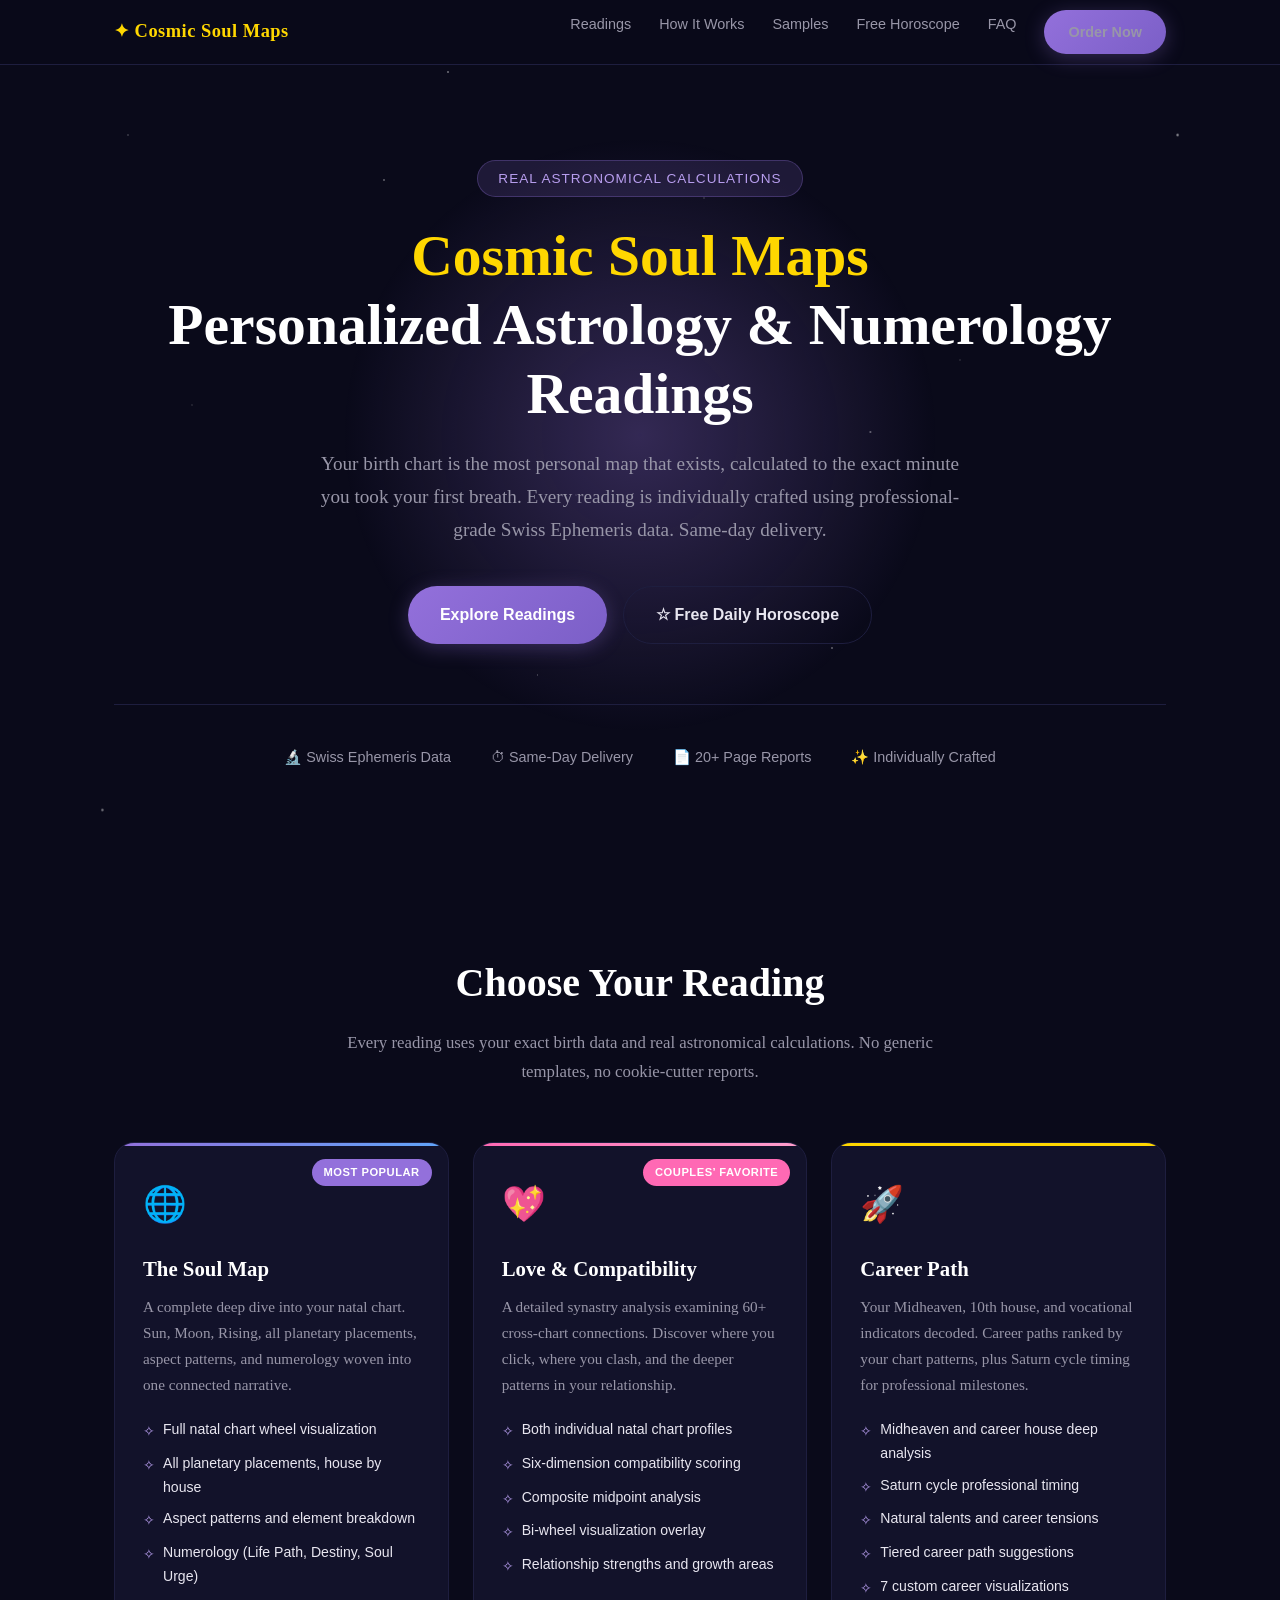
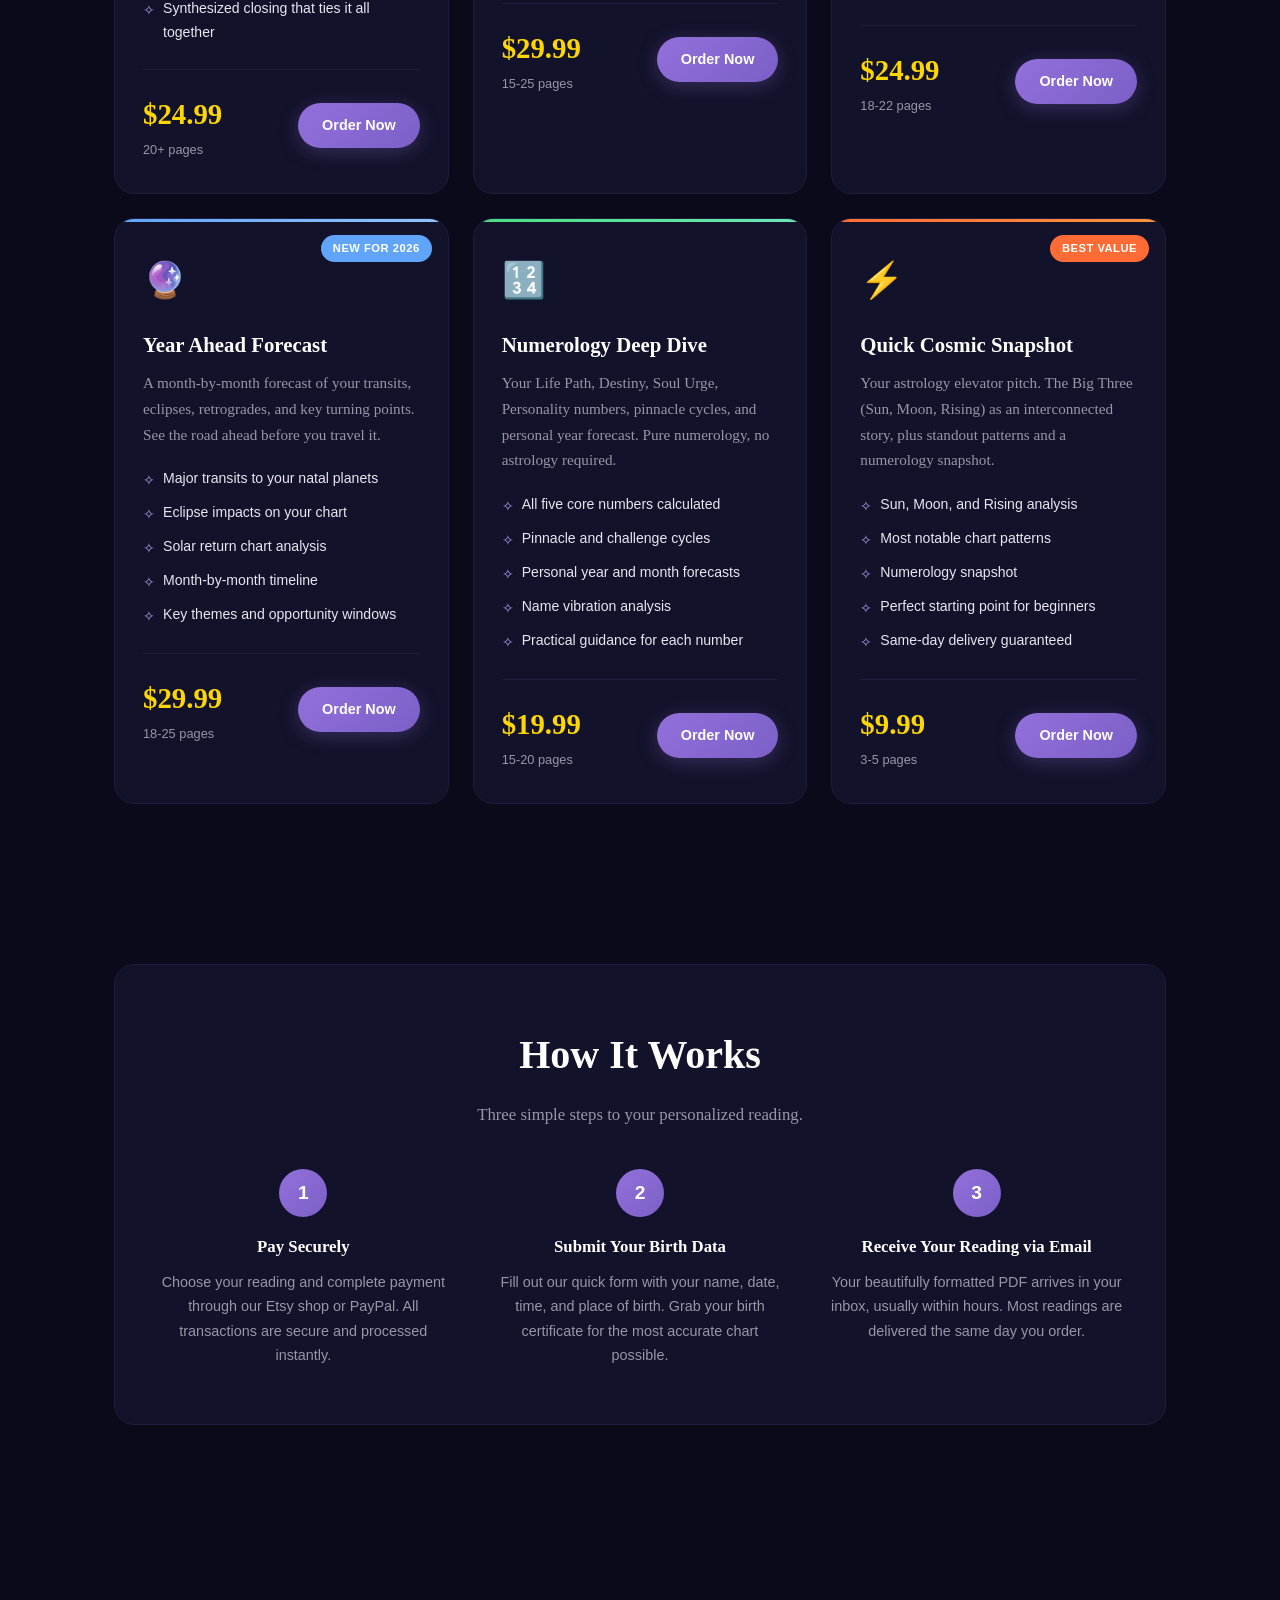
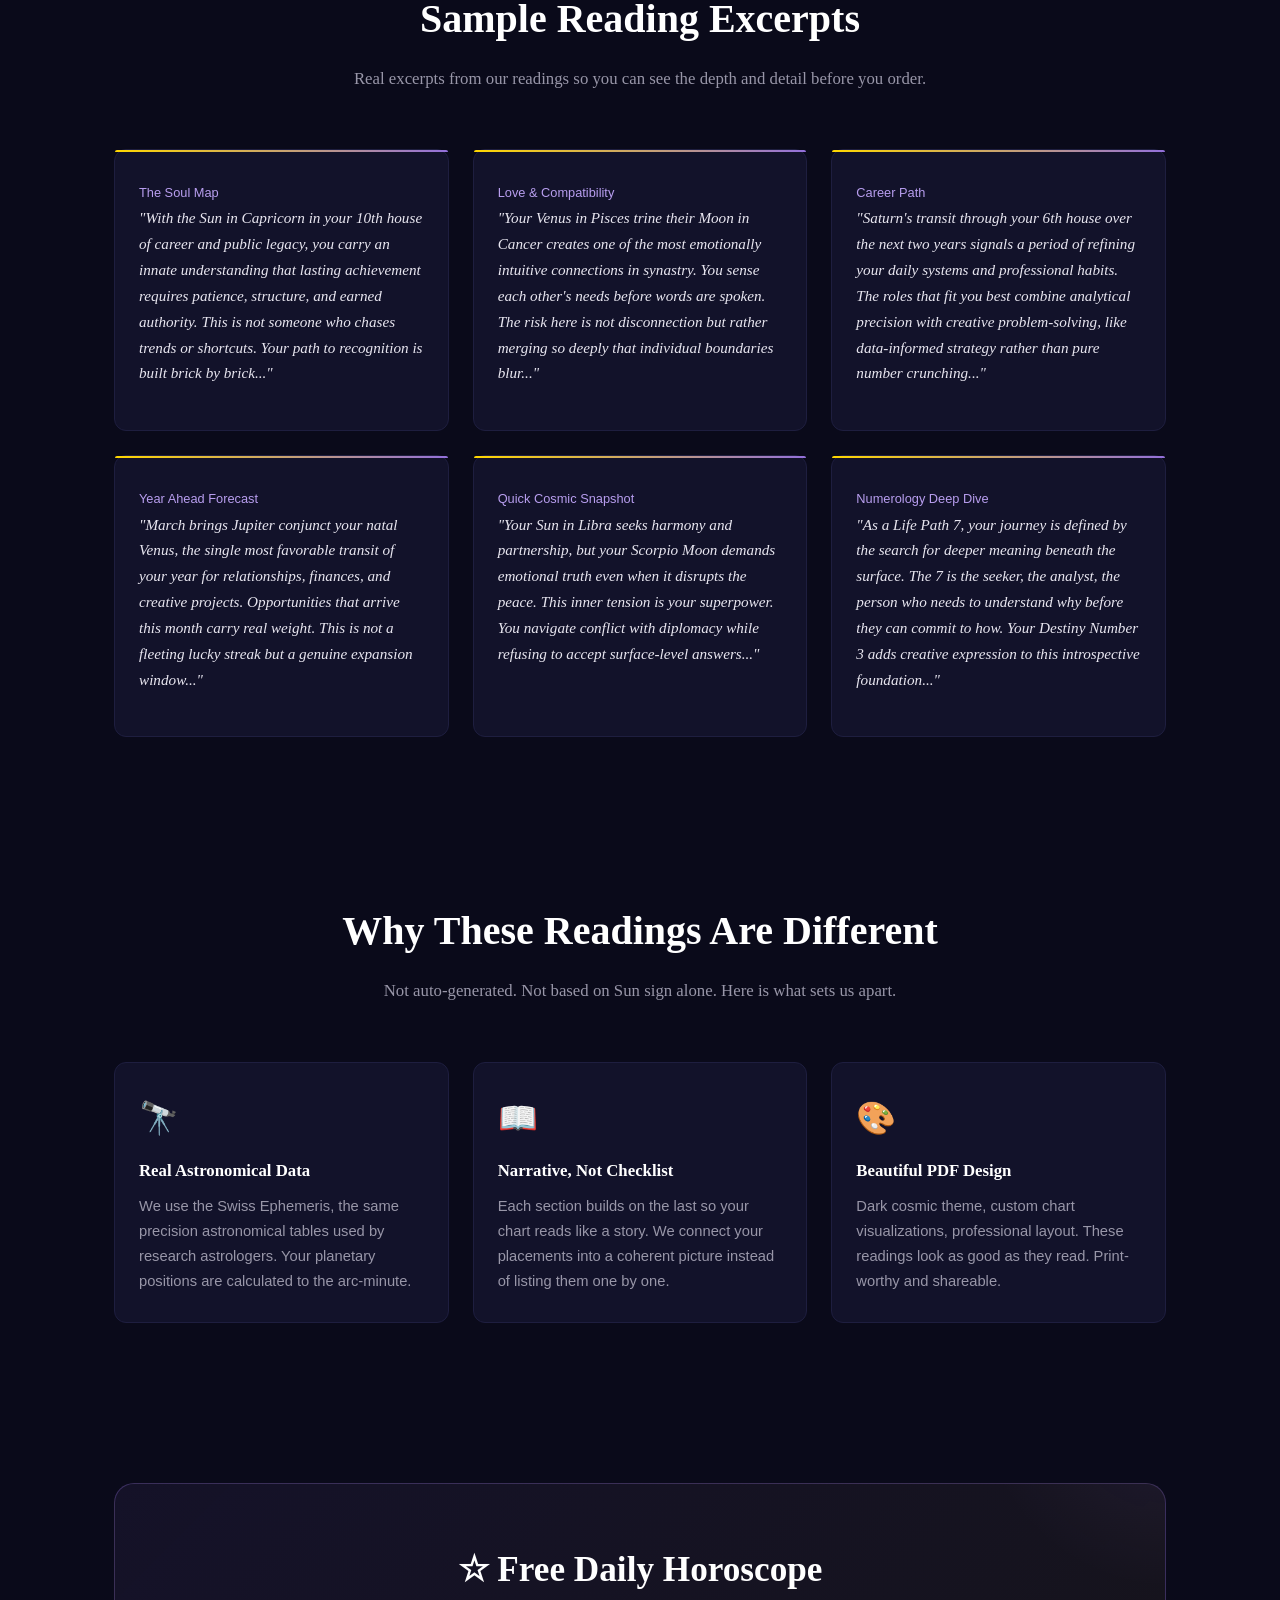
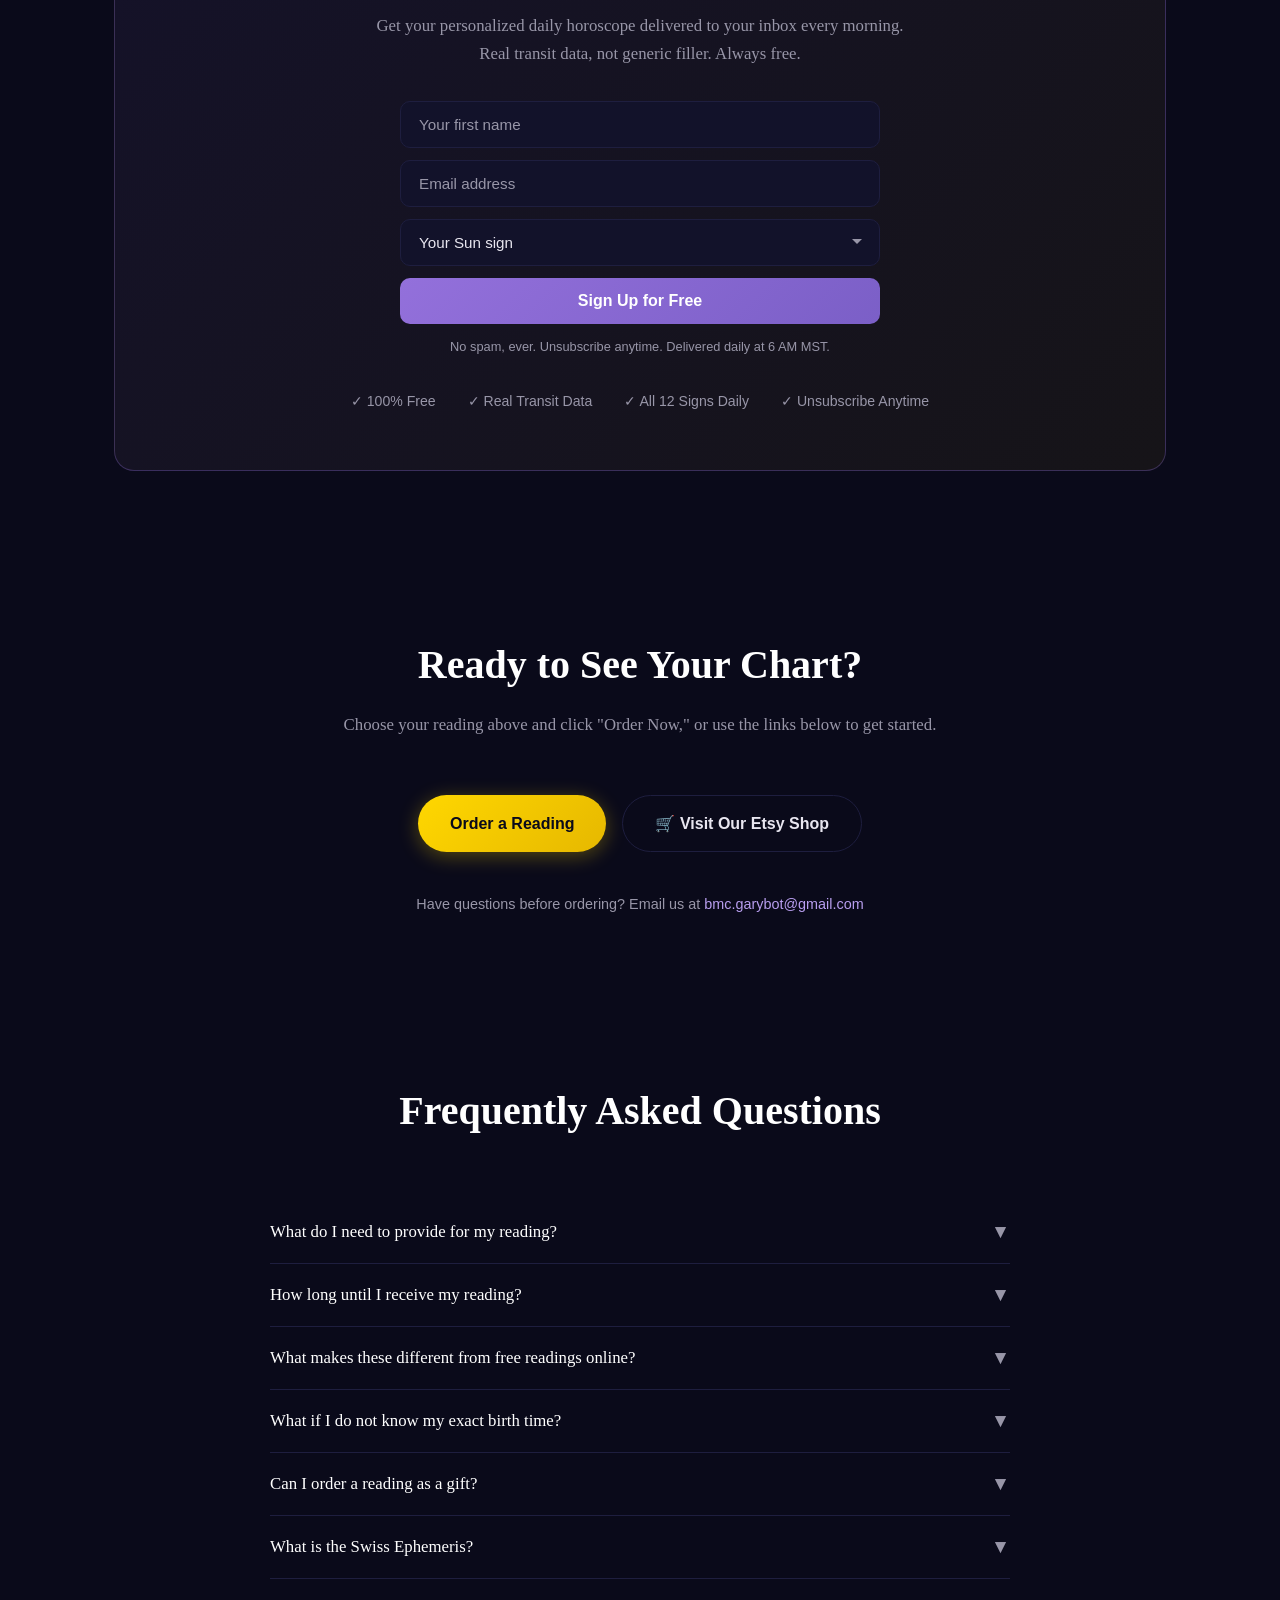
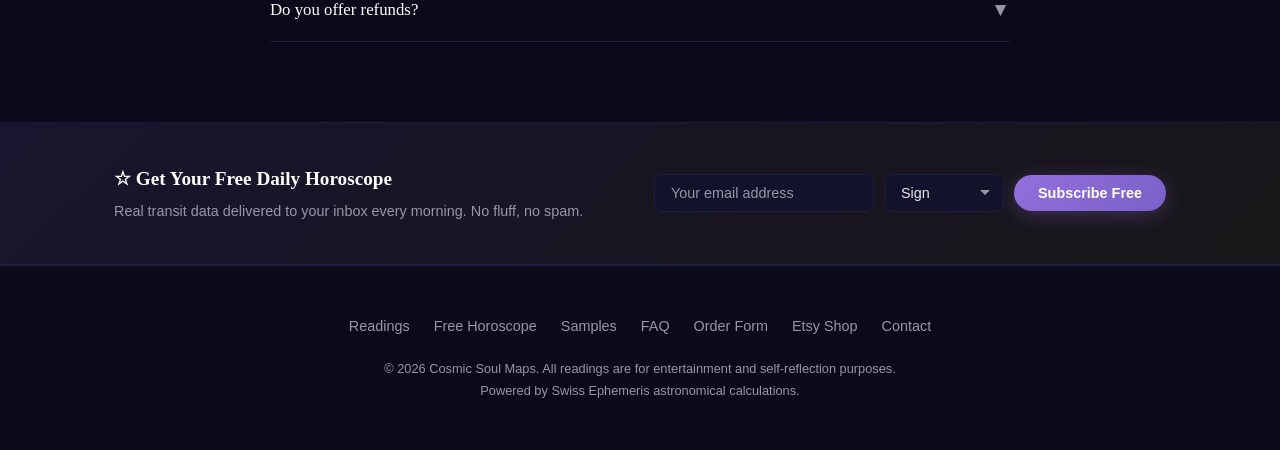
<file: index.html>
<!DOCTYPE html>
<html lang="en">
<head>
    <meta charset="UTF-8">
    <meta name="viewport" content="width=device-width, initial-scale=1.0">
    <title>Cosmic Soul Maps | Personalized Astrology &amp; Numerology Readings</title>
    <meta name="description" content="Professional personalized astrology and numerology readings crafted with real Swiss Ephemeris calculations. Birth chart, career, love compatibility, year ahead forecasts, and numerology deep dives. Same-day PDF delivery.">
    <meta name="keywords" content="birth chart reading, natal chart reading, astrology reading, personalized birth chart, synastry reading, love compatibility astrology, career astrology reading, numerology reading, life path number, year ahead forecast, 2026 astrology, same day astrology reading">
    <meta name="author" content="Cosmic Soul Maps">
    <meta name="robots" content="index, follow">

    <!-- Open Graph -->
    <meta property="og:title" content="Cosmic Soul Maps | Personalized Astrology &amp; Numerology Readings">
    <meta property="og:description" content="Professionally crafted, same-day personalized readings using real astronomical calculations. Birth charts, love compatibility, career guidance, and more.">
    <meta property="og:type" content="website">
    <meta property="og:url" content="https://mycosmicsoulmap.com/">
    <meta property="og:site_name" content="Cosmic Soul Maps">
    <meta property="og:locale" content="en_US">

    <!-- Twitter Card -->
    <meta name="twitter:card" content="summary_large_image">
    <meta name="twitter:title" content="Cosmic Soul Maps | Personalized Astrology &amp; Numerology Readings">
    <meta name="twitter:description" content="Same-day personalized astrology and numerology readings using real Swiss Ephemeris calculations.">

    <link rel="canonical" href="https://mycosmicsoulmap.com/">
    <link rel="icon" type="image/svg+xml" href="favicon.svg">
    <link rel="sitemap" type="application/xml" href="sitemap.xml">

    <!-- Structured Data: Organization -->
    <script type="application/ld+json">
    {
        "@context": "https://schema.org",
        "@type": "ProfessionalService",
        "name": "Cosmic Soul Maps",
        "url": "https://mycosmicsoulmap.com/",
        "description": "Professional personalized astrology and numerology readings crafted with real Swiss Ephemeris calculations. Same-day PDF delivery.",
        "priceRange": "$9.99 - $29.99",
        "email": "bmc.garybot@gmail.com",
        "sameAs": [
            "https://www.etsy.com/shop/CosmicSoulMaps"
        ]
    }
    </script>

    <!-- Structured Data: Products (all 6 reading types) -->
    <script type="application/ld+json">
    [{
        "@context": "https://schema.org",
        "@type": "Product",
        "name": "The Soul Map - Birth Chart Reading",
        "description": "A complete deep dive into your natal chart. Sun, Moon, Rising, all planetary placements, aspect patterns, and numerology woven into one connected narrative. 20+ page personalized PDF.",
        "brand": {"@type": "Brand", "name": "Cosmic Soul Maps"},
        "offers": {
            "@type": "Offer",
            "url": "https://mycosmicsoulmap.com/order.html?reading=natal",
            "priceCurrency": "USD",
            "price": "24.99",
            "availability": "https://schema.org/InStock",
            "deliveryLeadTime": {"@type": "QuantitativeValue", "minValue": 0, "maxValue": 1, "unitCode": "DAY"}
        }
    },
    {
        "@context": "https://schema.org",
        "@type": "Product",
        "name": "Love and Compatibility Reading",
        "description": "A detailed synastry analysis examining 60+ cross-chart connections. Discover where you click, where you clash, and the deeper patterns in your relationship. 15-25 page personalized PDF.",
        "brand": {"@type": "Brand", "name": "Cosmic Soul Maps"},
        "offers": {
            "@type": "Offer",
            "url": "https://mycosmicsoulmap.com/order.html?reading=love",
            "priceCurrency": "USD",
            "price": "29.99",
            "availability": "https://schema.org/InStock",
            "deliveryLeadTime": {"@type": "QuantitativeValue", "minValue": 0, "maxValue": 1, "unitCode": "DAY"}
        }
    },
    {
        "@context": "https://schema.org",
        "@type": "Product",
        "name": "Career Path Astrology Reading",
        "description": "Your Midheaven, 10th house, and vocational indicators decoded. Career paths ranked by your chart patterns, plus Saturn cycle timing for professional milestones. 18-22 page personalized PDF.",
        "brand": {"@type": "Brand", "name": "Cosmic Soul Maps"},
        "offers": {
            "@type": "Offer",
            "url": "https://mycosmicsoulmap.com/order.html?reading=career",
            "priceCurrency": "USD",
            "price": "24.99",
            "availability": "https://schema.org/InStock",
            "deliveryLeadTime": {"@type": "QuantitativeValue", "minValue": 0, "maxValue": 1, "unitCode": "DAY"}
        }
    },
    {
        "@context": "https://schema.org",
        "@type": "Product",
        "name": "Year Ahead Forecast Reading",
        "description": "A month-by-month forecast of your transits, eclipses, retrogrades, and key turning points for the year ahead. 18-25 page personalized PDF.",
        "brand": {"@type": "Brand", "name": "Cosmic Soul Maps"},
        "offers": {
            "@type": "Offer",
            "url": "https://mycosmicsoulmap.com/order.html?reading=forecast",
            "priceCurrency": "USD",
            "price": "29.99",
            "availability": "https://schema.org/InStock",
            "deliveryLeadTime": {"@type": "QuantitativeValue", "minValue": 0, "maxValue": 1, "unitCode": "DAY"}
        }
    },
    {
        "@context": "https://schema.org",
        "@type": "Product",
        "name": "Numerology Deep Dive Reading",
        "description": "Your Life Path, Destiny, Soul Urge, Personality numbers, pinnacle cycles, and personal year forecast. Pure numerology, no astrology required. 15-20 page personalized PDF.",
        "brand": {"@type": "Brand", "name": "Cosmic Soul Maps"},
        "offers": {
            "@type": "Offer",
            "url": "https://mycosmicsoulmap.com/order.html?reading=numerology",
            "priceCurrency": "USD",
            "price": "19.99",
            "availability": "https://schema.org/InStock",
            "deliveryLeadTime": {"@type": "QuantitativeValue", "minValue": 0, "maxValue": 1, "unitCode": "DAY"}
        }
    },
    {
        "@context": "https://schema.org",
        "@type": "Product",
        "name": "Quick Cosmic Snapshot",
        "description": "Your astrology elevator pitch. The Big Three (Sun, Moon, Rising) as an interconnected story, plus standout patterns and a numerology snapshot. 3-5 page personalized PDF.",
        "brand": {"@type": "Brand", "name": "Cosmic Soul Maps"},
        "offers": {
            "@type": "Offer",
            "url": "https://mycosmicsoulmap.com/order.html?reading=quick",
            "priceCurrency": "USD",
            "price": "9.99",
            "availability": "https://schema.org/InStock",
            "deliveryLeadTime": {"@type": "QuantitativeValue", "minValue": 0, "maxValue": 1, "unitCode": "DAY"}
        }
    }]
    </script>

    <!-- Structured Data: FAQPage (enables FAQ rich snippets in Google) -->
    <script type="application/ld+json">
    {
        "@context": "https://schema.org",
        "@type": "FAQPage",
        "mainEntity": [
            {
                "@type": "Question",
                "name": "What do I need to provide for my reading?",
                "acceptedAnswer": {
                    "@type": "Answer",
                    "text": "Your full birth name (first, middle, last), date of birth, exact time of birth (check your birth certificate!), and city/country of birth. For Love readings, we need the same details for both people. If you do not know your exact birth time, let us know and we will work with a noon chart."
                }
            },
            {
                "@type": "Question",
                "name": "How long until I receive my reading?",
                "acceptedAnswer": {
                    "@type": "Answer",
                    "text": "Most readings are delivered same-day, typically within a few hours. We guarantee delivery within 24 hours of receiving your complete birth details and payment confirmation."
                }
            },
            {
                "@type": "Question",
                "name": "What makes these different from free readings online?",
                "acceptedAnswer": {
                    "@type": "Answer",
                    "text": "Free online readings are auto-generated from your Sun sign alone. Our readings use your complete birth chart, calculated with the Swiss Ephemeris (professional-grade astronomical tables). Every placement, aspect, and house is analyzed and woven into a connected narrative. You get 20+ pages of personalized insight, not a paragraph of generic advice."
                }
            },
            {
                "@type": "Question",
                "name": "What if I do not know my exact birth time?",
                "acceptedAnswer": {
                    "@type": "Answer",
                    "text": "We can still create your reading using a noon chart (12:00 PM). Your Sun sign, planetary positions, and numerology will be accurate. The Moon sign and house placements may shift slightly, and we will note that in your reading. For the most accurate results, check your birth certificate or contact the hospital where you were born."
                }
            },
            {
                "@type": "Question",
                "name": "Can I order a reading as a gift?",
                "acceptedAnswer": {
                    "@type": "Answer",
                    "text": "Absolutely! Just provide the recipient's birth details instead of your own. Love and Compatibility readings make especially popular anniversary, engagement, and Valentine's gifts. We can deliver the PDF to your email so you can forward it yourself."
                }
            },
            {
                "@type": "Question",
                "name": "What is the Swiss Ephemeris?",
                "acceptedAnswer": {
                    "@type": "Answer",
                    "text": "The Swiss Ephemeris is a high-precision astronomical calculation library developed by Astrodienst (astro.com). It computes planetary positions with arc-second accuracy going back thousands of years. It is the gold standard for professional astrological software and research."
                }
            },
            {
                "@type": "Question",
                "name": "Do you offer refunds?",
                "acceptedAnswer": {
                    "@type": "Answer",
                    "text": "Because readings are personalized digital products created specifically for you, all sales are final. However, if you have questions about your reading or notice an error in your birth details, we are happy to clarify or correct the chart at no extra charge."
                }
            }
        ]
    }
    </script>

    <!-- Structured Data: WebSite -->
    <script type="application/ld+json">
    {
        "@context": "https://schema.org",
        "@type": "WebSite",
        "name": "Cosmic Soul Maps",
        "url": "https://mycosmicsoulmap.com/",
        "description": "Personalized astrology and numerology readings using real Swiss Ephemeris calculations."
    }
    </script>

    <link rel="stylesheet" href="style.css">
</head>
<body>
<div class="stars"></div>
<nav class="nav" id="nav">
    <div class="nav-inner">
        <a href="/" class="nav-logo">&#10022; Cosmic Soul Maps</a>
        <button class="nav-toggle" onclick="document.querySelector('.nav-links').classList.toggle('active')" aria-label="Menu">&#9776;</button>
        <ul class="nav-links">
            <li><a href="#readings">Readings</a></li>
            <li><a href="#how-it-works">How It Works</a></li>
            <li><a href="#samples">Samples</a></li>
            <li><a href="#horoscope">Free Horoscope</a></li>
            <li><a href="#faq">FAQ</a></li>
            <li><a href="order.html" class="btn btn-primary btn-sm">Order Now</a></li>
        </ul>
    </div>
</nav>

<section class="hero">
    <div class="container">
        <div class="hero-badge">Real Astronomical Calculations</div>
        <h1><span class="gold">Cosmic Soul Maps</span><br>Personalized Astrology &amp; Numerology Readings</h1>
        <p class="hero-desc">Your birth chart is the most personal map that exists, calculated to the exact minute you took your first breath. Every reading is individually crafted using professional-grade Swiss Ephemeris data. Same-day delivery.</p>
        <div class="hero-cta">
            <a href="#readings" class="btn btn-primary">Explore Readings</a>
            <a href="#horoscope" class="btn btn-secondary">&#9734; Free Daily Horoscope</a>
        </div>
        <div class="trust-bar">
            <div class="trust-item">&#128300; Swiss Ephemeris Data</div>
            <div class="trust-item">&#9201; Same-Day Delivery</div>
            <div class="trust-item">&#128196; 20+ Page Reports</div>
            <div class="trust-item">&#10024; Individually Crafted</div>
        </div>
    </div>
</section>

<section id="readings">
<div class="container">
    <div class="section-header">
        <h2>Choose Your Reading</h2>
        <p>Every reading uses your exact birth data and real astronomical calculations. No generic templates, no cookie-cutter reports.</p>
    </div>
    <div class="products-grid">
        <div class="pc natal">
            <span class="badge badge-popular">Most Popular</span>
            <div class="pc-icon">&#127760;</div>
            <h3>The Soul Map</h3>
            <p class="pc-desc">A complete deep dive into your natal chart. Sun, Moon, Rising, all planetary placements, aspect patterns, and numerology woven into one connected narrative.</p>
            <ul class="pc-features">
                <li>Full natal chart wheel visualization</li>
                <li>All planetary placements, house by house</li>
                <li>Aspect patterns and element breakdown</li>
                <li>Numerology (Life Path, Destiny, Soul Urge)</li>
                <li>Synthesized closing that ties it all together</li>
            </ul>
            <div class="pc-footer">
                <div><span class="price">$24.99</span><div class="pages">20+ pages</div></div>
                <a href="order.html?reading=natal" class="btn btn-primary btn-sm">Order Now</a>
            </div>
        </div>

        <div class="pc love">
            <span class="badge badge-couple">Couples&rsquo; Favorite</span>
            <div class="pc-icon">&#128150;</div>
            <h3>Love &amp; Compatibility</h3>
            <p class="pc-desc">A detailed synastry analysis examining 60+ cross-chart connections. Discover where you click, where you clash, and the deeper patterns in your relationship.</p>
            <ul class="pc-features">
                <li>Both individual natal chart profiles</li>
                <li>Six-dimension compatibility scoring</li>
                <li>Composite midpoint analysis</li>
                <li>Bi-wheel visualization overlay</li>
                <li>Relationship strengths and growth areas</li>
            </ul>
            <div class="pc-footer">
                <div><span class="price">$29.99</span><div class="pages">15-25 pages</div></div>
                <a href="order.html?reading=love" class="btn btn-primary btn-sm">Order Now</a>
            </div>
        </div>

        <div class="pc career">
            <div class="pc-icon">&#128640;</div>
            <h3>Career Path</h3>
            <p class="pc-desc">Your Midheaven, 10th house, and vocational indicators decoded. Career paths ranked by your chart patterns, plus Saturn cycle timing for professional milestones.</p>
            <ul class="pc-features">
                <li>Midheaven and career house deep analysis</li>
                <li>Saturn cycle professional timing</li>
                <li>Natural talents and career tensions</li>
                <li>Tiered career path suggestions</li>
                <li>7 custom career visualizations</li>
            </ul>
            <div class="pc-footer">
                <div><span class="price">$24.99</span><div class="pages">18-22 pages</div></div>
                <a href="order.html?reading=career" class="btn btn-primary btn-sm">Order Now</a>
            </div>
        </div>

        <div class="pc forecast">
            <span class="badge badge-new">New for 2026</span>
            <div class="pc-icon">&#128302;</div>
            <h3>Year Ahead Forecast</h3>
            <p class="pc-desc">A month-by-month forecast of your transits, eclipses, retrogrades, and key turning points. See the road ahead before you travel it.</p>
            <ul class="pc-features">
                <li>Major transits to your natal planets</li>
                <li>Eclipse impacts on your chart</li>
                <li>Solar return chart analysis</li>
                <li>Month-by-month timeline</li>
                <li>Key themes and opportunity windows</li>
            </ul>
            <div class="pc-footer">
                <div><span class="price">$29.99</span><div class="pages">18-25 pages</div></div>
                <a href="order.html?reading=forecast" class="btn btn-primary btn-sm">Order Now</a>
            </div>
        </div>

        <div class="pc numerology">
            <div class="pc-icon">&#128290;</div>
            <h3>Numerology Deep Dive</h3>
            <p class="pc-desc">Your Life Path, Destiny, Soul Urge, Personality numbers, pinnacle cycles, and personal year forecast. Pure numerology, no astrology required.</p>
            <ul class="pc-features">
                <li>All five core numbers calculated</li>
                <li>Pinnacle and challenge cycles</li>
                <li>Personal year and month forecasts</li>
                <li>Name vibration analysis</li>
                <li>Practical guidance for each number</li>
            </ul>
            <div class="pc-footer">
                <div><span class="price">$19.99</span><div class="pages">15-20 pages</div></div>
                <a href="order.html?reading=numerology" class="btn btn-primary btn-sm">Order Now</a>
            </div>
        </div>

        <div class="pc quick">
            <span class="badge badge-value">Best Value</span>
            <div class="pc-icon">&#9889;</div>
            <h3>Quick Cosmic Snapshot</h3>
            <p class="pc-desc">Your astrology elevator pitch. The Big Three (Sun, Moon, Rising) as an interconnected story, plus standout patterns and a numerology snapshot.</p>
            <ul class="pc-features">
                <li>Sun, Moon, and Rising analysis</li>
                <li>Most notable chart patterns</li>
                <li>Numerology snapshot</li>
                <li>Perfect starting point for beginners</li>
                <li>Same-day delivery guaranteed</li>
            </ul>
            <div class="pc-footer">
                <div><span class="price">$9.99</span><div class="pages">3-5 pages</div></div>
                <a href="order.html?reading=quick" class="btn btn-primary btn-sm">Order Now</a>
            </div>
        </div>
    </div>
</div>
</section>

<section id="how-it-works">
<div class="container">
    <div class="hiw">
        <div class="section-header" style="margin-bottom:0">
            <h2>How It Works</h2>
            <p>Three simple steps to your personalized reading.</p>
        </div>
        <div class="steps">
            <div class="step">
                <div class="step-num">1</div>
                <h4>Pay Securely</h4>
                <p>Choose your reading and complete payment through our Etsy shop or PayPal. All transactions are secure and processed instantly.</p>
            </div>
            <div class="step">
                <div class="step-num">2</div>
                <h4>Submit Your Birth Data</h4>
                <p>Fill out our quick form with your name, date, time, and place of birth. Grab your birth certificate for the most accurate chart possible.</p>
            </div>
            <div class="step">
                <div class="step-num">3</div>
                <h4>Receive Your Reading via Email</h4>
                <p>Your beautifully formatted PDF arrives in your inbox, usually within hours. Most readings are delivered the same day you order.</p>
            </div>
        </div>
    </div>
</div>
</section>

<section id="samples">
<div class="container">
    <div class="section-header">
        <h2>Sample Reading Excerpts</h2>
        <p>Real excerpts from our readings so you can see the depth and detail before you order.</p>
    </div>
    <div class="testimonials-grid">
        <div class="testimonial-card">
            <span class="testimonial-product">The Soul Map</span>
            <p class="testimonial-text">"With the Sun in Capricorn in your 10th house of career and public legacy, you carry an innate understanding that lasting achievement requires patience, structure, and earned authority. This is not someone who chases trends or shortcuts. Your path to recognition is built brick by brick..."</p>
        </div>
        <div class="testimonial-card">
            <span class="testimonial-product">Love &amp; Compatibility</span>
            <p class="testimonial-text">"Your Venus in Pisces trine their Moon in Cancer creates one of the most emotionally intuitive connections in synastry. You sense each other's needs before words are spoken. The risk here is not disconnection but rather merging so deeply that individual boundaries blur..."</p>
        </div>
        <div class="testimonial-card">
            <span class="testimonial-product">Career Path</span>
            <p class="testimonial-text">"Saturn's transit through your 6th house over the next two years signals a period of refining your daily systems and professional habits. The roles that fit you best combine analytical precision with creative problem-solving, like data-informed strategy rather than pure number crunching..."</p>
        </div>
        <div class="testimonial-card">
            <span class="testimonial-product">Year Ahead Forecast</span>
            <p class="testimonial-text">"March brings Jupiter conjunct your natal Venus, the single most favorable transit of your year for relationships, finances, and creative projects. Opportunities that arrive this month carry real weight. This is not a fleeting lucky streak but a genuine expansion window..."</p>
        </div>
        <div class="testimonial-card">
            <span class="testimonial-product">Quick Cosmic Snapshot</span>
            <p class="testimonial-text">"Your Sun in Libra seeks harmony and partnership, but your Scorpio Moon demands emotional truth even when it disrupts the peace. This inner tension is your superpower. You navigate conflict with diplomacy while refusing to accept surface-level answers..."</p>
        </div>
        <div class="testimonial-card">
            <span class="testimonial-product">Numerology Deep Dive</span>
            <p class="testimonial-text">"As a Life Path 7, your journey is defined by the search for deeper meaning beneath the surface. The 7 is the seeker, the analyst, the person who needs to understand why before they can commit to how. Your Destiny Number 3 adds creative expression to this introspective foundation..."</p>
        </div>
    </div>
</div>
</section>

<section>
<div class="container">
    <div class="section-header">
        <h2>Why These Readings Are Different</h2>
        <p>Not auto-generated. Not based on Sun sign alone. Here is what sets us apart.</p>
    </div>
    <div class="why-grid">
        <div class="why-card">
            <div class="icon">&#128301;</div>
            <h4>Real Astronomical Data</h4>
            <p>We use the Swiss Ephemeris, the same precision astronomical tables used by research astrologers. Your planetary positions are calculated to the arc-minute.</p>
        </div>
        <div class="why-card">
            <div class="icon">&#128214;</div>
            <h4>Narrative, Not Checklist</h4>
            <p>Each section builds on the last so your chart reads like a story. We connect your placements into a coherent picture instead of listing them one by one.</p>
        </div>
        <div class="why-card">
            <div class="icon">&#127912;</div>
            <h4>Beautiful PDF Design</h4>
            <p>Dark cosmic theme, custom chart visualizations, professional layout. These readings look as good as they read. Print-worthy and shareable.</p>
        </div>
    </div>
</div>
</section>

<section id="horoscope">
<div class="container">
    <div class="hs">
        <h2>&#9734; Free Daily Horoscope</h2>
        <p class="subtitle">Get your personalized daily horoscope delivered to your inbox every morning. Real transit data, not generic filler. Always free.</p>
        <form class="hf" id="horoscopeForm" onsubmit="return submitHoroscope(event)">
            <div class="fr">
                <input type="text" name="name" placeholder="Your first name" required>
            </div>
            <div class="fr">
                <input type="email" name="email" placeholder="Email address" required>
            </div>
            <div class="fr">
                <select name="sign" required>
                    <option value="" disabled selected>Your Sun sign</option>
                    <option>Aries</option><option>Taurus</option><option>Gemini</option>
                    <option>Cancer</option><option>Leo</option><option>Virgo</option>
                    <option>Libra</option><option>Scorpio</option><option>Sagittarius</option>
                    <option>Capricorn</option><option>Aquarius</option><option>Pisces</option>
                </select>
            </div>
            <button type="submit" class="fsub" id="horoscopeBtn">Sign Up for Free</button>
            <p class="fnote">No spam, ever. Unsubscribe anytime. Delivered daily at 6 AM MST.</p>
        </form>
        <div class="fsucc" id="horoscopeSuccess">
            &#10024; You are in! Check your inbox tomorrow morning for your first personalized horoscope.
        </div>
        <div class="hperks">
            <span>&#10003; 100% Free</span>
            <span>&#10003; Real Transit Data</span>
            <span>&#10003; All 12 Signs Daily</span>
            <span>&#10003; Unsubscribe Anytime</span>
        </div>
    </div>
</div>
</section>

<section id="order">
<div class="container">
    <div class="section-header">
        <h2>Ready to See Your Chart?</h2>
        <p>Choose your reading above and click "Order Now," or use the links below to get started.</p>
    </div>
    <div style="display:flex;gap:16px;justify-content:center;flex-wrap:wrap;margin-bottom:40px">
        <a href="order.html" class="btn btn-gold">Order a Reading</a>
        <a href="https://www.etsy.com/shop/CosmicSoulMaps" target="_blank" rel="noopener" class="btn btn-secondary">&#128722; Visit Our Etsy Shop</a>
    </div>
    <p style="text-align:center;color:var(--text-dim);font-size:.9rem;font-family:-apple-system,BlinkMacSystemFont,'Segoe UI',sans-serif;">Have questions before ordering? Email us at <a href="mailto:bmc.garybot@gmail.com" style="color:var(--accent-light);text-decoration:none">bmc.garybot@gmail.com</a></p>
</div>
</section>

<section id="faq">
<div class="container">
    <div class="section-header">
        <h2>Frequently Asked Questions</h2>
    </div>
    <div class="faq-list">
        <div class="faq-item">
            <button class="faq-q" onclick="toggleFaq(this)">What do I need to provide for my reading? <span class="faq-arrow">&#9660;</span></button>
            <div class="faq-a"><div class="faq-ai">Your full birth name (first, middle, last), date of birth, exact time of birth (check your birth certificate!), and city/country of birth. For Love readings, we need the same details for both people. If you do not know your exact birth time, let us know and we will work with a noon chart.</div></div>
        </div>
        <div class="faq-item">
            <button class="faq-q" onclick="toggleFaq(this)">How long until I receive my reading? <span class="faq-arrow">&#9660;</span></button>
            <div class="faq-a"><div class="faq-ai">Most readings are delivered same-day, typically within a few hours. We guarantee delivery within 24 hours of receiving your complete birth details and payment confirmation.</div></div>
        </div>
        <div class="faq-item">
            <button class="faq-q" onclick="toggleFaq(this)">What makes these different from free readings online? <span class="faq-arrow">&#9660;</span></button>
            <div class="faq-a"><div class="faq-ai">Free online readings are auto-generated from your Sun sign alone. Our readings use your complete birth chart, calculated with the Swiss Ephemeris (professional-grade astronomical tables). Every placement, aspect, and house is analyzed and woven into a connected narrative. You get 20+ pages of personalized insight, not a paragraph of generic advice.</div></div>
        </div>
        <div class="faq-item">
            <button class="faq-q" onclick="toggleFaq(this)">What if I do not know my exact birth time? <span class="faq-arrow">&#9660;</span></button>
            <div class="faq-a"><div class="faq-ai">We can still create your reading using a noon chart (12:00 PM). Your Sun sign, planetary positions, and numerology will be accurate. The Moon sign and house placements may shift slightly, and we will note that in your reading. For the most accurate results, check your birth certificate or contact the hospital where you were born.</div></div>
        </div>
        <div class="faq-item">
            <button class="faq-q" onclick="toggleFaq(this)">Can I order a reading as a gift? <span class="faq-arrow">&#9660;</span></button>
            <div class="faq-a"><div class="faq-ai">Absolutely! Just provide the recipient's birth details instead of your own. Love &amp; Compatibility readings make especially popular anniversary, engagement, and Valentine's gifts. We can deliver the PDF to your email so you can forward it yourself.</div></div>
        </div>
        <div class="faq-item">
            <button class="faq-q" onclick="toggleFaq(this)">What is the Swiss Ephemeris? <span class="faq-arrow">&#9660;</span></button>
            <div class="faq-a"><div class="faq-ai">The Swiss Ephemeris is a high-precision astronomical calculation library developed by Astrodienst (astro.com). It computes planetary positions with arc-second accuracy going back thousands of years. It is the gold standard for professional astrological software and research. When we say your chart is calculated precisely, we mean it.</div></div>
        </div>
        <div class="faq-item">
            <button class="faq-q" onclick="toggleFaq(this)">Do you offer refunds? <span class="faq-arrow">&#9660;</span></button>
            <div class="faq-a"><div class="faq-ai">Because readings are personalized digital products created specifically for you, all sales are final. However, if you have questions about your reading or notice an error in your birth details, we are happy to clarify or correct the chart at no extra charge.</div></div>
        </div>
    </div>
</div>
</section>

<!-- Email Capture Footer Banner -->
<section class="email-capture-banner">
    <div class="container">
        <div class="email-capture-inner">
            <div class="email-capture-text">
                <h3>&#9734; Get Your Free Daily Horoscope</h3>
                <p>Real transit data delivered to your inbox every morning. No fluff, no spam.</p>
            </div>
            <form class="email-capture-form" id="footerHoroscopeForm" onsubmit="return submitFooterHoroscope(event)">
                <input type="email" name="email" placeholder="Your email address" required>
                <select name="sign" required>
                    <option value="" disabled selected>Sign</option>
                    <option>Aries</option><option>Taurus</option><option>Gemini</option>
                    <option>Cancer</option><option>Leo</option><option>Virgo</option>
                    <option>Libra</option><option>Scorpio</option><option>Sagittarius</option>
                    <option>Capricorn</option><option>Aquarius</option><option>Pisces</option>
                </select>
                <button type="submit" class="btn btn-primary btn-sm" id="footerHoroscopeBtn">Subscribe Free</button>
            </form>
            <div class="fsucc" id="footerHoroscopeSuccess" style="display:none;margin-top:12px">
                &#10024; You are signed up! Look for your first horoscope tomorrow morning.
            </div>
        </div>
    </div>
</section>

<footer class="footer">
    <div class="container">
        <div class="footer-links">
            <a href="#readings">Readings</a>
            <a href="#horoscope">Free Horoscope</a>
            <a href="#samples">Samples</a>
            <a href="#faq">FAQ</a>
            <a href="order.html">Order Form</a>
            <a href="https://www.etsy.com/shop/CosmicSoulMaps" target="_blank" rel="noopener">Etsy Shop</a>
            <a href="mailto:bmc.garybot@gmail.com">Contact</a>
        </div>
        <p class="footer-copy">&copy; 2026 Cosmic Soul Maps. All readings are for entertainment and self-reflection purposes.<br>Powered by Swiss Ephemeris astronomical calculations.</p>
    </div>
</footer>

<script>
// FAQ toggle
function toggleFaq(btn) {
    const item = btn.parentElement;
    const answer = item.querySelector('.faq-a');
    const wasActive = item.classList.contains('active');
    document.querySelectorAll('.faq-item.active').forEach(i => {
        i.classList.remove('active');
        i.querySelector('.faq-a').style.maxHeight = '0';
    });
    if (!wasActive) {
        item.classList.add('active');
        answer.style.maxHeight = answer.scrollHeight + 'px';
    }
}

// Horoscope form submission (main section)
function submitHoroscope(e) {
    e.preventDefault();
    const form = document.getElementById('horoscopeForm');
    const btn = document.getElementById('horoscopeBtn');
    const formData = new FormData(form);
    const data = Object.fromEntries(formData);
    btn.disabled = true;
    btn.textContent = 'Signing up...';

    const signups = JSON.parse(localStorage.getItem('csm_horoscope_signups') || '[]');
    signups.push({...data, timestamp: new Date().toISOString(), source: 'main'});
    localStorage.setItem('csm_horoscope_signups', JSON.stringify(signups));

    formData.append('_subject', 'New Horoscope Signup: ' + (data.email || data.horoscope_email || 'unknown'));
    formData.append('_template', 'table');
    formData.append('_captcha', 'false');
    formData.append('source', 'main');

    fetch('https://formsubmit.co/ajax/bmc.garybot@gmail.com', {
        method: 'POST',
        headers: {'Accept': 'application/json'},
        body: formData
    }).then(r => r.json()).then(result => {
        form.style.display = 'none';
        document.getElementById('horoscopeSuccess').style.display = 'block';
    }).catch(err => {
        console.warn('Signup network error, saved locally:', err);
        form.style.display = 'none';
        document.getElementById('horoscopeSuccess').style.display = 'block';
    });
    return false;
}

// Footer email capture
function submitFooterHoroscope(e) {
    e.preventDefault();
    const form = document.getElementById('footerHoroscopeForm');
    const btn = document.getElementById('footerHoroscopeBtn');
    const formData = new FormData(form);
    const data = Object.fromEntries(formData);
    btn.disabled = true;
    btn.textContent = 'Signing up...';

    const signups = JSON.parse(localStorage.getItem('csm_horoscope_signups') || '[]');
    signups.push({...data, timestamp: new Date().toISOString(), source: 'footer'});
    localStorage.setItem('csm_horoscope_signups', JSON.stringify(signups));

    formData.append('_subject', 'New Horoscope Signup: ' + (data.email || data.horoscope_email || 'unknown'));
    formData.append('_template', 'table');
    formData.append('_captcha', 'false');
    formData.append('source', 'footer');

    fetch('https://formsubmit.co/ajax/bmc.garybot@gmail.com', {
        method: 'POST',
        headers: {'Accept': 'application/json'},
        body: formData
    }).then(r => r.json()).then(result => {
        form.style.display = 'none';
        document.getElementById('footerHoroscopeSuccess').style.display = 'block';
    }).catch(err => {
        console.warn('Signup network error, saved locally:', err);
        form.style.display = 'none';
        document.getElementById('footerHoroscopeSuccess').style.display = 'block';
    });
    return false;
}

// Nav scroll shadow
window.addEventListener('scroll', () => {
    document.getElementById('nav').classList.toggle('scrolled', window.scrollY > 10);
});

// Close mobile nav on link click
document.querySelectorAll('.nav-links a').forEach(a => {
    a.addEventListener('click', () => {
        document.querySelector('.nav-links').classList.remove('active');
    });
});
</script>
</body>
</html>
</file>
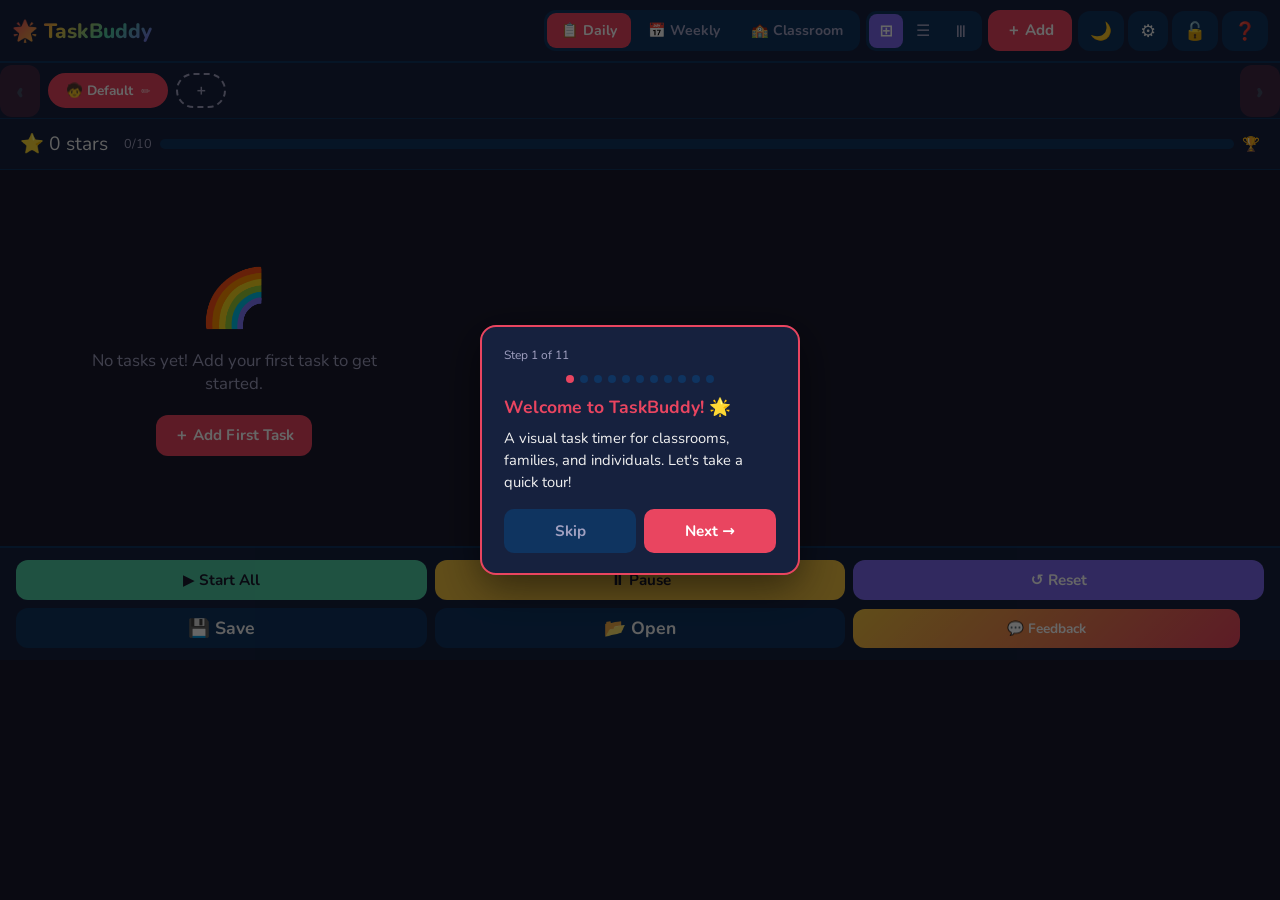
<file: visual-timer/index.html>
<!DOCTYPE html>
<html lang="en">
<head>
<meta charset="UTF-8">
<meta name="viewport" content="width=device-width, initial-scale=1.0, user-scalable=no">
<title>TaskBuddy — Visual Task Timer</title>
<meta name="description" content="Visual task timer designed for autism & special needs. Colorful timers, photo reveals, rewards, and accessibility features.">
<meta name="theme-color" content="#1a1a2e">
<link rel="preconnect" href="https://fonts.googleapis.com">
<link href="https://fonts.googleapis.com/css2?family=OpenDyslexic:wght@400;700&family=Nunito:wght@400;600;700;800&display=swap" rel="stylesheet">
<style>
  :root {
    --bg: #1a1a2e;
    --surface: #16213e;
    --surface2: #0f3460;
    --text: #f0f0f0;
    --text-dim: #a0a0c0;
    --accent: #e94560;
    --success: #4ecca3;
    --warning: #f0c040;
    --info: #7b68ee;
    --font-main: 'Nunito', system-ui, sans-serif;
    --radius: 18px;
  }
  :root.light {
    --bg: #f0f2f5;
    --surface: #ffffff;
    --surface2: #e0e0e8;
    --text: #000000;
    --text-dim: #444444;
  }
  :root.dyslexic { --font-main: 'OpenDyslexic', sans-serif; }

  /* Theme presets */
  :root.theme-ocean { --bg: #0a1628; --surface: #0d2137; --surface2: #163a5c; --accent: #00b4d8; --success: #06d6a0; --info: #48cae4; }
  :root.theme-jungle { --bg: #0b1a0b; --surface: #142814; --surface2: #1e3d1e; --accent: #ff6b35; --success: #8ac926; --info: #06d6a0; }
  :root.theme-space { --bg: #0b0025; --surface: #150040; --surface2: #250066; --accent: #ff006e; --success: #8338ec; --info: #3a86ff; }
  :root.theme-candy { --bg: #2d1b33; --surface: #3d2645; --surface2: #5c3d6e; --accent: #ff6b9d; --success: #c0eb75; --info: #ffd166; --warning: #ff9a76; }
  :root.theme-ocean.light { --bg: #e8f4f8; --surface: #fff; --surface2: #c5e4ed; }
  :root.theme-jungle.light { --bg: #edf5ed; --surface: #fff; --surface2: #c5dcc5; }
  :root.theme-space.light { --bg: #f0ecf5; --surface: #fff; --surface2: #d5c8e8; }
  :root.theme-candy.light { --bg: #fce8ef; --surface: #fff; --surface2: #f0c5d4; }

  * { margin: 0; padding: 0; box-sizing: border-box; }
  body {
    font-family: var(--font-main);
    background: var(--bg);
    color: var(--text);
    min-height: 100vh;
    overflow-x: hidden;
    transition: background 0.3s, color 0.3s;
  }

  /* ===== TOP BAR ===== */
  .top-bar {
    display: flex; align-items: center; flex-wrap: wrap;
    padding: 10px 12px; background: var(--surface);
    border-bottom: 2px solid var(--surface2); gap: 8px;
  }
  .top-bar h1 {
    font-size: 1.3rem; font-weight: 800;
    background: linear-gradient(135deg, #e94560, #f0c040, #4ecca3, #7b68ee);
    -webkit-background-clip: text; -webkit-text-fill-color: transparent; background-clip: text;
    white-space: nowrap; flex-shrink: 0;
  }
  .top-bar-controls { display: flex; gap: 6px; align-items: center; flex-wrap: wrap; flex: 1; justify-content: flex-end; }
  .top-bar-right { display: flex; gap: 4px; align-items: center; flex-shrink: 0; }

  /* ===== BUTTONS ===== */
  button {
    border: none; border-radius: 12px; padding: 10px 18px;
    font-size: 0.95rem; font-weight: 700; cursor: pointer;
    font-family: var(--font-main);
    transition: transform 0.12s, box-shadow 0.2s, opacity 0.2s;
    -webkit-tap-highlight-color: transparent;
  }
  button:hover { transform: scale(1.03); }
  button:active { transform: scale(0.96); }
  .btn-primary { background: var(--accent); color: #fff; }
  .btn-success { background: var(--success); color: #1a1a2e; }
  .btn-warning { background: var(--warning); color: #1a1a2e; }
  .btn-info { background: var(--info); color: #fff; }
  .btn-small { padding: 8px 14px; font-size: 0.85rem; border-radius: 10px; }
  .btn-icon { padding: 8px 12px; font-size: 1.1rem; border-radius: 12px; background: var(--surface2); color: var(--text); }

  /* ===== VIEW / LAYOUT TABS ===== */
  .view-tabs { display: flex; gap: 3px; background: var(--surface2); border-radius: 12px; padding: 3px; }
  .view-tab { padding: 8px 14px; border-radius: 9px; background: transparent; color: var(--text-dim); font-size: 0.88rem; }
  .view-tab.active { background: var(--accent); color: #fff; }
  .layout-toggles { display: flex; gap: 3px; background: var(--surface2); border-radius: 10px; padding: 3px; }
  .layout-btn { padding: 6px 10px; border-radius: 8px; background: transparent; color: var(--text-dim); font-size: 1rem; }
  .layout-btn.active { background: var(--info); color: #fff; }

  /* ===== CLASSROOM VIEW ===== */
  .classroom-container { display: flex; gap: 16px; padding: 16px; overflow-x: auto; min-height: 60vh; }
  .classroom-column {
    flex: 0 0 280px; background: var(--surface); border-radius: var(--radius);
    border: 2px solid var(--surface2); overflow: hidden; display: flex; flex-direction: column;
  }
  .classroom-header {
    padding: 14px 16px; background: var(--surface2); text-align: center;
    font-weight: 800; font-size: 1.1rem; border-bottom: 2px solid var(--surface2);
    display: flex; align-items: center; justify-content: center; gap: 8px;
  }
  .classroom-header .student-emoji { font-size: 1.6rem; }
  .classroom-tasks { padding: 10px; display: flex; flex-direction: column; gap: 10px; flex: 1; overflow-y: auto; }
  .classroom-task {
    background: var(--bg); border-radius: 12px; padding: 12px;
    border: 2px solid var(--surface2); transition: border-color 0.3s;
  }
  .classroom-task.active { border-color: var(--accent); }
  .classroom-task.completed { border-color: var(--success); opacity: 0.7; }
  .classroom-task .ct-name { font-weight: 700; font-size: 0.9rem; margin-bottom: 4px; }
  .classroom-task .ct-time { font-size: 1.8rem; font-weight: 800; text-align: center; font-variant-numeric: tabular-nums; padding: 6px 0; }
  .classroom-task .ct-progress { height: 8px; background: var(--surface2); border-radius: 4px; overflow: hidden; margin-bottom: 6px; }
  .classroom-task .ct-progress-fill { height: 100%; border-radius: 4px; transition: width 0.5s linear; }
  .classroom-task .ct-controls { display: flex; gap: 6px; justify-content: center; }
  .classroom-task .ct-controls button { font-size: 0.8rem; padding: 6px 10px; min-height: 36px; }
  .classroom-view-tab { display: none; }
  @media (min-width: 768px) { .classroom-view-tab { display: block; } }

  /* ===== PROFILE BAR (SLIDER) ===== */
  .profile-bar {
    display: flex; align-items: center; background: var(--surface); border-bottom: 1px solid var(--surface2);
    padding: 0; position: relative;
  }
  .profile-slider-wrap {
    flex: 1; overflow: hidden; position: relative;
  }
  .profile-slider-track {
    display: flex; gap: 8px; padding: 10px 8px; align-items: center;
    overflow-x: auto; scroll-behavior: smooth; -webkit-overflow-scrolling: touch;
    scrollbar-width: none; -ms-overflow-style: none;
  }
  .profile-slider-track::-webkit-scrollbar { display: none; }
  .profile-slider-arrow {
    display: flex; align-items: center; justify-content: center;
    width: 40px; min-width: 40px; height: 100%; 
    background: var(--accent); color: #fff; font-size: 1.5rem; font-weight: 900;
    cursor: pointer; border: none; font-family: var(--font-main); z-index: 2;
    transition: opacity 0.2s, background 0.2s;
    opacity: 1;
  }
  .profile-slider-arrow:hover { background: var(--info); }
  .profile-slider-arrow:active { background: var(--info); transform: scale(0.95); }
  .profile-slider-arrow.disabled { opacity: 0.2; cursor: default; pointer-events: none; }
  .profile-chip {
    padding: 6px 16px; border-radius: 20px; font-size: 0.85rem; font-weight: 700;
    background: var(--surface2); color: var(--text-dim); white-space: nowrap; cursor: pointer;
    font-family: var(--font-main); border: 2px solid transparent; flex-shrink: 0;
    transition: transform 0.15s, background 0.15s;
  }
  .profile-chip:active { transform: scale(0.95); }
  .profile-chip.active { background: var(--accent); color: #fff; border-color: var(--accent); }
  .profile-chip.add { background: transparent; border: 2px dashed var(--text-dim); color: var(--text-dim); }

  /* Classroom profile slider — horizontal scroll carousel */
  .classroom-profile-slider {
    display: flex; align-items: center; gap: 0; padding: 0 0 10px 0;
  }
  .classroom-profile-slider .cps-track {
    display: flex; gap: 10px; overflow-x: auto; padding: 4px 8px;
    scroll-snap-type: x mandatory; -webkit-overflow-scrolling: touch;
    scrollbar-width: none; flex: 1;
  }
  .classroom-profile-slider .cps-track::-webkit-scrollbar { display: none; }
  .classroom-profile-slider .cps-arrow {
    display: flex; align-items: center; justify-content: center;
    width: 40px; min-width: 40px; height: 70px;
    background: var(--accent); color: #fff; font-size: 1.5rem; font-weight: 900;
    cursor: pointer; border: none; border-radius: 10px; margin: 0 2px;
    transition: opacity 0.2s, background 0.2s;
  }
  .classroom-profile-slider .cps-arrow:hover { background: var(--info); }
  .classroom-profile-slider .cps-arrow:active { transform: scale(0.95); }
  .classroom-profile-card {
    flex: 0 0 auto; scroll-snap-align: start;
    min-width: 100px; padding: 10px 14px; border-radius: 14px;
    background: var(--surface2); text-align: center; cursor: pointer;
    border: 2px solid transparent; transition: border-color 0.15s, transform 0.15s;
  }
  .classroom-profile-card.active { border-color: var(--accent); }
  .classroom-profile-card:active { transform: scale(0.96); }
  .classroom-profile-card .cp-emoji { font-size: 2rem; }
  .classroom-profile-card .cp-name { font-size: 0.85rem; font-weight: 700; margin-top: 4px; }
  .classroom-profile-card .cp-meta { font-size: 0.7rem; color: var(--text-dim); margin-top: 2px; }
  .classroom-profile-card img.cp-photo { width: 42px; height: 42px; border-radius: 50%; object-fit: cover; }

  /* Classroom columns slider */
  .classroom-columns-slider {
    display: flex; align-items: stretch; gap: 0; position: relative;
  }
  .classroom-columns-slider .cols-track {
    display: flex; gap: 16px; overflow-x: auto; padding: 0 4px 8px 4px;
    scroll-behavior: smooth; -webkit-overflow-scrolling: touch;
    scrollbar-width: none; flex: 1;
  }
  .classroom-columns-slider .cols-track::-webkit-scrollbar { display: none; }
  .classroom-columns-slider .cols-arrow {
    display: flex; align-items: center; justify-content: center;
    width: 44px; min-width: 44px;
    background: var(--accent); color: #fff; font-size: 1.8rem; font-weight: 900;
    cursor: pointer; border: none; border-radius: 12px; margin: 0 4px;
    transition: background 0.2s; align-self: stretch;
  }
  .classroom-columns-slider .cols-arrow:hover { background: var(--info); }
  .classroom-columns-slider .cols-arrow:active { transform: scale(0.96); }

  /* ===== REWARD/STREAK BAR ===== */
  .reward-bar {
    display: flex; gap: 16px; padding: 12px 20px; align-items: center;
    background: var(--surface); border-bottom: 1px solid var(--surface2);
    font-size: 0.9rem; flex-wrap: wrap;
  }
  .reward-stars { font-size: 1.2rem; }
  .streak-badge {
    background: linear-gradient(135deg, var(--warning), var(--accent));
    color: #fff; padding: 4px 12px; border-radius: 20px; font-weight: 800; font-size: 0.85rem;
  }
  .reward-progress {
    flex: 1; min-width: 120px; display: flex; align-items: center; gap: 8px;
  }
  .reward-progress-bar {
    flex: 1; height: 10px; background: var(--surface2); border-radius: 5px; overflow: hidden;
  }
  .reward-progress-fill {
    height: 100%; background: linear-gradient(90deg, var(--warning), var(--accent));
    border-radius: 5px; transition: width 0.5s;
  }

  /* ===== TASK GRID ===== */
  .task-container { padding: 20px; }
  .task-grid { display: grid; gap: 18px; }
  .task-grid.layout-grid { grid-template-columns: repeat(auto-fill, minmax(280px, 1fr)); }
  .task-grid.layout-vertical { grid-template-columns: 1fr; max-width: 600px; margin: 0 auto; }
  .task-grid.layout-horizontal { grid-auto-flow: column; grid-auto-columns: 300px; overflow-x: auto; padding-bottom: 12px; scroll-snap-type: x mandatory; }
  .task-grid.layout-horizontal .task-card { scroll-snap-align: center; }

  /* ===== TASK CARD ===== */
  .task-card {
    position: relative; border-radius: var(--radius); overflow: hidden;
    background: var(--surface); border: 2px solid var(--surface2);
    transition: border-color 0.3s, box-shadow 0.3s, transform 0.2s;
    min-height: 200px;
  }
  .task-card.active { border-color: var(--accent); box-shadow: 0 0 24px rgba(233,69,96,0.3); transform: scale(1.01); }
  .task-card.completed { border-color: var(--success); }
  .task-card.completed .task-content { opacity: 0.7; }

  .task-fill {
    position: absolute; bottom: 0; left: 0; right: 0; height: 0%;
    transition: height 0.5s linear; opacity: 0.18; z-index: 0;
  }

  /* Photo reveal overlay */
  .task-photo-reveal {
    position: absolute; inset: 0; z-index: 0; overflow: hidden;
    background-size: cover; background-position: center;
  }
  .task-photo-mask {
    position: absolute; inset: 0;
    background: var(--surface);
    transition: clip-path 0.5s linear;
    clip-path: inset(0 0 0 0);
  }

  .task-content {
    position: relative; z-index: 1; padding: 18px;
    display: flex; flex-direction: column; gap: 10px;
  }

  .task-header { display: flex; justify-content: space-between; align-items: flex-start; gap: 8px; }
  .task-emoji { font-size: 2rem; line-height: 1; }
  .task-photo-icon { width: 42px; height: 42px; border-radius: 10px; object-fit: cover; border: 2px solid var(--surface2); }
  .task-title { font-size: 1.2rem; font-weight: 800; flex: 1; line-height: 1.3; }
  .task-order { font-size: 0.72rem; color: var(--text-dim); background: var(--surface2); border-radius: 6px; padding: 2px 8px; }

  .task-time-display {
    font-size: 3rem; font-weight: 800; text-align: center;
    font-variant-numeric: tabular-nums; letter-spacing: 2px; padding: 8px 0;
  }

  .task-progress-bar { height: 12px; background: var(--surface2); border-radius: 6px; overflow: hidden; }
  .task-progress-fill { height: 100%; border-radius: 6px; transition: width 0.5s linear; width: 0%; }

  .task-controls { display: flex; gap: 8px; justify-content: center; flex-wrap: wrap; }
  .task-status { text-align: center; font-size: 0.85rem; color: var(--text-dim); font-weight: 600; }

  .task-card.active .task-title { color: var(--accent); }
  :root.light .task-time-display { color: #000 !important; }
  :root.light .task-title { color: #000 !important; }
  :root.light .task-card.active .task-title { color: var(--accent) !important; }

  /* Transition warning */
  .transition-warning {
    position: fixed; top: 0; left: 0; right: 0;
    background: linear-gradient(135deg, var(--warning), var(--accent));
    color: #fff; text-align: center; padding: 14px;
    font-size: 1.1rem; font-weight: 800; z-index: 50;
    transform: translateY(-100%); transition: transform 0.3s;
  }
  .transition-warning.show { transform: translateY(0); }

  @keyframes pulse-warning {
    0%,100% { box-shadow: 0 0 20px rgba(240,192,64,0.3); }
    50% { box-shadow: 0 0 40px rgba(240,192,64,0.6); }
  }
  .task-card.warning { animation: pulse-warning 1s infinite; border-color: var(--warning); }

  @keyframes celebrate {
    0% { transform: scale(1); }
    50% { transform: scale(1.05); }
    100% { transform: scale(1); }
  }
  .task-card.just-completed { animation: celebrate 0.5s ease; }

  /* ===== MODAL ===== */
  .modal-overlay {
    display: none; position: fixed; inset: 0;
    background: rgba(0,0,0,0.7); z-index: 100;
    align-items: center; justify-content: center; padding: 20px;
  }
  .modal-overlay.open { display: flex; }
  body.modal-active { overflow: hidden; position: fixed; width: 100%; }
  .modal {
    background: var(--surface); border-radius: 20px;
    max-width: 500px; width: 100%; max-height: 90vh;
    border: 2px solid var(--surface2);
    display: flex; flex-direction: column;
  }
  .modal-body { padding: 28px; padding-bottom: 0; overflow-y: auto; flex: 1; }
  .modal h2 { font-size: 1.3rem; margin-bottom: 18px; color: var(--accent); }
  .form-group { margin-bottom: 14px; }
  .form-group label { display: block; font-size: 0.85rem; font-weight: 700; color: var(--text-dim); margin-bottom: 5px; }
  .form-group input, .form-group select, .form-group textarea {
    width: 100%; padding: 10px 14px; border-radius: 10px;
    border: 2px solid var(--surface2); background: var(--bg);
    color: var(--text); font-size: 1rem; font-family: var(--font-main);
  }
  .form-group input:focus, .form-group select:focus { outline: none; border-color: var(--info); }
  .form-row { display: grid; grid-template-columns: 1fr 1fr; gap: 12px; }
  .color-picker-row { display: flex; gap: 8px; flex-wrap: wrap; }
  .color-swatch {
    width: 38px; height: 38px; border-radius: 10px; cursor: pointer;
    border: 3px solid transparent; transition: border-color 0.2s, transform 0.12s;
    display: flex; align-items: center; justify-content: center;
  }
  .color-swatch:hover { transform: scale(1.1); }
  .color-swatch.selected { border-color: var(--accent); transform: scale(1.15); box-shadow: 0 0 0 3px var(--accent); }
  .modal-actions { display: flex; gap: 10px; padding: 14px 28px; justify-content: flex-end; border-top: 1px solid var(--surface2); flex-shrink: 0; }
  .photo-upload-area {
    border: 2px dashed var(--text-dim); border-radius: 12px; padding: 20px;
    text-align: center; cursor: pointer; color: var(--text-dim);
    transition: border-color 0.2s;
  }
  .photo-upload-area:hover { border-color: var(--accent); }
  .photo-upload-area img { max-width: 100%; max-height: 120px; border-radius: 8px; margin-top: 8px; }

  /* ===== WEEK BAR ===== */
  .week-bar {
    display: flex; gap: 4px; padding: 10px 20px; overflow-x: auto;
    background: var(--surface); border-bottom: 1px solid var(--surface2);
  }
  .day-btn {
    padding: 8px 14px; border-radius: 10px; background: var(--surface2);
    color: var(--text-dim); font-weight: 700; font-size: 0.85rem;
  }
  .day-btn.active { background: var(--info); color: #fff; }
  .day-btn.today { border: 2px solid var(--warning); }

  /* ===== GLOBAL CONTROLS ===== */
  .global-controls {
    display: flex; flex-direction: column; gap: 8px; padding: 12px 16px;
    background: var(--surface); border-top: 2px solid var(--surface2);
    position: sticky; bottom: 0;
  }

  /* ===== SETTINGS PANEL ===== */
  .settings-panel {
    display: none; position: fixed; right: 0; top: 0; bottom: 0;
    width: 320px; max-width: 90vw; background: var(--surface);
    border-left: 2px solid var(--surface2); z-index: 90;
    padding: 24px; overflow-y: auto; box-shadow: -4px 0 20px rgba(0,0,0,0.3);
    transition: transform 0.3s;
  }
  .settings-panel.open { display: block; }
  .settings-panel h3 { color: var(--accent); margin-bottom: 16px; font-size: 1.2rem; }
  .setting-row { margin-bottom: 16px; }
  .setting-row label { font-size: 0.85rem; font-weight: 700; color: var(--text-dim); display: block; margin-bottom: 6px; }
  .theme-grid { display: grid; grid-template-columns: repeat(3, 1fr); gap: 8px; }
  .theme-card {
    padding: 12px 8px; border-radius: 12px; text-align: center; cursor: pointer;
    border: 2px solid var(--surface2); font-size: 0.8rem; font-weight: 700;
    color: var(--text-dim); transition: border-color 0.2s;
    font-family: var(--font-main);
    background: var(--surface2);
  }
  .theme-card.active { border-color: var(--accent); color: var(--accent); }
  .theme-card .theme-preview {
    width: 100%; height: 24px; border-radius: 6px; margin-bottom: 6px;
  }
  .toggle-switch {
    position: relative; width: 52px; height: 28px; display: inline-block;
  }
  .toggle-switch input { opacity: 0; width: 0; height: 0; }
  .toggle-slider {
    position: absolute; inset: 0; background: var(--surface2); border-radius: 14px;
    cursor: pointer; transition: background 0.3s;
  }
  .toggle-slider::before {
    content: ''; position: absolute; width: 22px; height: 22px;
    left: 3px; top: 3px; background: #fff; border-radius: 50%;
    transition: transform 0.3s;
  }
  .toggle-switch input:checked + .toggle-slider { background: var(--success); }
  .toggle-switch input:checked + .toggle-slider::before { transform: translateX(24px); }

  /* ===== KID LOCK ===== */
  .lock-overlay {
    display: none; position: fixed; inset: 0; background: rgba(0,0,0,0.85);
    z-index: 200; align-items: center; justify-content: center;
  }
  .lock-overlay.open { display: flex; }
  .lock-box {
    background: var(--surface); border-radius: 20px; padding: 30px;
    text-align: center; max-width: 300px; width: 90%;
  }
  .lock-box h3 { margin-bottom: 16px; }
  .pin-dots { display: flex; gap: 12px; justify-content: center; margin-bottom: 20px; }
  .pin-dot {
    width: 18px; height: 18px; border-radius: 50%;
    background: var(--surface2); transition: background 0.2s;
  }
  .pin-dot.filled { background: var(--accent); }
  .pin-pad { display: grid; grid-template-columns: repeat(3, 1fr); gap: 10px; }
  .pin-key {
    padding: 16px; font-size: 1.4rem; font-weight: 800;
    border-radius: 14px; background: var(--surface2); color: var(--text);
    border: none; cursor: pointer; font-family: var(--font-main);
    min-height: 56px;
  }
  .pin-key:active { background: var(--accent); color: #fff; }

  /* ===== EMPTY STATE ===== */
  .empty-state { text-align: center; padding: 60px 24px; color: var(--text-dim); }
  .empty-state .emoji { font-size: 3.5rem; margin-bottom: 12px; }
  .empty-state p { font-size: 1.05rem; margin-bottom: 20px; }

  .save-indicator { font-size: 0.8rem; color: var(--success); opacity: 0; transition: opacity 0.3s; }
  .save-indicator.show { opacity: 1; }

  /* ===== RESPONSIVE — MOBILE ===== */
  @media (max-width: 600px) {
    .top-bar { padding: 6px 8px; gap: 4px; flex-wrap: wrap; }
    .top-bar h1 { font-size: 1rem; width: 100%; text-align: center; margin: 0; }
    .top-bar-controls { width: 100%; justify-content: center; gap: 3px; flex-wrap: wrap; }
    .top-bar-right { justify-content: center; }
    .btn-primary.add-btn { padding: 6px 10px; font-size: 0.8rem; }
    .btn-icon { padding: 4px 6px; font-size: 0.9rem; min-height: 36px; min-width: 36px; }
    .top-bar-right .btn-icon { padding: 3px 6px; min-height: 32px; min-width: 32px; font-size: 0.85rem; }
    .view-tab { padding: 5px 8px; font-size: 0.75rem; }
    .layout-toggles { display: none; }
    .task-container { padding: 8px; }
    .task-grid.layout-grid { grid-template-columns: 1fr; }
    .task-grid.layout-horizontal { grid-auto-columns: 85vw; }
    .task-card { min-height: 140px; }
    .task-time-display { font-size: 2.2rem; }
    button { min-height: 38px; }
    .btn-small { min-height: 38px; padding: 8px 10px; font-size: 0.78rem; }
    /* Compact profile bar */
    .profile-bar { padding: 0; }
    .profile-slider-track { padding: 4px 4px; gap: 4px; }
    .profile-slider-arrow { width: 22px; min-width: 22px; font-size: 0.85rem; }
    .profile-chip { padding: 4px 10px; font-size: 0.75rem; border-radius: 14px; }
    /* Compact classroom profiles */
    .classroom-profile-card { flex: 0 0 auto; min-width: 64px; padding: 5px 8px; border-radius: 10px; }
    .classroom-profile-card .cp-emoji { font-size: 1.1rem; }
    .classroom-profile-card .cp-name { font-size: 0.65rem; margin-top: 2px; }
    .classroom-profile-card .cp-meta { font-size: 0.55rem; }
    .classroom-profile-card img.cp-photo { width: 32px; height: 32px; }
    .classroom-profile-slider .cps-arrow { width: 22px; min-width: 22px; font-size: 0.85rem; height: 40px; }
    /* Classroom column header — compact */
    .classroom-header { padding: 8px 10px; font-size: 0.9rem; }
    .classroom-header .student-emoji { font-size: 1.2rem; }
    .classroom-task .ct-time { font-size: 1.5rem; padding: 4px 0; }
    .classroom-task .ct-controls button { font-size: 0.7rem; padding: 4px 8px; min-height: 30px; }
    .classroom-task { padding: 8px; }
    .classroom-columns-slider .cols-arrow { display: none; }
    .classroom-columns-slider .cols-track { scroll-snap-type: x mandatory; gap: 10px; }
    .classroom-column { flex: 0 0 82vw; min-width: 82vw; scroll-snap-align: start; }
    /* Compact global controls */
    .global-controls { padding: 6px 8px; gap: 4px; flex-wrap: wrap; justify-content: center; }
    .global-controls > div { gap: 4px !important; }
    .global-controls button { font-size: 0.72rem; padding: 7px 8px; min-width: 0; min-height: 34px; white-space: nowrap; }
    .modal { border-radius: 16px 16px 0 0; max-height: 85vh; }
    .modal-overlay { align-items: flex-end; padding: 0; }
    .modal-actions button { flex: 1; min-height: 40px; }
    .reward-bar { padding: 6px 10px; font-size: 0.75rem; }
    .settings-panel { width: 100%; max-width: 100%; }
  }
  @media (max-width: 380px) {
    .top-bar h1 { font-size: 1.1rem; }
    .task-time-display { font-size: 2.1rem; }
  }
  /* Landscape on phones — compact everything */
  @media (max-height: 500px) and (orientation: landscape) {
    .top-bar { padding: 4px 10px; gap: 4px; }
    .top-bar h1 { font-size: 1rem; width: auto; }
    .top-bar-controls { width: auto; }
    button { min-height: 32px !important; padding: 4px 10px !important; font-size: 0.8rem !important; }
    .btn-icon { min-height: 32px !important; min-width: 32px !important; padding: 3px 6px !important; font-size: 0.9rem !important; }
    .view-tab { padding: 4px 8px !important; font-size: 0.75rem !important; }
    .profile-bar { padding: 0; }
    .profile-slider-track { padding: 4px 4px; gap: 4px; }
    .profile-slider-arrow { width: 24px; min-width: 24px; font-size: 1rem; }
    .profile-chip { font-size: 0.75rem; padding: 4px 10px; }
    .classroom-profile-card { flex: 0 0 auto; min-width: 70px; padding: 6px 8px; }
    .classroom-profile-card .cp-emoji { font-size: 1.2rem; }
    .classroom-profile-slider .cps-arrow { width: 24px; min-width: 24px; font-size: 0.9rem; height: 40px; }
    .classroom-columns-slider .cols-arrow { display: none; }
    .classroom-column { flex: 0 0 90vw; min-width: 90vw; }
    .profile-chip { padding: 3px 10px; font-size: 0.78rem; }
    .reward-bar { padding: 4px 10px; font-size: 0.75rem; }
    .global-controls { padding: 4px 8px; gap: 4px; }
    .global-controls > div { gap: 4px !important; }
    .task-container { padding: 6px; }
    .task-card { min-height: 120px; }
    .task-time-display { font-size: 1.8rem; }
    .task-content { padding: 10px; gap: 6px; }
  }
  @media (min-width: 601px) and (max-width: 1024px) {
    .task-grid.layout-grid { grid-template-columns: repeat(2, 1fr); }
    button { min-height: 48px; }
  }
  @media (min-width: 1025px) {
    .task-grid.layout-grid { grid-template-columns: repeat(auto-fill, minmax(300px, 1fr)); }
    .task-container { padding: 30px 40px; }
  }

  /* ===== GUIDED TOUR / WHAT'S NEW ===== */
  .tour-overlay {
    position: fixed; inset: 0; z-index: 9998;
    background: transparent;
    pointer-events: auto;
    transition: opacity 0.3s;
  }
  .tour-spotlight {
    position: fixed; z-index: 9999;
    border-radius: 12px;
    box-shadow: 0 0 0 9999px rgba(0,0,0,0.6), 0 0 30px 8px rgba(233,69,96,0.6);
    border: 2px solid rgba(233,69,96,0.8);
    transition: all 0.4s ease;
    pointer-events: none;
  }
  .tour-tooltip {
    position: fixed; z-index: 10000;
    background: var(--surface); border: 2px solid var(--accent);
    border-radius: 16px; padding: 20px 22px;
    max-width: 320px; width: calc(100vw - 40px);
    box-shadow: 0 12px 40px rgba(0,0,0,0.5);
    animation: tourPop 0.3s ease;
    /* Always center on mobile for reliability */
    left: 50% !important; transform: translateX(-50%);
  }
  @keyframes tourPop { from { opacity: 0; transform: scale(0.9); } to { opacity: 1; transform: scale(1); } }
  .tour-tooltip h3 { font-size: 1.1rem; color: var(--accent); margin-bottom: 8px; }
  .tour-tooltip p { font-size: 0.92rem; color: var(--text); line-height: 1.5; margin-bottom: 16px; }
  .tour-tooltip .tour-step-info { font-size: 0.75rem; color: var(--text-dim); margin-bottom: 12px; }
  .tour-actions { display: flex; gap: 8px; }
  .tour-actions button { flex: 1; padding: 12px; border: none; border-radius: 10px; font-size: 0.95rem; font-weight: 700; cursor: pointer; font-family: var(--font-main); }
  .tour-btn-next { background: var(--accent); color: #fff; }
  .tour-btn-next:active { transform: scale(0.97); }
  .tour-btn-skip { background: var(--surface2); color: var(--text-dim); }
  .tour-dots { display: flex; gap: 6px; justify-content: center; margin-bottom: 12px; }
  .tour-dot { width: 8px; height: 8px; border-radius: 50%; background: var(--surface2); }
  .tour-dot.active { background: var(--accent); }
  @keyframes fadeIn { from { opacity: 0; } to { opacity: 1; } }
</style>
</head>
<body>

<!-- TOUR SYSTEM (spotlight + tooltip injected by JS) -->
<div id="tourOverlay" class="tour-overlay" style="display:none;"></div>
<div id="tourSpotlight" class="tour-spotlight" style="display:none;"></div>
<div id="tourTooltip" class="tour-tooltip" style="display:none;"></div>

<!-- TRANSITION WARNING BANNER -->
<div class="transition-warning" id="transitionWarning"></div>

<!-- KID LOCK OVERLAY -->
<div class="lock-overlay" id="lockOverlay">
  <div class="lock-box">
    <h3>🔒 Enter PIN to Unlock</h3>
    <div class="pin-dots" id="pinDots"></div>
    <div class="pin-pad" id="pinPad"></div>
    <p id="pinError" style="color:var(--accent);margin-top:12px;font-size:0.85rem;opacity:0;">Wrong PIN</p>
  </div>
</div>

<!-- TOP BAR -->
<div class="top-bar" id="topBar">
  <h1>🌟 TaskBuddy</h1>
  <div class="top-bar-controls">
    <div class="view-tabs" id="viewTabs">
      <button class="view-tab active" data-view="daily" onclick="switchView('daily')">📋 Daily</button>
      <button class="view-tab" data-view="weekly" onclick="switchView('weekly')">📅 Weekly</button>
      <button class="view-tab classroom-view-tab" data-view="classroom" onclick="switchView('classroom')">🏫 Classroom</button>
    </div>
    <div class="layout-toggles" id="layoutToggles">
      <button class="layout-btn active" data-layout="grid" onclick="switchLayout('grid')">⊞</button>
      <button class="layout-btn" data-layout="vertical" onclick="switchLayout('vertical')">☰</button>
      <button class="layout-btn" data-layout="horizontal" onclick="switchLayout('horizontal')">⫼</button>
    </div>
    <button class="btn-primary add-btn" id="addBtn" onclick="openAddModal()">＋ Add</button>
    <div class="top-bar-right">
      <button class="btn-icon" id="themeToggle" onclick="toggleTheme()">🌙</button>
      <button class="btn-icon" id="settingsBtn" onclick="openSettings()">⚙️</button>
      <button class="btn-icon" id="lockBtn" onclick="toggleLock()">🔓</button>
      <button class="btn-icon" id="helpBtn" onclick="startOnboarding()" title="How to use">❓</button>
    </div>
  </div>
</div>

<!-- PROFILE BAR -->
<div class="profile-bar" id="profileBar">
  <button class="profile-slider-arrow" id="profileArrowLeft" onclick="scrollProfiles(-1)">‹</button>
  <div class="profile-slider-wrap"><div class="profile-slider-track" id="profileTrack"></div></div>
  <button class="profile-slider-arrow" id="profileArrowRight" onclick="scrollProfiles(1)">›</button>
</div>

<!-- REWARD BAR -->
<div class="reward-bar" id="rewardBar"></div>

<!-- WEEK BAR -->
<div class="week-bar" id="weekBar" style="display:none;"></div>

<!-- TASK AREA -->
<div class="task-container" id="taskContainer">
  <div class="task-grid layout-grid" id="taskGrid"></div>
</div>

<!-- CLASSROOM VIEW -->
<div class="classroom-container" id="classroomContainer" style="display:none;"></div>

<!-- GLOBAL CONTROLS -->
<div class="global-controls" id="globalControls">
  <div style="display:flex;gap:8px;width:100%;justify-content:center;">
    <button class="btn-success" onclick="startAll()" style="flex:1;">▶ Start All</button>
    <button class="btn-warning" onclick="pauseAll()" style="flex:1;">⏸ Pause</button>
    <button class="btn-info" onclick="resetAll()" style="flex:1;">↺ Reset</button>
  </div>
  <div style="display:flex;gap:8px;width:100%;justify-content:center;align-items:center;">
    <button class="btn-icon" onclick="exportSchedule()" title="Save your setup to a file" style="flex:1;">💾 Save</button>
    <button class="btn-icon" onclick="document.getElementById('importInput').click()" title="Load a saved setup file" style="flex:1;">📂 Open</button>
    <input type="file" id="importInput" accept=".json" style="display:none" onchange="importSchedule(event)">
    <a href="https://docs.google.com/forms/d/e/1FAIpQLSfoVeJdePHQUAPQONdMAyuZIoKEvv4u2k5eXg6DOoDmM1otdQ/viewform" target="_blank" style="text-decoration:none;flex:1;"><button class="btn-warning" style="background:linear-gradient(135deg,var(--warning),var(--accent));color:#fff;font-size:0.85rem;padding:10px 12px;width:100%;">💬 Feedback</button></a>
    <span class="save-indicator" id="saveIndicator">💾</span>
  </div>
</div>

<!-- SETTINGS PANEL -->
<div class="settings-panel" id="settingsPanel">
  <div style="display:flex;justify-content:space-between;align-items:center;margin-bottom:20px;">
    <h3>⚙️ Settings</h3>
    <button class="btn-icon" onclick="closeSettings()">✕</button>
  </div>

  <div class="setting-row">
    <label>Color Theme</label>
    <div class="theme-grid" id="themeGrid">
      <div class="theme-card active" data-theme="default" onclick="setTheme('default')">
        <div class="theme-preview" style="background:linear-gradient(135deg,#1a1a2e,#e94560)"></div>Default
      </div>
      <div class="theme-card" data-theme="ocean" onclick="setTheme('ocean')">
        <div class="theme-preview" style="background:linear-gradient(135deg,#0a1628,#00b4d8)"></div>Ocean
      </div>
      <div class="theme-card" data-theme="jungle" onclick="setTheme('jungle')">
        <div class="theme-preview" style="background:linear-gradient(135deg,#0b1a0b,#8ac926)"></div>Jungle
      </div>
      <div class="theme-card" data-theme="space" onclick="setTheme('space')">
        <div class="theme-preview" style="background:linear-gradient(135deg,#0b0025,#3a86ff)"></div>Space
      </div>
      <div class="theme-card" data-theme="candy" onclick="setTheme('candy')">
        <div class="theme-preview" style="background:linear-gradient(135deg,#2d1b33,#ff6b9d)"></div>Candy
      </div>
    </div>
  </div>

  <div class="setting-row">
    <label>Dyslexia-Friendly Font</label>
    <label class="toggle-switch">
      <input type="checkbox" id="dyslexicToggle" onchange="toggleDyslexic(this.checked)">
      <span class="toggle-slider"></span>
    </label>  </div>

  <div class="setting-row">
    <label>Transition Warning (seconds before end)</label>
    <input type="number" id="transitionWarnSec" value="10" min="0" max="60" style="width:80px;padding:8px;border-radius:8px;border:2px solid var(--surface2);background:var(--bg);color:var(--text);font-family:var(--font-main);" onchange="saveSettings()">
  </div>

  <div class="setting-row">
    <label>Kid Lock PIN (4 digits)</label>
    <input type="password" id="pinInput" maxlength="4" placeholder="Set PIN" style="width:120px;padding:8px;border-radius:8px;border:2px solid var(--surface2);background:var(--bg);color:var(--text);font-family:var(--font-main);letter-spacing:6px;text-align:center;" onchange="saveSettings()">
  </div>

  <div class="setting-row">
    <label>Stars Needed for Reward</label>
    <input type="number" id="rewardGoal" value="10" min="1" max="100" style="width:80px;padding:8px;border-radius:8px;border:2px solid var(--surface2);background:var(--bg);color:var(--text);font-family:var(--font-main);" onchange="saveSettings()">
  </div>

  <div class="setting-row">
    <label>Reward Message</label>
    <input type="text" id="rewardMessage" value="🎉 Amazing! Time for your reward!" placeholder="Custom reward message" style="padding:8px;border-radius:8px;border:2px solid var(--surface2);background:var(--bg);color:var(--text);font-family:var(--font-main);width:100%;" onchange="saveSettings()">
  </div>

  <div class="setting-row">
    <label>🏫 Classroom View</label>
    <div style="display:flex;align-items:center;gap:10px;">
      <label class="toggle-switch">
        <input type="checkbox" id="classroomToggle" onchange="toggleClassroomMode(this.checked)">
        <span class="toggle-slider"></span>
      </label>
      <span style="font-size:0.78rem;color:var(--text-dim);">Best on tablets & desktops</span>
    </div>
  </div>
</div>

<!-- ADD/EDIT TASK MODAL -->
<div class="modal-overlay" id="taskModal">
  <div class="modal">
    <div class="modal-body">
    <h2 id="modalTitle">Add New Task</h2>
    <div class="form-group">
      <label>Task Name</label>
      <input type="text" id="taskName" placeholder="e.g., Brush Teeth" maxlength="50">
    </div>
    <div class="form-group">
      <label>Icon</label>
      <div class="color-picker-row" id="emojiPicker">
        <span class="color-swatch" style="font-size:1.5rem;background:var(--surface2);width:42px;height:42px;" data-emoji="⏰" onclick="pickEmoji(this)">⏰</span>
        <span class="color-swatch" style="font-size:1.5rem;background:var(--surface2);width:42px;height:42px;" data-emoji="📚" onclick="pickEmoji(this)">📚</span>
        <span class="color-swatch" style="font-size:1.5rem;background:var(--surface2);width:42px;height:42px;" data-emoji="🍳" onclick="pickEmoji(this)">🍳</span>
        <span class="color-swatch" style="font-size:1.5rem;background:var(--surface2);width:42px;height:42px;" data-emoji="🧹" onclick="pickEmoji(this)">🧹</span>
        <span class="color-swatch" style="font-size:1.5rem;background:var(--surface2);width:42px;height:42px;" data-emoji="🎮" onclick="pickEmoji(this)">🎮</span>
        <span class="color-swatch" style="font-size:1.5rem;background:var(--surface2);width:42px;height:42px;" data-emoji="🛁" onclick="pickEmoji(this)">🛁</span>
        <span class="color-swatch" style="font-size:1.5rem;background:var(--surface2);width:42px;height:42px;" data-emoji="🏃" onclick="pickEmoji(this)">🏃</span>
        <span class="color-swatch" style="font-size:1.5rem;background:var(--surface2);width:42px;height:42px;" data-emoji="💊" onclick="pickEmoji(this)">💊</span>
        <span class="color-swatch" style="font-size:1.5rem;background:var(--surface2);width:42px;height:42px;" data-emoji="🎨" onclick="pickEmoji(this)">🎨</span>
        <span class="color-swatch" style="font-size:1.5rem;background:var(--surface2);width:42px;height:42px;" data-emoji="😴" onclick="pickEmoji(this)">😴</span>
        <span class="color-swatch" style="font-size:1.5rem;background:var(--surface2);width:42px;height:42px;" data-emoji="🎵" onclick="pickEmoji(this)">🎵</span>
        <span class="color-swatch" style="font-size:1.5rem;background:var(--surface2);width:42px;height:42px;" data-emoji="✏️" onclick="pickEmoji(this)">✏️</span>
        <span class="color-swatch" style="font-size:1.5rem;background:var(--surface2);width:42px;height:42px;" data-emoji="🦷" onclick="pickEmoji(this)">🦷</span>
        <span class="color-swatch" style="font-size:1.5rem;background:var(--surface2);width:42px;height:42px;" data-emoji="👕" onclick="pickEmoji(this)">👕</span>
        <span class="color-swatch" style="font-size:1.5rem;background:var(--surface2);width:42px;height:42px;" data-emoji="🍎" onclick="pickEmoji(this)">🍎</span>
        <span class="color-swatch" style="font-size:1.5rem;background:var(--surface2);width:42px;height:42px;" data-emoji="🐕" onclick="pickEmoji(this)">🐕</span>
        <span class="color-swatch" style="font-size:1.5rem;background:var(--surface2);width:42px;height:42px;" data-emoji="🚽" onclick="pickEmoji(this)">🚽</span>
        <span class="color-swatch" style="font-size:1.5rem;background:var(--surface2);width:42px;height:42px;" data-emoji="💻" onclick="pickEmoji(this)">💻</span>
      </div>
    </div>
    <div class="form-row">
      <div class="form-group">
        <label>Minutes</label>
        <input type="number" id="taskMinutes" value="5" min="0" max="180">
      </div>
      <div class="form-group">
        <label>Seconds</label>
        <input type="number" id="taskSeconds" value="0" min="0" max="59">
      </div>
    </div>
    <div class="form-group">
      <label>Color</label>
      <div class="color-picker-row" id="colorPicker">
        <div class="color-swatch selected" style="background:#e94560" data-color="#e94560" onclick="pickColor(this)"></div>
        <div class="color-swatch" style="background:#f0c040" data-color="#f0c040" onclick="pickColor(this)"></div>
        <div class="color-swatch" style="background:#4ecca3" data-color="#4ecca3" onclick="pickColor(this)"></div>
        <div class="color-swatch" style="background:#7b68ee" data-color="#7b68ee" onclick="pickColor(this)"></div>
        <div class="color-swatch" style="background:#ff6b6b" data-color="#ff6b6b" onclick="pickColor(this)"></div>
        <div class="color-swatch" style="background:#48dbfb" data-color="#48dbfb" onclick="pickColor(this)"></div>
        <div class="color-swatch" style="background:#ff9ff3" data-color="#ff9ff3" onclick="pickColor(this)"></div>
        <div class="color-swatch" style="background:#f368e0" data-color="#f368e0" onclick="pickColor(this)"></div>
        <div class="color-swatch" style="background:#0abde3" data-color="#0abde3" onclick="pickColor(this)"></div>
        <div class="color-swatch" style="background:#10ac84" data-color="#10ac84" onclick="pickColor(this)"></div>
      </div>
    </div>
    <div class="form-group">
      <label>Sound</label>
      <select id="taskSound">
        <option value="chime">🔔 Gentle Chime</option>
        <option value="ding">✨ Ding</option>
        <option value="bell">🎵 Bell</option>
        <option value="success">🎉 Fanfare</option>
        <option value="applause">👏 Applause</option>
      </select>
      <button class="btn-small btn-info" style="margin-top:6px;" onclick="playSound(document.getElementById('taskSound').value)">▶ Preview</button>
    </div>
    <div class="form-group">
      <label>Reward Photo (reveals as timer completes)</label>
      <div class="photo-upload-area" id="photoUploadArea" onclick="document.getElementById('photoInput').click()">
        📷 Tap to add a reward photo
        <img id="photoPreview" style="display:none;">
        <input type="file" id="photoInput" accept="image/*" style="display:none" onchange="handlePhotoUpload(event)">
      </div>
    </div>
    <div class="form-group">
      <label>Task Photo (shows what to do)</label>
      <div class="photo-upload-area" id="taskPhotoUploadArea" onclick="document.getElementById('taskPhotoInput').click()">
        🖼️ Tap to add a task instruction photo
        <img id="taskPhotoPreview" style="display:none;">
        <input type="file" id="taskPhotoInput" accept="image/*" style="display:none" onchange="handleTaskPhotoUpload(event)">
      </div>
    </div>
    <div class="form-group" id="daySelectGroup" style="display:none;">
      <label>Day(s)</label>
      <div class="color-picker-row">
        <button class="btn-small btn-info day-check" data-day="0" onclick="toggleDay(this)">Sun</button>
        <button class="btn-small btn-info day-check" data-day="1" onclick="toggleDay(this)">Mon</button>
        <button class="btn-small btn-info day-check" data-day="2" onclick="toggleDay(this)">Tue</button>
        <button class="btn-small btn-info day-check" data-day="3" onclick="toggleDay(this)">Wed</button>
        <button class="btn-small btn-info day-check" data-day="4" onclick="toggleDay(this)">Thu</button>
        <button class="btn-small btn-info day-check" data-day="5" onclick="toggleDay(this)">Fri</button>
        <button class="btn-small btn-info day-check" data-day="6" onclick="toggleDay(this)">Sat</button>
        <button class="btn-small btn-warning" onclick="selectAllDays()">All</button>
      </div>
    </div>
    </div>
    <div class="modal-actions">
      <button class="btn-icon" onclick="closeModal()">Cancel</button>
      <button class="btn-success" id="modalSaveBtn" onclick="saveTask()">Add Task</button>
      <button class="btn-primary" id="modalDeleteBtn" style="display:none;background:#c0392b;" onclick="deleteTask()">🗑</button>
    </div>
  </div>
</div>

<!-- PROFILE MODAL -->
<div class="modal-overlay" id="profileModal">
  <div class="modal">
    <div class="modal-body">
    <h2 id="profileModalTitle">Add Profile</h2>
    <div class="form-group">
      <label>Name</label>
      <input type="text" id="profileName" placeholder="e.g., Alex" maxlength="20">
    </div>
    <div class="form-group">
      <label>Emoji</label>
      <div class="color-picker-row">
        <span class="color-swatch" style="font-size:1.5rem;background:var(--surface2);width:42px;height:42px;" data-pemoji="👦" onclick="pickProfileEmoji(this)">👦</span>
        <span class="color-swatch" style="font-size:1.5rem;background:var(--surface2);width:42px;height:42px;" data-pemoji="👧" onclick="pickProfileEmoji(this)">👧</span>
        <span class="color-swatch" style="font-size:1.5rem;background:var(--surface2);width:42px;height:42px;" data-pemoji="🧒" onclick="pickProfileEmoji(this)">🧒</span>
        <span class="color-swatch" style="font-size:1.5rem;background:var(--surface2);width:42px;height:42px;" data-pemoji="👶" onclick="pickProfileEmoji(this)">👶</span>
        <span class="color-swatch" style="font-size:1.5rem;background:var(--surface2);width:42px;height:42px;" data-pemoji="👨" onclick="pickProfileEmoji(this)">👨</span>
        <span class="color-swatch" style="font-size:1.5rem;background:var(--surface2);width:42px;height:42px;" data-pemoji="👩" onclick="pickProfileEmoji(this)">👩</span>
        <span class="color-swatch" style="font-size:1.5rem;background:var(--surface2);width:42px;height:42px;" data-pemoji="🧑" onclick="pickProfileEmoji(this)">🧑</span>
        <span class="color-swatch" style="font-size:1.5rem;background:var(--surface2);width:42px;height:42px;" data-pemoji="👴" onclick="pickProfileEmoji(this)">👴</span>
        <span class="color-swatch" style="font-size:1.5rem;background:var(--surface2);width:42px;height:42px;" data-pemoji="👵" onclick="pickProfileEmoji(this)">👵</span>
        <span class="color-swatch" style="font-size:1.5rem;background:var(--surface2);width:42px;height:42px;" data-pemoji="🦸" onclick="pickProfileEmoji(this)">🦸</span>
        <span class="color-swatch" style="font-size:1.5rem;background:var(--surface2);width:42px;height:42px;" data-pemoji="🧑‍🎓" onclick="pickProfileEmoji(this)">🧑‍🎓</span>
        <span class="color-swatch" style="font-size:1.5rem;background:var(--surface2);width:42px;height:42px;" data-pemoji="🐱" onclick="pickProfileEmoji(this)">🐱</span>
        <span class="color-swatch" style="font-size:1.5rem;background:var(--surface2);width:42px;height:42px;" data-pemoji="🐶" onclick="pickProfileEmoji(this)">🐶</span>
        <span class="color-swatch" style="font-size:1.5rem;background:var(--surface2);width:42px;height:42px;" data-pemoji="🦊" onclick="pickProfileEmoji(this)">🦊</span>
        <span class="color-swatch" style="font-size:1.5rem;background:var(--surface2);width:42px;height:42px;" data-pemoji="🐻" onclick="pickProfileEmoji(this)">🐻</span>
        <span class="color-swatch" style="font-size:1.5rem;background:var(--surface2);width:42px;height:42px;" data-pemoji="🦁" onclick="pickProfileEmoji(this)">🦁</span>
        <span class="color-swatch" style="font-size:1.5rem;background:var(--surface2);width:42px;height:42px;" data-pemoji="🐸" onclick="pickProfileEmoji(this)">🐸</span>
        <span class="color-swatch" style="font-size:1.5rem;background:var(--surface2);width:42px;height:42px;" data-pemoji="🦋" onclick="pickProfileEmoji(this)">🦋</span>
        <span class="color-swatch" style="font-size:1.5rem;background:var(--surface2);width:42px;height:42px;" data-pemoji="🌟" onclick="pickProfileEmoji(this)">🌟</span>
        <span class="color-swatch" style="font-size:1.5rem;background:var(--surface2);width:42px;height:42px;" data-pemoji="🚀" onclick="pickProfileEmoji(this)">🚀</span>
        <span class="color-swatch" style="font-size:1.5rem;background:var(--surface2);width:42px;height:42px;" data-pemoji="🎯" onclick="pickProfileEmoji(this)">🎯</span>
        <span class="color-swatch" style="font-size:1.5rem;background:var(--surface2);width:42px;height:42px;" data-pemoji="💜" onclick="pickProfileEmoji(this)">💜</span>
      </div>
    </div>
    <div class="form-group">
      <label>Profile Photo (optional)</label>
      <div class="photo-upload-area" id="profilePhotoArea" onclick="document.getElementById('profilePhotoInput').click()">
        📷 Tap to add a photo
        <img id="profilePhotoPreview" style="display:none;max-width:80px;max-height:80px;border-radius:50%;">
        <input type="file" id="profilePhotoInput" accept="image/*" style="display:none" onchange="handleProfilePhotoUpload(event)">
      </div>
      <button class="btn-small" id="profilePhotoRemoveBtn" onclick="event.stopPropagation();removeProfilePhoto()" style="display:none;margin-top:6px;background:#c0392b;color:white;font-size:0.8rem;">✕ Remove Photo</button>
    </div>
    </div>
    <div class="modal-actions">
      <button class="btn-icon" onclick="closeProfileModal()">Cancel</button>
      <button class="btn-success" onclick="saveProfile()">Save</button>
      <button class="btn-primary" id="profileDeleteBtn" style="display:none;background:#c0392b;" onclick="deleteProfile()">🗑</button>
    </div>
  </div>
</div>

<!-- REWARD CELEBRATION MODAL -->
<div class="modal-overlay" id="rewardModal">
  <div class="modal" style="text-align:center;">
    <div style="font-size:4rem;margin-bottom:12px;">🎉🌟🎉</div>
    <h2 id="rewardModalMsg">Amazing! Time for your reward!</h2>
    <p style="color:var(--text-dim);margin:12px 0;">You earned all your stars!</p>
    <button class="btn-success" style="margin-top:12px;" onclick="claimReward()">🌟 Claim Reward!</button>
  </div>
</div>

<script>
// ===== VERSION & GUIDED TOUR SYSTEM =====
const APP_VERSION = '1.7.0';

// ---- Onboarding tour (first-time users) ----
// Desktop/tablet gets classroom view mention, mobile doesn't
const ONBOARDING_STEPS = window.innerWidth >= 768 ? [
  { title: 'Welcome to TaskBuddy! 🌟', body: 'A visual task timer for classrooms, families, and individuals. Let\'s take a quick tour!', target: null, action: () => { currentView = 'daily'; render(); } },
  { title: 'Add a Task', body: 'Click + Add to create a task. Set a name, timer duration, color, sound, and even a reward photo!', target: '#addBtn' },
  { title: 'Profiles', body: 'Create a profile for each student or family member. Each gets their own tasks, stars, and streak.', target: '#profileBar' },
  { title: 'Daily & Weekly Views', body: 'Daily shows all tasks. Weekly lets you assign tasks to specific days of the week. Use the tabs here to switch.', target: '#viewTabs' },
  { title: 'Timer Controls', body: 'Start All runs timers in sequence. Each task also has its own play/pause/reset buttons.', target: '#globalControls' },
  { title: 'Stars & Rewards ⭐', body: 'Every completed timer earns a star. Set a goal in Settings — when they hit it, the reward celebration fires!', target: '#rewardBar' },
  { title: '🏫 Classroom View', body: 'Now let\'s look at Classroom View — see ALL students side-by-side with their own timers!', target: '#classroomContainer', action: () => { currentView = 'classroom'; render(); } },
  { title: '🏫 Student Columns', body: 'Each student gets a column with their tasks, timers, and controls. Use the Show bar to toggle who\'s visible. Tap ＋ Add Student to create new profiles right here.', target: '#classroomContainer' },
  { title: 'Save & Sync', body: 'Use 💾 Save to download your setup. Open it on any device with 📂 Open to keep everything in sync!', target: '#globalControls', action: () => { currentView = 'daily'; render(); } },
  { title: 'Settings & Kid Lock', body: 'Pick themes, enable dyslexia-friendly font, set a PIN lock to prevent kids from changing things.', target: '#settingsBtn' },
  { title: 'Need Help Later?', body: 'Click ❓ anytime to see this tour again. Happy timing!', target: '#helpBtn' },
] : [
  { title: 'Welcome to TaskBuddy! 🌟', body: 'A visual task timer designed for everyone — especially kids and families. Let\'s take a quick look at how it works!', target: null, action: () => { currentView = 'daily'; render(); } },
  { title: 'Add a Task', body: 'Tap the + Add button to create your first task. Pick a name, set a timer, choose a color and sound!', target: '#addBtn' },
  { title: 'Profiles', body: 'Create separate profiles for each person. Each profile gets its own tasks, stars, and streaks.', target: '#profileBar' },
  { title: 'Daily & Weekly Views', body: 'Switch between Daily view (all tasks) and Weekly view (tasks scheduled for each day).', target: '#viewTabs' },
  { title: 'Start Timers', body: 'Tap ▶ Start on any task — or Start All to run them in sequence! Watch the color fill as time passes.', target: '#globalControls' },
  { title: 'Earn Stars ⭐', body: 'Each completed timer earns a star. Set a star goal in Settings to unlock rewards!', target: '#rewardBar' },
  { title: 'Settings & Kid Lock', body: 'Customize themes, set a PIN lock (so little hands can\'t change things), and adjust sounds.', target: '#settingsBtn' },
  { title: '🏫 Classroom View', body: 'Got a tablet or desktop? Enable Classroom View in Settings to see all students side-by-side. Best on bigger screens!', target: '#settingsBtn' },
  { title: 'Save & Sync', body: 'Use 💾 Save to download your setup as a file. Open it on another phone, tablet, or computer with 📂 Open to keep everything in sync!', target: '#globalControls' },
  { title: 'Need Help Later?', body: 'Tap the ❓ button anytime to see this guide again. Now go add your first task!', target: '#helpBtn' },
];

// ---- What's New tour (version updates) ----
const WHATS_NEW_STEPS = window.innerWidth >= 768 ? [
  { title: '✨ What\'s New in v1.6.0', body: 'Big update! Tap through to see what\'s new and what we\'re still working on.', target: null, action: () => { currentView = 'daily'; render(); } },
  { title: '👥 Multi-Profile Timers', body: 'Switching profiles no longer pauses timers. Multiple students can have timers running at the same time!', target: '#profileBar' },
  { title: '🏫 Classroom View', body: 'NEW! See all students side-by-side with their timers. Add tasks, rename students, start/pause/reset — all from one screen.', target: '#classroomContainer', action: () => { currentView = 'classroom'; render(); } },
  { title: '🔊 Sound Improvements', body: 'Timer completion sounds are more reliable now. Known limitation: if the browser tab is minimized or another app is open, sounds may not play until you return. A native app is in development to solve this!', target: '#globalControls', action: () => { currentView = 'daily'; render(); } },
  { title: '💡 Screen Stay-On', body: 'The screen will try to stay on while timers run. On some devices, the browser may still auto-lock — we\'re working on it. For now, keep the tab visible for best results.', target: null },
  { title: '💬 Your Feedback Matters', body: 'This is a web-based app and some features work differently across devices. Found something that doesn\'t work? Hit the Feedback button below — it helps us build the native iOS app right!', target: '#globalControls' },
  { title: '❓ Help Anytime', body: 'Click the ❓ button to replay this tour whenever you need it. Thanks for testing!', target: '#helpBtn' },
] : [
  { title: '✨ What\'s New in v1.6.0', body: 'Updates + honesty about what\'s working! Tap through.', target: null, action: () => { currentView = 'daily'; render(); } },
  { title: '👥 Multi-Profile Timers', body: 'Switching profiles no longer pauses timers. Multiple people can have timers running at the same time!', target: '#profileBar' },
  { title: '🔊 Sound — What Works & What Doesn\'t', body: 'Timer sounds work when the app is on screen. BUT — if you lock your phone or switch apps, sounds won\'t play until you come back. When you return, tap the screen and you\'ll hear the alert. This is an iPhone/browser limitation we can\'t fix — a native iOS app is coming!', target: '#globalControls' },
  { title: '💡 Screen Stay-On', body: 'We try to keep your screen on while timers run. If your phone still auto-locks, try keeping the timer page open and visible. The native app will handle this properly.', target: null },
  { title: '📱 Heads Up', body: 'TaskBuddy runs in your browser — not as an installed app. Some things (background alerts, vibration, lock-screen notifications) need a native app to work fully. We\'re building it based on YOUR feedback!', target: null },
  { title: '💬 Help Us Improve', body: 'Found a bug? Something confusing? Tap the 💬 Feedback button at the bottom — every response helps us build the real app. You\'re shaping what this becomes!', target: '#globalControls' },
  { title: '❓ Help Anytime', body: 'Tap ❓ to replay this tour. Thanks for being an early tester! 🙏', target: '#helpBtn' },
];

let tourSteps = [];
let tourIndex = 0;
let tourActive = false;

function startTour(steps) {
  tourSteps = steps;
  tourIndex = 0;
  tourActive = true;
  showTourStep();
}

function showTourStep() {
  if (tourIndex >= tourSteps.length) { endTour(); return; }
  const step = tourSteps[tourIndex];
  const overlay = document.getElementById('tourOverlay');
  const spotlight = document.getElementById('tourSpotlight');
  const tooltip = document.getElementById('tourTooltip');

  overlay.style.display = 'block';

  // Execute pre-step action (e.g., switch to a tab, close settings)
  if (step.action) {
    step.action();
  }

  // Brief delay to let DOM update after action
  setTimeout(() => {
  // Spotlight the target element
  if (step.target) {
    const el = document.querySelector(step.target);
    if (el) {
      el.scrollIntoView({ behavior: 'smooth', block: 'center' });
      const rect = el.getBoundingClientRect();
      const pad = 6;
      spotlight.style.display = 'block';
      spotlight.style.left = (rect.left - pad) + 'px';
      spotlight.style.top = (rect.top - pad) + 'px';
      spotlight.style.width = (rect.width + pad * 2) + 'px';
      spotlight.style.height = (rect.height + pad * 2) + 'px';
      overlay.style.background = 'transparent';
    } else {
      spotlight.style.display = 'none';
      overlay.style.background = 'rgba(0,0,0,0.6)';
    }
  } else {
    spotlight.style.display = 'none';
    overlay.style.background = 'rgba(0,0,0,0.6)';
  }

  // Progress dots
  const dots = tourSteps.map((_, i) => `<div class="tour-dot ${i === tourIndex ? 'active' : ''}"></div>`).join('');

  // Build tooltip
  const isLast = tourIndex === tourSteps.length - 1;
  const isFirst = tourIndex === 0;
  tooltip.innerHTML = `
    <div class="tour-step-info">Step ${tourIndex + 1} of ${tourSteps.length}</div>
    <div class="tour-dots">${dots}</div>
    <h3>${step.title}</h3>
    <p>${step.body}</p>
    <div class="tour-actions">
      ${isFirst ? `<button class="tour-btn-skip" onclick="endTour()">Skip</button>` : `<button class="tour-btn-skip" onclick="prevTourStep()">← Back</button>`}
      <button class="tour-btn-next" onclick="nextTourStep()">${isLast ? 'Done! ✓' : 'Next →'}</button>
    </div>
  `;
  tooltip.style.display = 'block';

  // Position tooltip — center horizontally, place below or above spotlight
  requestAnimationFrame(() => {
    const ttRect = tooltip.getBoundingClientRect();
    const isMobile = window.innerWidth <= 600;

    if (step.target) {
      const el = document.querySelector(step.target);
      if (el) {
        const rect = el.getBoundingClientRect();
        const below = rect.bottom + 16;
        const above = rect.top - ttRect.height - 16;

        if (below + ttRect.height < window.innerHeight) {
          tooltip.style.top = below + 'px';
        } else if (above > 10) {
          tooltip.style.top = above + 'px';
        } else {
          // Neither fits — place in center
          tooltip.style.top = Math.max(10, (window.innerHeight - ttRect.height) / 2) + 'px';
        }
        // Horizontal centering handled by CSS (left:50% + translateX)
        return;
      }
    }
    // No target — center vertically too
    tooltip.style.top = Math.max(10, (window.innerHeight - ttRect.height) / 2) + 'px';
  });
  }, step.action ? 150 : 0);
}

function nextTourStep() { tourIndex++; showTourStep(); }
function prevTourStep() { if (tourIndex > 0) { tourIndex--; showTourStep(); } }

function endTour() {
  tourActive = false;
  document.getElementById('tourOverlay').style.display = 'none';
  document.getElementById('tourSpotlight').style.display = 'none';
  document.getElementById('tourTooltip').style.display = 'none';
}

function startOnboarding() { startTour(ONBOARDING_STEPS); }

// ---- Classroom Tour (triggered when classroom is first enabled) ----
const CLASSROOM_TOUR_STEPS = [
  { title: '🏫 Classroom View Activated!', body: 'This mode lets you see ALL students at once with their own timers. Let\'s walk through it — we\'ll actually go there and show you.', target: null },
  { title: 'Switch to Classroom', body: 'Tap the 🏫 Classroom tab to enter Classroom View. Let\'s go there now!', target: '#viewTabs',
    action: () => { closeSettings(); currentView = 'classroom'; render(); }
  },
  { title: 'Your Student Columns', body: 'Each student gets their own column with their tasks, timers, stars, and streak. Everything runs independently — start one student\'s timer without affecting others.', target: '#classroomContainer' },
  { title: 'Show / Hide Students', body: 'This bar lets you toggle which students appear. Tap a name to hide them temporarily — their data stays safe. Useful when only some students are present.', target: '#classroomContainer',
    action: () => { const bar = document.querySelector('#classroomContainer > div > div:first-child'); if(bar) bar.scrollIntoView({behavior:'smooth',block:'start'}); }
  },
  { title: '＋ Add Student', body: 'Tap "＋ Add Student" here to create a new profile right from the classroom. Pick a name, emoji, or upload their photo.', target: '#classroomContainer' },
  { title: 'Task Controls', body: 'Each task card has ▶ play, ⏸ pause, and ↺ reset. At the bottom of each column, you can start, pause, or reset ALL tasks for that student at once.', target: '#classroomContainer' },
  { title: '✏️ Edit Tasks', body: 'See the ✏️ on each task? Tap it to change the timer, name, color, or sound for that student\'s task. You can also add new tasks with the "＋ Add Task" button at the bottom of each column.', target: '#classroomContainer' },
  { title: '✏️ Rename Students', body: 'Tap the ✏️ next to a student\'s name in the column header to rename them, change their emoji, or update their photo.', target: '#classroomContainer' },
  { title: 'Switch Back Anytime', body: 'Tap 📋 Daily or 📅 Weekly to go back to single-student view. Classroom is always here when you need it. Enjoy!', target: '#viewTabs' },
];

function checkFirstVisit() {
  if (!localStorage.getItem('taskbuddy_onboarded')) {
    localStorage.setItem('taskbuddy_onboarded', '1');
    startTour(ONBOARDING_STEPS);
    return true;
  }
  return false;
}

function checkWhatsNew() {
  const seen = localStorage.getItem('taskbuddy_seen_version');
  if (seen === APP_VERSION) return false;
  localStorage.setItem('taskbuddy_seen_version', APP_VERSION);
  startTour(WHATS_NEW_STEPS);
  return true;
}

// ===== STATE =====
let profiles = [{id:'default',name:'Default',emoji:'🧒',stars:0,streak:0,lastCompleteDate:null}];
let activeProfileId = 'default';
let tasks = [];
let settings = { theme:'default', light:false, dyslexic:false, transitionWarn:10, pin:'', rewardGoal:10, rewardMsg:'🎉 Amazing! Time for your reward!', locked:false };
let currentView = 'daily';
let currentLayout = 'grid';
let currentDay = new Date().getDay();
let editingId = null;
let selectedColor = '#e94560';
let selectedEmoji = '⏰';
let selectedProfileEmoji = '🧒';
let selectedDays = [];
let timerIntervals = {};
let profileTimerState = {};  // stores running timer state per profile
let rewardPhotoData = null;
let taskPhotoData = null;

const DAYS = ['Sunday','Monday','Tuesday','Wednesday','Thursday','Friday','Saturday'];
const DAYS_SHORT = ['Sun','Mon','Tue','Wed','Thu','Fri','Sat'];

function activeProfile() { return profiles.find(p=>p.id===activeProfileId)||profiles[0]; }

// ===== WAKE LOCK (keeps screen on while timers run — critical for iOS) =====
let wakeLock = null;
async function requestWakeLock() {
  if(!('wakeLock' in navigator)) return;
  try {
    wakeLock = await navigator.wakeLock.request('screen');
    wakeLock.addEventListener('release', () => { wakeLock = null; });
  } catch(e) { /* user denied or not supported */ }
}
function releaseWakeLock() {
  if(wakeLock) { wakeLock.release(); wakeLock = null; }
}
// Re-acquire wake lock when page becomes visible again (iOS releases it on tab switch)
document.addEventListener('visibilitychange', () => {
  if(document.visibilityState === 'visible') {
    // Re-unlock audio context on return (iOS suspends it when backgrounded)
    if(audioCtx && audioCtx.state === 'suspended') audioCtx.resume();
    // Re-acquire wake lock if timers still running
    if(tasks.some(t => t.running)) requestWakeLock();
    // Check if any timers completed while we were away
    checkMissedCompletions();
  }
});

// Track timers that completed while backgrounded
let pendingSounds = [];

function checkMissedCompletions() {
  tasks.forEach(task => {
    if(task._startedAt && task._remainingAtStart !== undefined && !task._completionHandled) {
      const elapsed = Math.floor((Date.now() - task._startedAt) / 1000);
      const remaining = Math.max(0, task._remainingAtStart - elapsed);
      if(remaining <= 0 && task.running) {
        // Timer finished while we were away — handle completion now
        task.remaining = 0;
        task.running = false;
        clearInterval(timerIntervals[task.id]);
        task._completionHandled = true;
        // Play sound on next user tap (iOS won't allow auto-play after background)
        pendingSounds.push(task.sound || 'chime');
        sendNotification('⏰ Timer Done!', task.name + ' is complete!');
        if(navigator.vibrate) navigator.vibrate([200,100,200,100,400]);
        awardStar();
        const card = document.getElementById('card-' + task.id);
        if(card) card.classList.add('just-completed');
      }
    }
  });
  if(pendingSounds.length > 0) {
    // Show a banner prompting them to tap — iOS needs a gesture to play audio after background
    showTransition('⏰ Timer finished! Tap anywhere to hear the alert.');
    render(); save();
  }
  if(!tasks.some(t => t.running)) releaseWakeLock();
}

// Play any pending sounds on the next user interaction (iOS audio unlock after background)
function playPendingSounds() {
  if(pendingSounds.length > 0) {
    if(audioCtx && audioCtx.state === 'suspended') audioCtx.resume();
    pendingSounds.forEach(s => playSound(s));
    pendingSounds = [];
  }
}
document.addEventListener('touchstart', playPendingSounds, { passive: true });
document.addEventListener('click', playPendingSounds);

// ===== NOTIFICATIONS =====
let notifPermission = (typeof Notification !== 'undefined') ? Notification.permission : 'denied';
function requestNotifPermission() {
  if(!('Notification' in window)) return;
  if(Notification.permission === 'default') {
    Notification.requestPermission().then(p => { notifPermission = p; });
  }
}
function sendNotification(title, body) {
  if(notifPermission === 'granted') {
    try { new Notification(title, { body, icon: '⏰', tag: 'timer-done', requireInteraction: true }); } catch(e) {}
  }
}

// ===== AUDIO =====
const AudioCtx = window.AudioContext || window.webkitAudioContext;
let audioCtx;
function getAudioCtx() {
  if(!audioCtx) audioCtx=new AudioCtx();
  // iOS keeps AudioContext suspended until a user gesture resumes it
  if(audioCtx.state==='suspended') audioCtx.resume();
  return audioCtx;
}

// Unlock AudioContext on first user interaction (required for iOS Safari)
function unlockAudio(){
  const ctx=getAudioCtx();
  if(ctx.state==='suspended') ctx.resume();
  // Play a silent buffer to fully unlock on iOS
  const buf=ctx.createBuffer(1,1,22050);
  const src=ctx.createBufferSource();
  src.buffer=buf;src.connect(ctx.destination);src.start(0);
  document.removeEventListener('touchstart',unlockAudio);
  document.removeEventListener('click',unlockAudio);
}
document.addEventListener('touchstart',unlockAudio,{once:true});
document.addEventListener('click',unlockAudio,{once:true});

function playSound(type) {
  const ctx=getAudioCtx(), now=ctx.currentTime;
  // Ensure context is running (iOS may re-suspend after backgrounding)
  if(ctx.state==='suspended') ctx.resume();
  if(type==='chime'){[523.25,659.25,783.99].forEach((f,i)=>{const o=ctx.createOscillator(),g=ctx.createGain();o.type='sine';o.frequency.value=f;g.gain.setValueAtTime(0.3,now+i*0.15);g.gain.exponentialRampToValueAtTime(0.001,now+i*0.15+0.8);o.connect(g).connect(ctx.destination);o.start(now+i*0.15);o.stop(now+i*0.15+0.8);});}
  else if(type==='ding'){const o=ctx.createOscillator(),g=ctx.createGain();o.type='sine';o.frequency.value=880;g.gain.setValueAtTime(0.4,now);g.gain.exponentialRampToValueAtTime(0.001,now+1);o.connect(g).connect(ctx.destination);o.start(now);o.stop(now+1);}
  else if(type==='bell'){[660,880,1100].forEach(f=>{const o=ctx.createOscillator(),g=ctx.createGain();o.type='triangle';o.frequency.value=f;g.gain.setValueAtTime(0.25,now);g.gain.exponentialRampToValueAtTime(0.001,now+1.2);o.connect(g).connect(ctx.destination);o.start(now);o.stop(now+1.2);});}
  else if(type==='success'){[523.25,587.33,659.25,783.99,1046.5].forEach((f,i)=>{const o=ctx.createOscillator(),g=ctx.createGain();o.type='square';o.frequency.value=f;g.gain.setValueAtTime(0.15,now+i*0.1);g.gain.exponentialRampToValueAtTime(0.001,now+i*0.1+0.3);o.connect(g).connect(ctx.destination);o.start(now+i*0.1);o.stop(now+i*0.1+0.3);});}
  else if(type==='applause'){for(let i=0;i<20;i++){const o=ctx.createOscillator(),g=ctx.createGain();o.type='sawtooth';o.frequency.value=200+Math.random()*600;const t=now+Math.random()*1.5;g.gain.setValueAtTime(0.04,t);g.gain.exponentialRampToValueAtTime(0.001,t+0.15);o.connect(g).connect(ctx.destination);o.start(t);o.stop(t+0.15);}}
}

// ===== HELPERS =====
let savedScrollY = 0;
function lockScroll() { savedScrollY = window.scrollY; document.body.classList.add('modal-active'); document.body.style.top = -savedScrollY + 'px'; }
function unlockScroll() { document.body.classList.remove('modal-active'); document.body.style.top = ''; window.scrollTo(0, savedScrollY); }
function genId(){return'_'+Math.random().toString(36).substr(2,9);}
function getVisibleTasks(){if(currentView==='weekly')return tasks.filter(t=>t.days&&t.days.includes(currentDay));return tasks;}
function formatTime(s){const m=Math.floor(s/60),sec=s%60;return`${String(m).padStart(2,'0')}:${String(sec).padStart(2,'0')}`;}

// ===== PROFILES =====
function renderProfiles(){
  const track=document.getElementById('profileTrack');
  if(!track) return;
  track.innerHTML=profiles.map(p=>{
    const icon=p.photo?`<img src="${p.photo}" style="width:22px;height:22px;border-radius:50%;object-fit:cover;vertical-align:middle;">`:p.emoji;
    return `<button class="profile-chip ${p.id===activeProfileId?'active':''}" onclick="switchProfile('${p.id}')">${icon} ${p.name}${p.id===activeProfileId?' <span onclick="event.stopPropagation();editProfile(\''+p.id+'\')" style="font-size:0.7rem;opacity:0.7;margin-left:4px;">✏️</span>':''}</button>`;
  }).join('')+`<button class="profile-chip add" onclick="openProfileModal()">＋</button>`;
  // Scroll active chip into view
  setTimeout(()=>{
    const active=track.querySelector('.profile-chip.active');
    if(active) active.scrollIntoView({behavior:'smooth',block:'nearest',inline:'center'});
    updateProfileArrows();
  },50);
}
function scrollProfiles(dir){
  const track=document.getElementById('profileTrack');
  if(!track)return;
  track.scrollBy({left:dir*160,behavior:'smooth'});
  setTimeout(updateProfileArrows,350);
}
function scrollClassroomProfiles(dir){
  const track=document.getElementById('cpsTrack');
  if(!track)return;
  track.scrollBy({left:dir*200,behavior:'smooth'});
}
function scrollClassroomColumns(dir){
  const track=document.getElementById('classroomColsTrack');
  if(!track)return;
  track.scrollBy({left:dir*280,behavior:'smooth'});
}
function updateProfileArrows(){
  const track=document.getElementById('profileTrack');
  if(!track)return;
  const left=document.getElementById('profileArrowLeft');
  const right=document.getElementById('profileArrowRight');
  if(!left||!right)return;
  const canScrollLeft=track.scrollLeft>4;
  const canScrollRight=track.scrollLeft<track.scrollWidth-track.clientWidth-4;
  left.classList.toggle('disabled',!canScrollLeft);
  right.classList.toggle('disabled',!canScrollRight);
}
function updateClassroomArrows(){
  // no-op — classroom arrows always enabled
}
function switchProfile(id){
  // Save current profile's tasks with their running state + interval references
  profileTimerState[activeProfileId] = { tasks: tasks.map(t => ({...t})), intervals: {...timerIntervals} };
  activeProfileId = id;
  // Restore previous state for this profile (if any)
  if (profileTimerState[id]) {
    tasks = profileTimerState[id].tasks;
    // Re-attach intervals for running tasks
    Object.keys(timerIntervals).forEach(k => clearInterval(timerIntervals[k]));
    timerIntervals = {};
    tasks.forEach(t => {
      if (t.running && t._startedAt) {
        // Restart the interval from where it was
        timerIntervals[t.id] = setInterval(() => timerTick(t.id), 1000);
      }
    });
  } else {
    loadProfileTasks();
  }
  render(); renderProfiles(); renderRewardBar(); save();
}
let editingProfileId = null;
function openProfileModal(){editingProfileId=null;selectedProfileEmoji='🧒';profilePhotoData=null;document.getElementById('profileName').value='';document.getElementById('profileModalTitle').textContent='Add Profile';document.getElementById('profileDeleteBtn').style.display='none';document.getElementById('profilePhotoPreview').style.display='none';document.getElementById('profilePhotoRemoveBtn').style.display='none';document.getElementById('profileModal').classList.add('open');lockScroll();}
function editProfile(id){
  const p=profiles.find(pr=>pr.id===id);if(!p)return;
  editingProfileId=id;
  selectedProfileEmoji=p.emoji;
  profilePhotoData=p.photo||null;
  document.getElementById('profileName').value=p.name;
  document.getElementById('profileModalTitle').textContent='Edit Profile';
  document.getElementById('profileDeleteBtn').style.display=profiles.length>1?'inline-block':'none';
  const pp=document.getElementById('profilePhotoPreview');
  const rb=document.getElementById('profilePhotoRemoveBtn');
  if(profilePhotoData){pp.src=profilePhotoData;pp.style.display='block';rb.style.display='inline-block';}else{pp.style.display='none';rb.style.display='none';}
  document.querySelectorAll('#profileModal .color-swatch').forEach(s=>s.classList.toggle('selected',s.dataset.pemoji===p.emoji));
  document.getElementById('profileModal').classList.add('open');lockScroll();
}
function closeProfileModal(){document.getElementById('profileModal').classList.remove('open');editingProfileId=null;unlockScroll();if(currentView==='classroom')renderClassroom();}
function pickProfileEmoji(el){selectedProfileEmoji=el.dataset.pemoji;el.parentElement.querySelectorAll('.color-swatch').forEach(s=>s.classList.toggle('selected',s.dataset.pemoji===selectedProfileEmoji));}

let profilePhotoData = null;
function handleProfilePhotoUpload(e){
  const f=e.target.files[0];if(!f)return;
  const r=new FileReader();r.onload=ev=>{
    profilePhotoData=ev.target.result;
    const img=document.getElementById('profilePhotoPreview');
    img.src=profilePhotoData;img.style.display='block';
    document.getElementById('profilePhotoRemoveBtn').style.display='inline-block';
  };r.readAsDataURL(f);
}
function removeProfilePhoto(){
  profilePhotoData=null;
  document.getElementById('profilePhotoPreview').style.display='none';
  document.getElementById('profilePhotoInput').value='';
  document.getElementById('profilePhotoRemoveBtn').style.display='none';
}
function saveProfile(){
  const name=document.getElementById('profileName').value.trim()||'Profile';
  if(editingProfileId){
    const p=profiles.find(pr=>pr.id===editingProfileId);
    if(p){p.name=name;p.emoji=selectedProfileEmoji;p.photo=profilePhotoData||null;}
  } else {
    const p={id:genId(),name,emoji:selectedProfileEmoji,stars:0,streak:0,lastCompleteDate:null,tasks:[],photo:profilePhotoData||null};
    profiles.push(p);
  }
  closeProfileModal();renderProfiles();save();
}
function deleteProfile(){
  if(!editingProfileId||profiles.length<=1)return;
  profiles=profiles.filter(p=>p.id!==editingProfileId);
  if(activeProfileId===editingProfileId){activeProfileId=profiles[0].id;loadProfileTasks();}
  closeProfileModal();renderProfiles();renderRewardBar();render();save();
}

// ===== REWARDS =====
function renderRewardBar(){
  const p=activeProfile();
  const goal=settings.rewardGoal||10;
  const pct=Math.min((p.stars/goal)*100,100);
  const streakText=p.streak>0?`<span class="streak-badge">🔥 ${p.streak} day streak</span>`:'';
  document.getElementById('rewardBar').innerHTML=`
    <span class="reward-stars">⭐ ${p.stars} stars</span>
    ${streakText}
    <div class="reward-progress">
      <span style="font-size:0.8rem;color:var(--text-dim)">${p.stars}/${goal}</span>
      <div class="reward-progress-bar"><div class="reward-progress-fill" style="width:${pct}%"></div></div>
      <span>🏆</span>
    </div>`;
}
function awardStar(){
  const p=activeProfile(); p.stars++;
  const today=new Date().toDateString();
  if(p.lastCompleteDate===today){/* already counted */}
  else if(p.lastCompleteDate===new Date(Date.now()-86400000).toDateString()){p.streak++;p.lastCompleteDate=today;}
  else{p.streak=1;p.lastCompleteDate=today;}
  renderRewardBar();save();
  if(p.stars>=(settings.rewardGoal||10)){
    document.getElementById('rewardModalMsg').textContent=settings.rewardMsg||'🎉 Amazing!';
    document.getElementById('rewardModal').classList.add('open');
  }
}
function claimReward(){activeProfile().stars=0;document.getElementById('rewardModal').classList.remove('open');renderRewardBar();save();}

// ===== RENDER =====
function render(){
  if(currentView === 'classroom') { renderClassroom(); return; }
  const grid=document.getElementById('taskGrid');
  const visible=getVisibleTasks();
  if(!visible.length){
    grid.innerHTML=`<div class="empty-state"><div class="emoji">🌈</div><p>No tasks yet! Add your first task to get started.</p><button class="btn-primary" onclick="openAddModal()">＋ Add First Task</button></div>`;
    return;
  }
  grid.innerHTML=visible.map((task,index)=>{
    const elapsed=task.totalSeconds-task.remaining;
    const pct=task.totalSeconds>0?(elapsed/task.totalSeconds)*100:0;
    const isWarning=task.running&&task.remaining<=settings.transitionWarn&&task.remaining>0;
    const isDone=task.remaining<=0&&task.totalSeconds>0;
    const cls=['task-card',task.running?'active':'',isDone?'completed':'',isWarning?'warning':''].filter(Boolean).join(' ');
    const photoReveal=task.rewardPhoto?`<div class="task-photo-reveal" style="background-image:url(${task.rewardPhoto})"><div class="task-photo-mask" style="clip-path:inset(0 0 ${pct}% 0);background:var(--surface)"></div></div>`:'';
    const taskImg=task.taskPhoto?`<img src="${task.taskPhoto}" class="task-photo-icon">`:`<span class="task-emoji">${task.emoji}</span>`;
    return`<div class="${cls}" id="card-${task.id}" draggable="true" ondragstart="dragStart(event,'${task.id}')" ondragover="dragOver(event)" ondrop="drop(event,'${task.id}')">
      ${photoReveal}
      <div class="task-fill" style="background:${task.color};height:${pct}%"></div>
      <div class="task-content">
        <div class="task-header">${taskImg}<span class="task-title">${task.name}</span>${settings.locked?'':`<button class="btn-small" onclick="event.stopPropagation();deleteTaskDirect('${task.id}')" style="background:#c0392b;color:#fff;padding:4px 8px;font-size:0.75rem;min-height:auto;">✕</button>`}<span class="task-order">#${index+1}</span></div>
        <div class="task-time-display" style="color:${isDone?'var(--success)':task.running?'#fff':'var(--text-dim)'}">${isDone?'✓ Done!':formatTime(task.remaining)}</div>
        <div class="task-progress-bar"><div class="task-progress-fill" style="width:${pct}%;background:${task.color}"></div></div>
        <div class="task-controls">
          ${settings.locked?'':(isDone?`<button class="btn-small btn-success" onclick="resetTask('${task.id}')">↺ Restart</button>`:
          `${task.running?`<button class="btn-small btn-warning" onclick="pauseTask('${task.id}')">⏸ Pause</button>`:`<button class="btn-small btn-success" onclick="startTask('${task.id}')">▶ Start</button>`}
          <button class="btn-small btn-info" onclick="resetTask('${task.id}')">↺</button>`)}
          ${settings.locked?'':`<button class="btn-small btn-icon" onclick="editTask('${task.id}')">✏️</button>`}
        </div>
        <div class="task-status">${isDone?'Completed! ⭐':task.running?'In progress...':task.remaining<task.totalSeconds?'Paused':'Ready'}</div>
      </div></div>`;
  }).join('');
}

// ===== TIMERS =====
function timerTick(id) {
  const task = tasks.find(t => t.id === id);
  if (!task) return;
  const elapsed = Math.floor((Date.now() - task._startedAt) / 1000);
  task.remaining = Math.max(0, task._remainingAtStart - elapsed);
  if (task.remaining <= settings.transitionWarn && task.remaining > 0 && (task._remainingAtStart - elapsed + 1) > settings.transitionWarn) {
    showTransition(`⏰ ${task.name} — ${settings.transitionWarn} seconds left!`);
  }
  if (task.remaining <= 0) {
    task.remaining = 0; task.running = false; task._completionHandled = true;
    clearInterval(timerIntervals[id]);
    playSound(task.sound || 'chime');
    sendNotification('⏰ Timer Done!', task.name + ' is complete!');
    if (navigator.vibrate) navigator.vibrate([200, 100, 200, 100, 400]);
    if (!tasks.some(t => t.running)) releaseWakeLock();
    awardStar();
    const card = document.getElementById('card-' + task.id);
    if (card) card.classList.add('just-completed');
    const visible = getVisibleTasks(); const idx = visible.findIndex(t => t.id === id);
    if (idx >= 0 && idx < visible.length - 1) { setTimeout(() => startTask(visible[idx + 1].id), 2000); }
  }
  render(); save();
}

function startTask(id){
  const task=tasks.find(t=>t.id===id);if(!task||task.remaining<=0)return;
  task.running=true;
  task._completionHandled=false;
  requestNotifPermission();
  requestWakeLock();
  task._startedAt=Date.now();
  task._remainingAtStart=task.remaining;
  clearInterval(timerIntervals[id]);
  timerIntervals[id]=setInterval(()=>timerTick(id),1000);
  render();
}
function pauseTask(id){const t=tasks.find(t=>t.id===id);if(t){t.running=false;clearInterval(timerIntervals[id]);if(!tasks.some(t=>t.running))releaseWakeLock();render();save();}}
function resetTask(id){const t=tasks.find(t=>t.id===id);if(t){t.running=false;t.remaining=t.totalSeconds;clearInterval(timerIntervals[id]);if(!tasks.some(t=>t.running))releaseWakeLock();render();save();}}
function startAll(){const v=getVisibleTasks(),f=v.find(t=>t.remaining>0);if(f)startTask(f.id);}
function pauseAll(){tasks.forEach(t=>{t.running=false;clearInterval(timerIntervals[t.id]);});releaseWakeLock();render();save();}
function resetAll(){tasks.forEach(t=>{t.running=false;t.remaining=t.totalSeconds;clearInterval(timerIntervals[t.id]);});releaseWakeLock();render();save();}

function showTransition(msg){const el=document.getElementById('transitionWarning');el.textContent=msg;el.classList.add('show');setTimeout(()=>el.classList.remove('show'),3000);}

// ===== DRAG & DROP =====
let dragId=null;
function dragStart(e,id){dragId=id;e.dataTransfer.effectAllowed='move';}
function dragOver(e){e.preventDefault();}
function drop(e,tid){e.preventDefault();if(!dragId||dragId===tid)return;const fi=tasks.findIndex(t=>t.id===dragId),ti=tasks.findIndex(t=>t.id===tid);if(fi<0||ti<0)return;const[m]=tasks.splice(fi,1);tasks.splice(ti,0,m);dragId=null;render();save();}

// ===== PHOTO UPLOADS =====
function handlePhotoUpload(e){const f=e.target.files[0];if(!f)return;const r=new FileReader();r.onload=ev=>{rewardPhotoData=ev.target.result;const img=document.getElementById('photoPreview');img.src=rewardPhotoData;img.style.display='block';};r.readAsDataURL(f);}
function handleTaskPhotoUpload(e){const f=e.target.files[0];if(!f)return;const r=new FileReader();r.onload=ev=>{taskPhotoData=ev.target.result;const img=document.getElementById('taskPhotoPreview');img.src=taskPhotoData;img.style.display='block';};r.readAsDataURL(f);}

// ===== TASK MODAL =====
function openAddModal(){
  if(settings.locked)return;
  editingId=null;rewardPhotoData=null;taskPhotoData=null;
  document.getElementById('modalTitle').textContent='Add New Task';
  document.getElementById('modalSaveBtn').textContent='Add Task';
  document.getElementById('modalDeleteBtn').style.display='none';
  document.getElementById('taskName').value='';
  document.getElementById('taskMinutes').value=5;
  document.getElementById('taskSeconds').value=0;
  document.getElementById('taskSound').value='chime';
  document.getElementById('photoPreview').style.display='none';
  document.getElementById('taskPhotoPreview').style.display='none';
  selectedColor='#e94560';selectedEmoji='⏰';selectedDays=[];
  updateColorUI();updateEmojiUI();updateDayUI();
  document.getElementById('daySelectGroup').style.display=currentView==='weekly'?'block':'none';
  document.getElementById('taskModal').classList.add('open');
  document.getElementById('taskName').focus();
  lockScroll();
}
function editTask(id){
  if(settings.locked)return;
  const t=tasks.find(t=>t.id===id);if(!t)return;editingId=id;
  document.getElementById('modalTitle').textContent='Edit Task';
  document.getElementById('modalSaveBtn').textContent='Save';
  document.getElementById('modalDeleteBtn').style.display='inline-block';
  document.getElementById('taskName').value=t.name;
  document.getElementById('taskMinutes').value=Math.floor(t.totalSeconds/60);
  document.getElementById('taskSeconds').value=t.totalSeconds%60;
  document.getElementById('taskSound').value=t.sound||'chime';
  selectedColor=t.color;selectedEmoji=t.emoji;selectedDays=t.days?[...t.days]:[];
  rewardPhotoData=t.rewardPhoto||null;taskPhotoData=t.taskPhoto||null;
  const pp=document.getElementById('photoPreview'),tp=document.getElementById('taskPhotoPreview');
  if(rewardPhotoData){pp.src=rewardPhotoData;pp.style.display='block';}else{pp.style.display='none';}
  if(taskPhotoData){tp.src=taskPhotoData;tp.style.display='block';}else{tp.style.display='none';}
  updateColorUI();updateEmojiUI();updateDayUI();
  document.getElementById('daySelectGroup').style.display=currentView==='weekly'?'block':'none';
  document.getElementById('taskModal').classList.add('open');
  lockScroll();
}
function closeModal(){document.getElementById('taskModal').classList.remove('open');editingId=null;unlockScroll();if(currentView==='classroom')renderClassroom();}
function saveTask(){
  const name=document.getElementById('taskName').value.trim()||'Task';
  const mins=parseInt(document.getElementById('taskMinutes').value)||0;
  const secs=parseInt(document.getElementById('taskSeconds').value)||0;
  const totalSeconds=mins*60+secs;const sound=document.getElementById('taskSound').value;
  if(totalSeconds<=0){alert('Please set a time!');return;}
  if(editingId){const t=tasks.find(t=>t.id===editingId);if(t){if(t.running)pauseTask(t.id);t.name=name;t.totalSeconds=totalSeconds;t.remaining=totalSeconds;t.color=selectedColor;t.emoji=selectedEmoji;t.sound=sound;t.days=[...selectedDays];if(rewardPhotoData)t.rewardPhoto=rewardPhotoData;if(taskPhotoData)t.taskPhoto=taskPhotoData;}}
  else{tasks.push({id:genId(),name,totalSeconds,remaining:totalSeconds,color:selectedColor,emoji:selectedEmoji,sound,running:false,days:[...selectedDays],rewardPhoto:rewardPhotoData,taskPhoto:taskPhotoData});}
  closeModal();render();save();
}
function deleteTask(){if(!editingId)return;clearInterval(timerIntervals[editingId]);tasks=tasks.filter(t=>t.id!==editingId);closeModal();render();save();}
function deleteTaskDirect(id){clearInterval(timerIntervals[id]);tasks=tasks.filter(t=>t.id!==id);render();save();}

// ===== UI HELPERS =====
function pickColor(el){selectedColor=el.dataset.color;updateColorUI();}
function updateColorUI(){document.querySelectorAll('#colorPicker .color-swatch').forEach(s=>s.classList.toggle('selected',s.dataset.color===selectedColor));}
function pickEmoji(el){selectedEmoji=el.dataset.emoji;updateEmojiUI();}
function updateEmojiUI(){document.querySelectorAll('#emojiPicker .color-swatch').forEach(s=>s.classList.toggle('selected',s.dataset.emoji===selectedEmoji));}
function toggleDay(b){const d=parseInt(b.dataset.day),i=selectedDays.indexOf(d);if(i>=0)selectedDays.splice(i,1);else selectedDays.push(d);updateDayUI();}
function selectAllDays(){selectedDays=[0,1,2,3,4,5,6];updateDayUI();}
function updateDayUI(){document.querySelectorAll('.day-check').forEach(b=>{const active=selectedDays.includes(parseInt(b.dataset.day));b.style.opacity=active?'1':'0.35';b.style.background=active?'var(--info)':'transparent';b.style.border=active?'2px solid var(--info)':'2px solid var(--info)';b.style.color=active?'#fff':'var(--text-dim)';});}

// ===== VIEWS =====
function switchView(v){
  currentView=v;
  document.querySelectorAll('.view-tab').forEach(t=>t.classList.toggle('active',t.dataset.view===v));
  document.getElementById('weekBar').style.display=v==='weekly'?'flex':'none';
  document.getElementById('taskContainer').style.display=v==='classroom'?'none':'block';
  document.getElementById('classroomContainer').style.display=v==='classroom'?'flex':'none';
  document.getElementById('profileBar').style.display=v==='classroom'?'none':'';
  if(v==='weekly')renderWeekBar();
  if(v==='classroom'){renderClassroom();setTimeout(updateClassroomArrows,100);}
  else render();
  save();
}
function switchLayout(l){currentLayout=l;const g=document.getElementById('taskGrid');g.classList.remove('layout-grid','layout-vertical','layout-horizontal');g.classList.add('layout-'+l);document.querySelectorAll('.layout-btn').forEach(b=>b.classList.toggle('active',b.dataset.layout===l));save();}

// ===== CLASSROOM VIEW =====
function renderClassroom() {
  const container = document.getElementById('classroomContainer');
  const allTasks = JSON.parse(localStorage.getItem('tb_allTasks') || '{}');
  const hidden = settings.classroomHidden || [];

  // Profile selector bar at top of classroom
  const profileToggles = profiles.map(p => {
    const isHidden = hidden.includes(p.id);
    const icon = p.photo ? `<img src="${p.photo}" style="width:18px;height:18px;border-radius:50%;object-fit:cover;vertical-align:middle;">` : p.emoji;
    return `<button class="btn-small ${isHidden ? '' : 'btn-info'}" onclick="toggleClassroomProfile('${p.id}')" style="opacity:${isHidden ? '0.4' : '1'};font-size:0.8rem;">${icon} ${p.name}</button>`;
  }).join('');

  const visibleProfiles = profiles.filter(p => !hidden.includes(p.id));

  const columnsHtml = visibleProfiles.map(profile => {
    let pTasks;
    if (profile.id === activeProfileId) {
      pTasks = tasks;
    } else if (profileTimerState[profile.id]) {
      pTasks = profileTimerState[profile.id].tasks;
    } else {
      pTasks = (allTasks[profile.id] || []);
    }

    const tasksHtml = pTasks.map(task => {
      const elapsed = task.totalSeconds - task.remaining;
      const pct = task.totalSeconds > 0 ? (elapsed / task.totalSeconds) * 100 : 0;
      const isDone = task.remaining <= 0 && task.totalSeconds > 0;
      const cls = ['classroom-task', task.running ? 'active' : '', isDone ? 'completed' : ''].filter(Boolean).join(' ');
      return `<div class="${cls}">
        <div style="display:flex;justify-content:space-between;align-items:center;">
          <div class="ct-name">${task.emoji} ${task.name}</div>
          <button class="btn-small" onclick="classroomEditTask('${profile.id}','${task.id}')" style="padding:2px 6px;min-height:auto;font-size:0.7rem;background:var(--surface2);">✏️</button>
        </div>
        <div class="ct-time" style="color:${isDone ? 'var(--success)' : task.running ? 'var(--accent)' : 'var(--text-dim)'}">
          ${isDone ? '✓ Done!' : formatTime(task.remaining)}
        </div>
        <div class="ct-progress"><div class="ct-progress-fill" style="width:${pct}%;background:${task.color}"></div></div>
        <div class="ct-controls">
          ${isDone ? `<button class="btn-small btn-success" onclick="classroomAction('${profile.id}','${task.id}','reset')">↺</button>` :
          task.running ? `<button class="btn-small btn-warning" onclick="classroomAction('${profile.id}','${task.id}','pause')">⏸</button>` :
          `<button class="btn-small btn-success" onclick="classroomAction('${profile.id}','${task.id}','start')">▶</button>`}
        </div>
      </div>`;
    }).join('');

    const starCount = profile.stars || 0;
    const streak = profile.streak || 0;

    return `<div class="classroom-column">
      <div class="classroom-header">
        ${profile.photo ? `<img src="${profile.photo}" style="width:32px;height:32px;border-radius:50%;object-fit:cover;">` : `<span class="student-emoji">${profile.emoji}</span>`} ${profile.name}
        <button class="btn-small" onclick="editProfile('${profile.id}')" style="padding:2px 6px;min-height:auto;font-size:0.7rem;background:transparent;color:var(--text-dim);">✏️</button>
        <span style="font-size:0.75rem;color:var(--text-dim);">⭐${starCount} ${streak > 0 ? '🔥' + streak : ''}</span>
      </div>
      <div class="classroom-tasks">
        ${tasksHtml || '<div style="text-align:center;color:var(--text-dim);padding:20px;">No tasks</div>'}
        <button class="btn-small btn-primary" onclick="classroomAddTask('${profile.id}')" style="width:100%;font-size:0.85rem;margin-top:4px;">＋ Add Task</button>
      </div>
      <div style="padding:8px;text-align:center;border-top:1px solid var(--surface2);">
        <button class="btn-small btn-success" onclick="classroomStartAll('${profile.id}')" style="font-size:0.8rem;">▶ All</button>
        <button class="btn-small btn-warning" onclick="classroomPauseAll('${profile.id}')" style="font-size:0.8rem;">⏸ All</button>
        <button class="btn-small btn-info" onclick="classroomResetAll('${profile.id}')" style="font-size:0.8rem;">↺ All</button>
      </div>
    </div>`;
  }).join('');

  // Build profile slider cards for classroom
  const profileCards = profiles.map(p => {
    const isHidden = hidden.includes(p.id);
    const icon = p.photo ? `<img class="cp-photo" src="${p.photo}">` : `<div class="cp-emoji">${p.emoji}</div>`;
    const stars = p.stars || 0;
    const streak = p.streak || 0;
    return `<div class="classroom-profile-card ${isHidden ? '' : 'active'}" onclick="toggleClassroomProfile('${p.id}')">
      ${icon}
      <div class="cp-name">${p.name}</div>
      <div class="cp-meta">⭐${stars}${streak > 0 ? ' 🔥' + streak : ''}${isHidden ? ' (hidden)' : ''}</div>
    </div>`;
  }).join('');

  container.innerHTML = `<div style="width:100%;">
    <div style="display:flex;align-items:center;gap:8px;padding:0 0 6px 0;">
      <span style="font-size:0.8rem;color:var(--text-dim);font-weight:700;white-space:nowrap;">👥 Students:</span>
      <button class="btn-small btn-primary" onclick="openProfileModal()" style="font-size:0.8rem;flex-shrink:0;">＋ Add</button>
    </div>
    <div class="classroom-profile-slider" id="classroomProfileSlider">
      <button class="cps-arrow" onclick="scrollClassroomProfiles(-1)" id="cpsArrowLeft">‹</button>
      <div class="cps-track" id="cpsTrack">${profileCards}</div>
      <button class="cps-arrow" onclick="scrollClassroomProfiles(1)" id="cpsArrowRight">›</button>
    </div>
    <div class="classroom-columns-slider">
      <button class="cols-arrow" onclick="scrollClassroomColumns(-1)">‹</button>
      <div class="cols-track" id="classroomColsTrack">${columnsHtml}</div>
      <button class="cols-arrow" onclick="scrollClassroomColumns(1)">›</button>
    </div>
  </div>`;
}

function toggleClassroomProfile(profileId) {
  if (!settings.classroomHidden) settings.classroomHidden = [];
  const idx = settings.classroomHidden.indexOf(profileId);
  if (idx >= 0) settings.classroomHidden.splice(idx, 1);
  else settings.classroomHidden.push(profileId);
  save(); renderClassroom(); setTimeout(updateClassroomArrows,100);
}

function classroomAddTask(profileId) {
  // Switch to that profile and open the add modal
  if (profileId !== activeProfileId) {
    profileTimerState[activeProfileId] = { tasks: tasks.map(t => ({...t})), intervals: {...timerIntervals} };
    activeProfileId = profileId;
    if (profileTimerState[profileId]) {
      tasks = profileTimerState[profileId].tasks;
    } else {
      const allTasks = JSON.parse(localStorage.getItem('tb_allTasks') || '{}');
      tasks = (allTasks[profileId] || []).map(t => ({...t, running: false}));
    }
  }
  openAddModal();
}

function classroomEditTask(profileId, taskId) {
  if (profileId !== activeProfileId) {
    profileTimerState[activeProfileId] = { tasks: tasks.map(t => ({...t})), intervals: {...timerIntervals} };
    activeProfileId = profileId;
    if (profileTimerState[profileId]) {
      tasks = profileTimerState[profileId].tasks;
    } else {
      const allTasks = JSON.parse(localStorage.getItem('tb_allTasks') || '{}');
      tasks = (allTasks[profileId] || []).map(t => ({...t, running: false}));
    }
  }
  editTask(taskId);
}

function classroomAction(profileId, taskId, action) {
  // Get the task list for this profile
  let pTasks;
  if (profileId === activeProfileId) {
    pTasks = tasks;
  } else if (profileTimerState[profileId]) {
    pTasks = profileTimerState[profileId].tasks;
  } else {
    // Load from storage
    const allTasks = JSON.parse(localStorage.getItem('tb_allTasks') || '{}');
    pTasks = allTasks[profileId] || [];
    profileTimerState[profileId] = { tasks: pTasks, intervals: {} };
  }

  const task = pTasks.find(t => t.id === taskId);
  if (!task) return;

  if (action === 'start' && task.remaining > 0) {
    task.running = true;
    task._completionHandled = false;
    task._startedAt = Date.now();
    task._remainingAtStart = task.remaining;
    requestNotifPermission();
    requestWakeLock();
    if (!profileTimerState[profileId]) profileTimerState[profileId] = { tasks: pTasks, intervals: {} };
    clearInterval((profileTimerState[profileId].intervals || {})[taskId]);
    const intv = setInterval(() => {
      const elapsed = Math.floor((Date.now() - task._startedAt) / 1000);
      task.remaining = Math.max(0, task._remainingAtStart - elapsed);
      if (task.remaining <= 0) {
        task.remaining = 0; task.running = false; task._completionHandled = true;
        clearInterval(intv);
        playSound(task.sound || 'chime');
        sendNotification('⏰ Timer Done!', task.name + ' is complete!');
        if (navigator.vibrate) navigator.vibrate([200, 100, 200, 100, 400]);
        // Award star to profile
        const p = profiles.find(pr => pr.id === profileId);
        if (p) { p.stars = (p.stars || 0) + 1; }
        if (!pTasks.some(t => t.running)) releaseWakeLock();
      }
      if (currentView === 'classroom') renderClassroom();
      // Save the profile tasks
      const allT = JSON.parse(localStorage.getItem('tb_allTasks') || '{}');
      allT[profileId] = pTasks;
      localStorage.setItem('tb_allTasks', JSON.stringify(allT));
    }, 1000);
    if (!profileTimerState[profileId].intervals) profileTimerState[profileId].intervals = {};
    profileTimerState[profileId].intervals[taskId] = intv;
  } else if (action === 'pause') {
    task.running = false;
    if (profileTimerState[profileId] && profileTimerState[profileId].intervals) {
      clearInterval(profileTimerState[profileId].intervals[taskId]);
    }
  } else if (action === 'reset') {
    task.running = false; task.remaining = task.totalSeconds;
    if (profileTimerState[profileId] && profileTimerState[profileId].intervals) {
      clearInterval(profileTimerState[profileId].intervals[taskId]);
    }
  }
  if (currentView === 'classroom') renderClassroom();
}

function classroomStartAll(profileId) {
  let pTasks;
  if (profileId === activeProfileId) pTasks = tasks;
  else if (profileTimerState[profileId]) pTasks = profileTimerState[profileId].tasks;
  else return;
  const first = pTasks.find(t => t.remaining > 0 && !t.running);
  if (first) classroomAction(profileId, first.id, 'start');
}

function classroomPauseAll(profileId) {
  let pTasks;
  if (profileId === activeProfileId) pTasks = tasks;
  else if (profileTimerState[profileId]) pTasks = profileTimerState[profileId].tasks;
  else return;
  pTasks.forEach(t => { if (t.running) classroomAction(profileId, t.id, 'pause'); });
}

function classroomResetAll(profileId) {
  let pTasks;
  if (profileId === activeProfileId) pTasks = tasks;
  else if (profileTimerState[profileId]) pTasks = profileTimerState[profileId].tasks;
  else return;
  pTasks.forEach(t => classroomAction(profileId, t.id, 'reset'));
}
function renderWeekBar(){const bar=document.getElementById('weekBar'),today=new Date().getDay();bar.innerHTML=DAYS_SHORT.map((d,i)=>`<button class="day-btn ${i===currentDay?'active':''} ${i===today?'today':''}" onclick="switchDay(${i})">${d}</button>`).join('');}
function switchDay(d){currentDay=d;renderWeekBar();render();}

// ===== SETTINGS =====
function openSettings(){document.getElementById('settingsPanel').classList.add('open');}
function closeSettings(){document.getElementById('settingsPanel').classList.remove('open');}
function saveSettings(){
  settings.transitionWarn=parseInt(document.getElementById('transitionWarnSec').value)||10;
  settings.pin=document.getElementById('pinInput').value;
  settings.rewardGoal=parseInt(document.getElementById('rewardGoal').value)||10;
  settings.rewardMsg=document.getElementById('rewardMessage').value;
  renderRewardBar();save();
}
function setTheme(t){
  const root=document.documentElement;
  root.classList.remove('theme-ocean','theme-jungle','theme-space','theme-candy');
  if(t!=='default')root.classList.add('theme-'+t);
  settings.theme=t;
  document.querySelectorAll('.theme-card').forEach(c=>c.classList.toggle('active',c.dataset.theme===t));
  save();
}
function toggleTheme(){
  const root=document.documentElement,isLight=root.classList.contains('light');
  if(isLight){root.classList.remove('light');document.getElementById('themeToggle').textContent='🌙';settings.light=false;}
  else{root.classList.add('light');document.getElementById('themeToggle').textContent='☀️';settings.light=true;}
  save();
}
function toggleDyslexic(on){
  document.documentElement.classList.toggle('dyslexic',on);settings.dyslexic=on;save();
}
function toggleClassroomMode(on){
  settings.classroomForced=on;
  document.querySelectorAll('.classroom-view-tab').forEach(el=>el.style.display=on?'block':'');
  save();
  if(on && !localStorage.getItem('taskbuddy_classroom_toured')){
    localStorage.setItem('taskbuddy_classroom_toured','1');
    startTour(CLASSROOM_TOUR_STEPS);
  }
}

// ===== KID LOCK =====
function toggleLock(){
  if(settings.locked){showPinPad();}
  else{if(!settings.pin){alert('Set a PIN in Settings first!');return;}settings.locked=true;document.getElementById('lockBtn').textContent='🔒';render();save();updateLockUI();}
}
function showPinPad(){
  let entered='';const overlay=document.getElementById('lockOverlay');overlay.classList.add('open');
  const dots=document.getElementById('pinDots');dots.innerHTML='<div class="pin-dot"></div>'.repeat(4);
  const pad=document.getElementById('pinPad');
  pad.innerHTML=[1,2,3,4,5,6,7,8,9,'',0,'⌫'].map(k=>k===''?'<div></div>':`<button class="pin-key" data-key="${k}" onclick="pinPress('${k}')">${k}</button>`).join('');
  document.getElementById('pinError').style.opacity='0';
  window._pinEntered='';
}
function pinPress(k){
  const err=document.getElementById('pinError');err.style.opacity='0';
  if(k==='⌫'){window._pinEntered=window._pinEntered.slice(0,-1);}
  else if(window._pinEntered.length<4){window._pinEntered+=k;}
  const dots=document.querySelectorAll('.pin-dot');dots.forEach((d,i)=>d.classList.toggle('filled',i<window._pinEntered.length));
  if(window._pinEntered.length===4){
    if(window._pinEntered===settings.pin){settings.locked=false;document.getElementById('lockOverlay').classList.remove('open');document.getElementById('lockBtn').textContent='🔓';render();save();updateLockUI();}
    else{err.style.opacity='1';window._pinEntered='';setTimeout(()=>dots.forEach(d=>d.classList.remove('filled')),300);}
  }
}
function updateLockUI(){
  const locked=settings.locked;
  document.querySelectorAll('.btn-primary').forEach(b=>{if(b.textContent.includes('Add'))b.style.display=locked?'none':'';});
  const gc=document.getElementById('globalControls');if(locked){gc.style.display='none';}else{gc.style.display='';}
}

// ===== PERSISTENCE =====
function save(){
  const profileTasks={};profileTasks[activeProfileId]=tasks;
  const allTasks=JSON.parse(localStorage.getItem('tb_allTasks')||'{}');
  Object.assign(allTasks,profileTasks);
  localStorage.setItem('tb_allTasks',JSON.stringify(allTasks));
  localStorage.setItem('tb_profiles',JSON.stringify(profiles));
  localStorage.setItem('tb_activeProfile',activeProfileId);
  localStorage.setItem('tb_settings',JSON.stringify(settings));
  localStorage.setItem('tb_view',JSON.stringify({currentView,currentLayout,currentDay}));
  const ind=document.getElementById('saveIndicator');ind.classList.add('show');setTimeout(()=>ind.classList.remove('show'),1200);
}
function loadProfileTasks(){
  const allTasks=JSON.parse(localStorage.getItem('tb_allTasks')||'{}');
  // Don't force running:false — let profileTimerState handle active timers
  tasks=(allTasks[activeProfileId]||[]).map(t=>({...t,running:false,_completionHandled:false}));
}
function load(){
  try{
    profiles=JSON.parse(localStorage.getItem('tb_profiles')||'null')||[{id:'default',name:'Default',emoji:'🧒',stars:0,streak:0,lastCompleteDate:null}];
    activeProfileId=localStorage.getItem('tb_activeProfile')||'default';
    settings=Object.assign(settings,JSON.parse(localStorage.getItem('tb_settings')||'{}'));
    const v=JSON.parse(localStorage.getItem('tb_view')||'{}');
    if(v.currentView)currentView=v.currentView;if(v.currentLayout)currentLayout=v.currentLayout;if(v.currentDay!==undefined)currentDay=v.currentDay;
    loadProfileTasks();
  }catch(e){console.warn('Load failed:',e);}
}

// ===== EXPORT/IMPORT =====
function exportSchedule(){
  const blob=new Blob([JSON.stringify({tasks,profiles,settings,version:2},null,2)],{type:'application/json'});
  const a=document.createElement('a');a.href=URL.createObjectURL(blob);a.download='taskbuddy-schedule.json';a.click();
  showTransition('💾 Saved! Open this file on another device or browser to sync your setup.');
}
function importSchedule(event){
  const file=event.target.files[0];if(!file)return;
  const reader=new FileReader();reader.onload=e=>{
    try{const d=JSON.parse(e.target.result);
    if(d.tasks){tasks=d.tasks.map(t=>({...t,running:false,remaining:t.totalSeconds}));render();save();}
    if(d.profiles){profiles=d.profiles;renderProfiles();save();}
    if(d.settings){Object.assign(settings,d.settings);applySettings();save();}
    showTransition('📂 Loaded! Your tasks, profiles, and settings have been restored.');
    }catch(err){alert('Couldn\'t read that file. Make sure it\'s a TaskBuddy save file (.json)');}
  };reader.readAsText(file);event.target.value='';
}

// ===== KEYBOARD =====
document.addEventListener('keydown',e=>{
  if(e.key==='Escape'){closeModal();closeSettings();closeProfileModal();}
  if(e.target.tagName==='INPUT'||e.target.tagName==='SELECT')return;
  if(e.key==='n'&&!document.querySelector('.modal-overlay.open'))openAddModal();
  if(e.key===' '){e.preventDefault();const r=tasks.find(t=>t.running);if(r)pauseAll();else startAll();}
});

// ===== APPLY SETTINGS =====
function applySettings(){
  if(settings.light)document.documentElement.classList.add('light');
  if(settings.theme&&settings.theme!=='default')document.documentElement.classList.add('theme-'+settings.theme);
  if(settings.dyslexic)document.documentElement.classList.add('dyslexic');
  document.getElementById('themeToggle').textContent=settings.light?'☀️':'🌙';
  document.getElementById('dyslexicToggle').checked=settings.dyslexic;
  document.getElementById('classroomToggle').checked=!!settings.classroomForced;
  if(settings.classroomForced) document.querySelectorAll('.classroom-view-tab').forEach(el=>el.style.display='block');
  document.getElementById('transitionWarnSec').value=settings.transitionWarn||10;
  document.getElementById('pinInput').value=settings.pin||'';
  document.getElementById('rewardGoal').value=settings.rewardGoal||10;
  document.getElementById('rewardMessage').value=settings.rewardMsg||'';
  document.getElementById('lockBtn').textContent=settings.locked?'🔒':'🔓';
  document.querySelectorAll('.theme-card').forEach(c=>c.classList.toggle('active',c.dataset.theme===settings.theme));
}

// ===== INIT =====
load();
applySettings();
renderProfiles();
renderRewardBar();
switchView(currentView);
switchLayout(currentLayout);
render();
if(settings.locked)updateLockUI();
if(currentView==='weekly')renderWeekBar();
// Profile slider: update arrows on scroll & resize
(function(){
  const track=document.getElementById('profileTrack');
  if(track){
    track.addEventListener('scroll',updateProfileArrows);
    new ResizeObserver(updateProfileArrows).observe(track);
  }
})();
// Tour: first visit → onboarding; returning user → what's new (if version changed)
if(!checkFirstVisit()) checkWhatsNew();
</script>
</body>
</html>
</file>
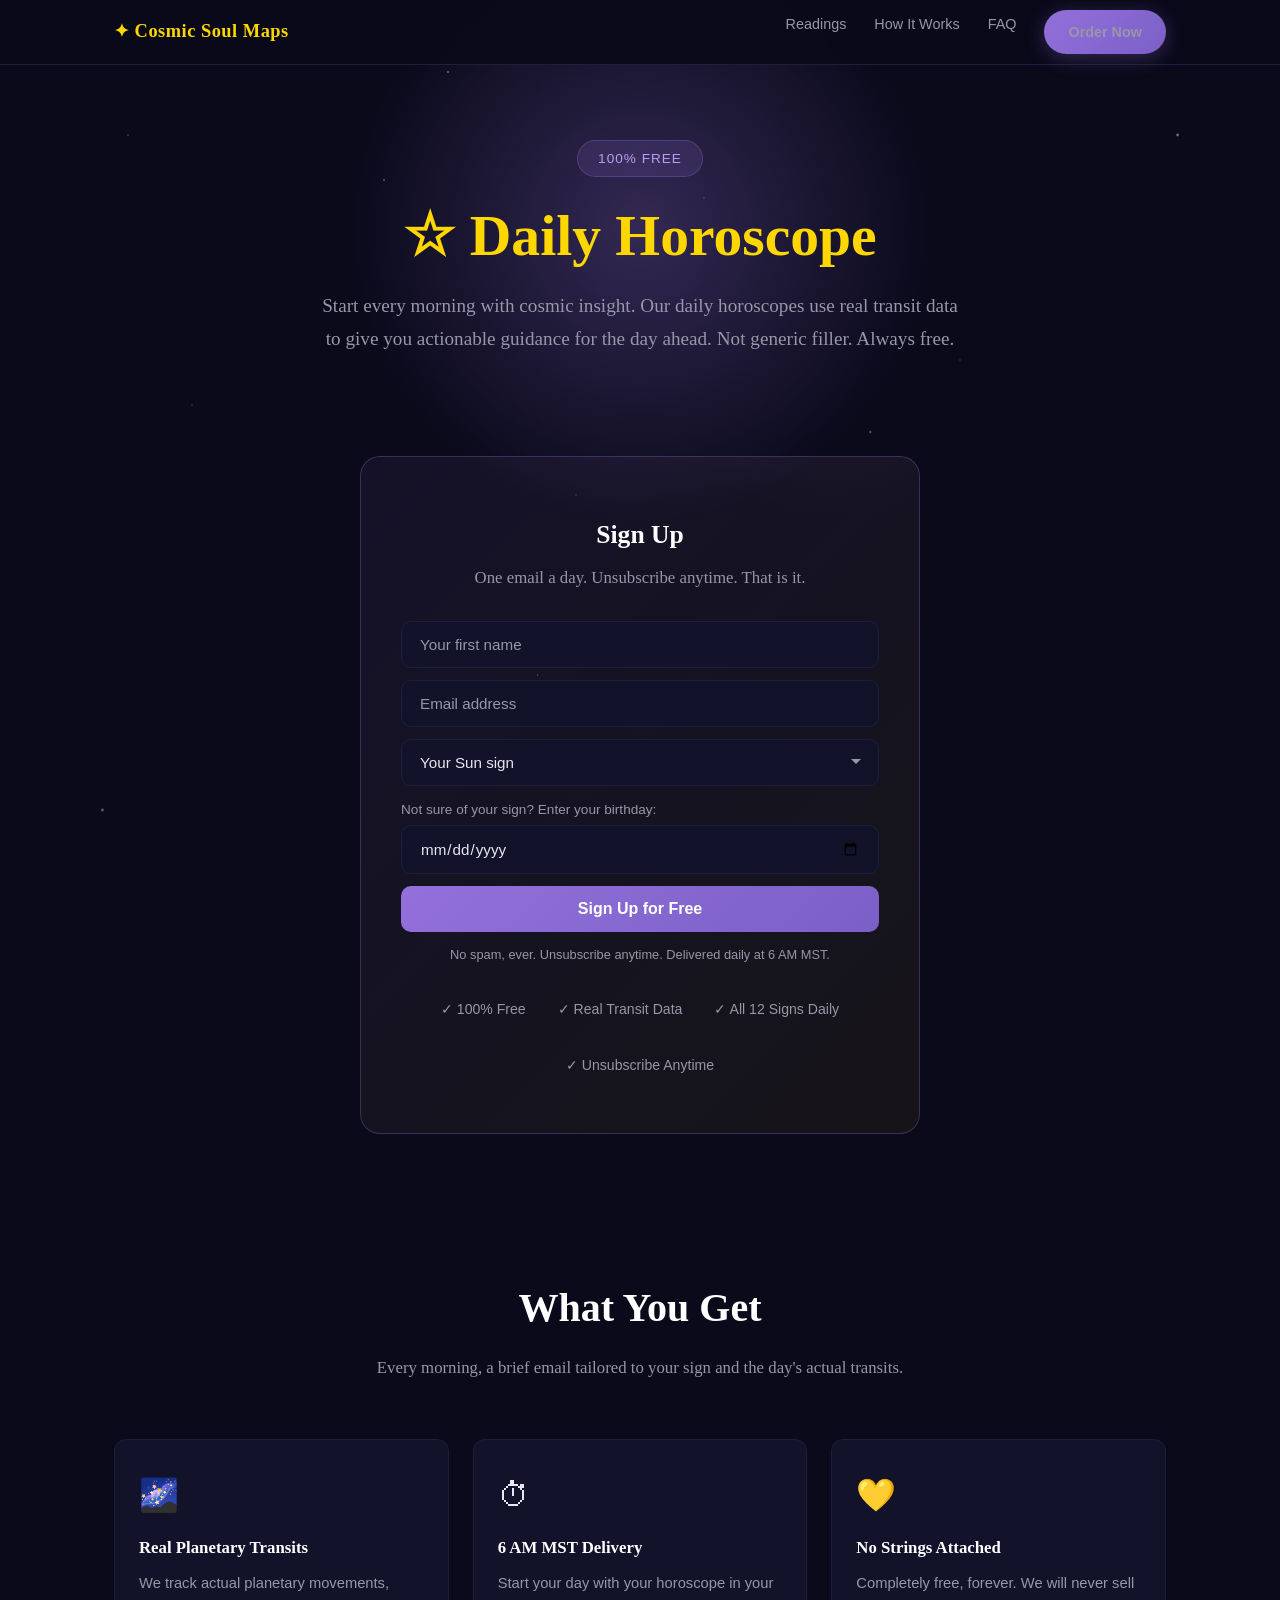
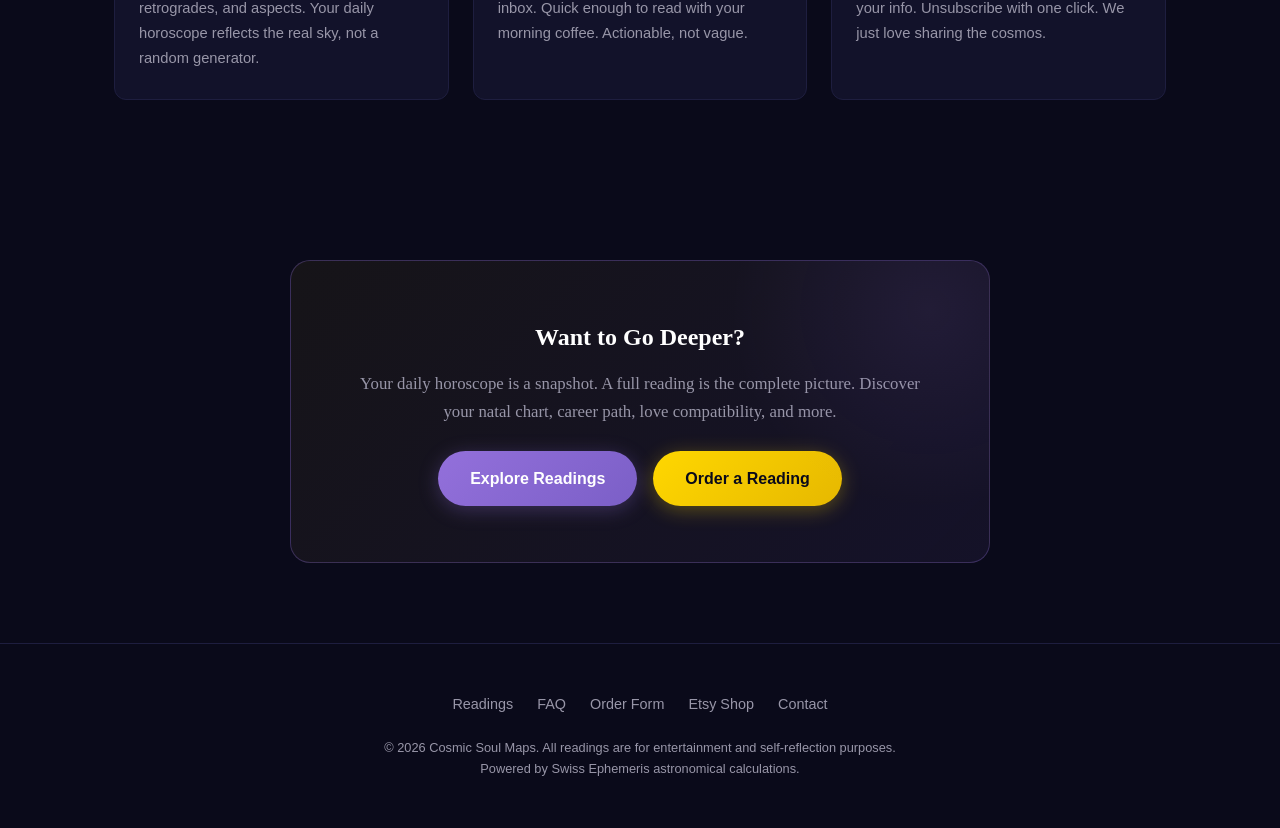
<file: horoscope-signup.html>
<!DOCTYPE html>
<html lang="en">
<head>
    <meta charset="UTF-8">
    <meta name="viewport" content="width=device-width, initial-scale=1.0">
    <title>Free Daily Horoscope Signup | Cosmic Soul Maps</title>
    <meta name="description" content="Sign up for a free personalized daily horoscope from Cosmic Soul Maps. Real transit data, delivered to your inbox every morning. Always free.">
    <meta name="keywords" content="free daily horoscope, daily horoscope email, personalized horoscope, horoscope signup, astrology daily, sun sign horoscope">
    <meta name="author" content="Cosmic Soul Maps">
    <meta name="robots" content="index, follow">

    <!-- Open Graph -->
    <meta property="og:title" content="Free Daily Horoscope | Cosmic Soul Maps">
    <meta property="og:description" content="Get your personalized daily horoscope delivered every morning. Real transit data, not generic filler. Always free.">
    <meta property="og:type" content="website">
    <meta property="og:url" content="https://mycosmicsoulmap.com/horoscope-signup.html">
    <meta property="og:site_name" content="Cosmic Soul Maps">

    <!-- Twitter Card -->
    <meta name="twitter:card" content="summary">
    <meta name="twitter:title" content="Free Daily Horoscope | Cosmic Soul Maps">
    <meta name="twitter:description" content="Personalized daily horoscope using real transit data. Delivered free to your inbox every morning.">

    <link rel="canonical" href="https://mycosmicsoulmap.com/horoscope-signup.html">
    <link rel="icon" type="image/svg+xml" href="favicon.svg">
    <link rel="stylesheet" href="style.css">
</head>
<body>
<div class="stars"></div>
<nav class="nav" id="nav">
    <div class="nav-inner">
        <a href="/" class="nav-logo">&#10022; Cosmic Soul Maps</a>
        <button class="nav-toggle" onclick="document.querySelector('.nav-links').classList.toggle('active')" aria-label="Menu">&#9776;</button>
        <ul class="nav-links">
            <li><a href="index.html#readings">Readings</a></li>
            <li><a href="index.html#how-it-works">How It Works</a></li>
            <li><a href="index.html#faq">FAQ</a></li>
            <li><a href="order.html" class="btn btn-primary btn-sm">Order Now</a></li>
        </ul>
    </div>
</nav>

<section class="hero" style="padding:140px 0 60px">
    <div class="container">
        <div class="hero-badge">100% Free</div>
        <h1><span class="gold">&#9734; Daily Horoscope</span></h1>
        <p class="hero-desc">Start every morning with cosmic insight. Our daily horoscopes use real transit data to give you actionable guidance for the day ahead. Not generic filler. Always free.</p>
    </div>
</section>

<section style="padding:0 0 60px">
<div class="container">
    <div class="hs" style="max-width:560px;margin:0 auto">
        <h2 style="font-size:1.6rem;margin-bottom:8px">Sign Up</h2>
        <p class="subtitle" style="margin-bottom:28px">One email a day. Unsubscribe anytime. That is it.</p>

        <form class="hf" id="horoscopeForm" onsubmit="return submitHoroscope(event)">
            <div class="fr">
                <input type="text" name="name" placeholder="Your first name" required>
            </div>
            <div class="fr">
                <input type="email" name="email" placeholder="Email address" required>
            </div>
            <div class="fr">
                <select name="sign" required>
                    <option value="" disabled selected>Your Sun sign</option>
                    <option>Aries</option><option>Taurus</option><option>Gemini</option>
                    <option>Cancer</option><option>Leo</option><option>Virgo</option>
                    <option>Libra</option><option>Scorpio</option><option>Sagittarius</option>
                    <option>Capricorn</option><option>Aquarius</option><option>Pisces</option>
                </select>
            </div>

            <div class="fr" style="flex-direction:column;gap:4px">
                <label style="color:var(--text-dim);font-size:.85rem;font-family:-apple-system,BlinkMacSystemFont,'Segoe UI',sans-serif;text-align:left">Not sure of your sign? Enter your birthday:</label>
                <input type="date" name="birthday" id="birthdayField" onchange="autoDetectSign()">
            </div>

            <button type="submit" class="fsub" id="horoscopeBtn">Sign Up for Free</button>
            <p class="fnote">No spam, ever. Unsubscribe anytime. Delivered daily at 6 AM MST.</p>
        </form>

        <div class="fsucc" id="horoscopeSuccess">
            <h3 style="margin-bottom:8px">&#10024; You are in!</h3>
            <p>Check your inbox tomorrow morning for your first personalized daily horoscope. Welcome to the Cosmic Soul Maps community.</p>
            <p style="margin-top:16px"><a href="index.html#readings" style="color:var(--accent-light);text-decoration:none;font-weight:600">Explore our full readings &rarr;</a></p>
        </div>

        <div class="hperks" style="margin-top:32px">
            <span>&#10003; 100% Free</span>
            <span>&#10003; Real Transit Data</span>
            <span>&#10003; All 12 Signs Daily</span>
            <span>&#10003; Unsubscribe Anytime</span>
        </div>
    </div>
</div>
</section>

<!-- What you get -->
<section>
<div class="container">
    <div class="section-header">
        <h2>What You Get</h2>
        <p>Every morning, a brief email tailored to your sign and the day's actual transits.</p>
    </div>
    <div class="why-grid">
        <div class="why-card">
            <div class="icon">&#127756;</div>
            <h4>Real Planetary Transits</h4>
            <p>We track actual planetary movements, retrogrades, and aspects. Your daily horoscope reflects the real sky, not a random generator.</p>
        </div>
        <div class="why-card">
            <div class="icon">&#9201;</div>
            <h4>6 AM MST Delivery</h4>
            <p>Start your day with your horoscope in your inbox. Quick enough to read with your morning coffee. Actionable, not vague.</p>
        </div>
        <div class="why-card">
            <div class="icon">&#128155;</div>
            <h4>No Strings Attached</h4>
            <p>Completely free, forever. We will never sell your info. Unsubscribe with one click. We just love sharing the cosmos.</p>
        </div>
    </div>
</div>
</section>

<!-- CTA to readings -->
<section>
<div class="container">
    <div class="hs" style="max-width:700px;margin:0 auto;background:linear-gradient(135deg,rgba(255,215,0,.05) 0%,rgba(147,112,219,.08) 100%)">
        <h2 style="font-size:1.5rem;margin-bottom:12px">Want to Go Deeper?</h2>
        <p class="subtitle" style="margin-bottom:24px">Your daily horoscope is a snapshot. A full reading is the complete picture. Discover your natal chart, career path, love compatibility, and more.</p>
        <div style="display:flex;gap:16px;justify-content:center;flex-wrap:wrap">
            <a href="index.html#readings" class="btn btn-primary">Explore Readings</a>
            <a href="order.html" class="btn btn-gold">Order a Reading</a>
        </div>
    </div>
</div>
</section>

<footer class="footer">
    <div class="container">
        <div class="footer-links">
            <a href="index.html#readings">Readings</a>
            <a href="index.html#faq">FAQ</a>
            <a href="order.html">Order Form</a>
            <a href="https://www.etsy.com/shop/CosmicSoulMaps" target="_blank" rel="noopener">Etsy Shop</a>
            <a href="mailto:bmc.garybot@gmail.com">Contact</a>
        </div>
        <p class="footer-copy">&copy; 2026 Cosmic Soul Maps. All readings are for entertainment and self-reflection purposes.<br>Powered by Swiss Ephemeris astronomical calculations.</p>
    </div>
</footer>

<script>
// Auto-detect sun sign from birthday
function autoDetectSign() {
    const d = document.getElementById('birthdayField').value;
    if (!d) return;
    const date = new Date(d + 'T12:00:00');
    const m = date.getMonth() + 1;
    const day = date.getDate();
    let sign = '';
    if ((m===3 && day>=21)||(m===4 && day<=19)) sign='Aries';
    else if ((m===4 && day>=20)||(m===5 && day<=20)) sign='Taurus';
    else if ((m===5 && day>=21)||(m===6 && day<=20)) sign='Gemini';
    else if ((m===6 && day>=21)||(m===7 && day<=22)) sign='Cancer';
    else if ((m===7 && day>=23)||(m===8 && day<=22)) sign='Leo';
    else if ((m===8 && day>=23)||(m===9 && day<=22)) sign='Virgo';
    else if ((m===9 && day>=23)||(m===10 && day<=22)) sign='Libra';
    else if ((m===10 && day>=23)||(m===11 && day<=21)) sign='Scorpio';
    else if ((m===11 && day>=22)||(m===12 && day<=21)) sign='Sagittarius';
    else if ((m===12 && day>=22)||(m===1 && day<=19)) sign='Capricorn';
    else if ((m===1 && day>=20)||(m===2 && day<=18)) sign='Aquarius';
    else sign='Pisces';

    const sel = document.querySelector('select[name="sign"]');
    for (let i = 0; i < sel.options.length; i++) {
        if (sel.options[i].text === sign) {
            sel.selectedIndex = i;
            break;
        }
    }
}

// Form submission
function submitHoroscope(e) {
    e.preventDefault();
    const form = document.getElementById('horoscopeForm');
    const btn = document.getElementById('horoscopeBtn');
    const formData = new FormData(form);
    const data = Object.fromEntries(formData);

    btn.disabled = true;
    btn.textContent = 'Signing up...';

    const signups = JSON.parse(localStorage.getItem('csm_horoscope_signups') || '[]');
    signups.push({...data, timestamp: new Date().toISOString(), source: 'signup-page'});
    localStorage.setItem('csm_horoscope_signups', JSON.stringify(signups));

    formData.append('_subject', 'New Horoscope Signup: ' + (data.email || data.horoscope_email || 'unknown'));
    formData.append('_template', 'table');
    formData.append('_captcha', 'false');
    formData.append('source', 'signup-page');

    fetch('https://formsubmit.co/ajax/bmc.garybot@gmail.com', {
        method: 'POST',
        headers: {'Accept': 'application/json'},
        body: formData
    }).then(r => r.json()).then(() => {
        form.style.display = 'none';
        document.getElementById('horoscopeSuccess').style.display = 'block';
    }).catch(err => {
        console.warn('Signup network error, saved locally:', err);
        form.style.display = 'none';
        document.getElementById('horoscopeSuccess').style.display = 'block';
    });
    return false;
}

// Nav scroll shadow
window.addEventListener('scroll', () => {
    document.getElementById('nav').classList.toggle('scrolled', window.scrollY > 10);
});
document.querySelectorAll('.nav-links a').forEach(a => {
    a.addEventListener('click', () => {
        document.querySelector('.nav-links').classList.remove('active');
    });
});
</script>
</body>
</html>
</file>
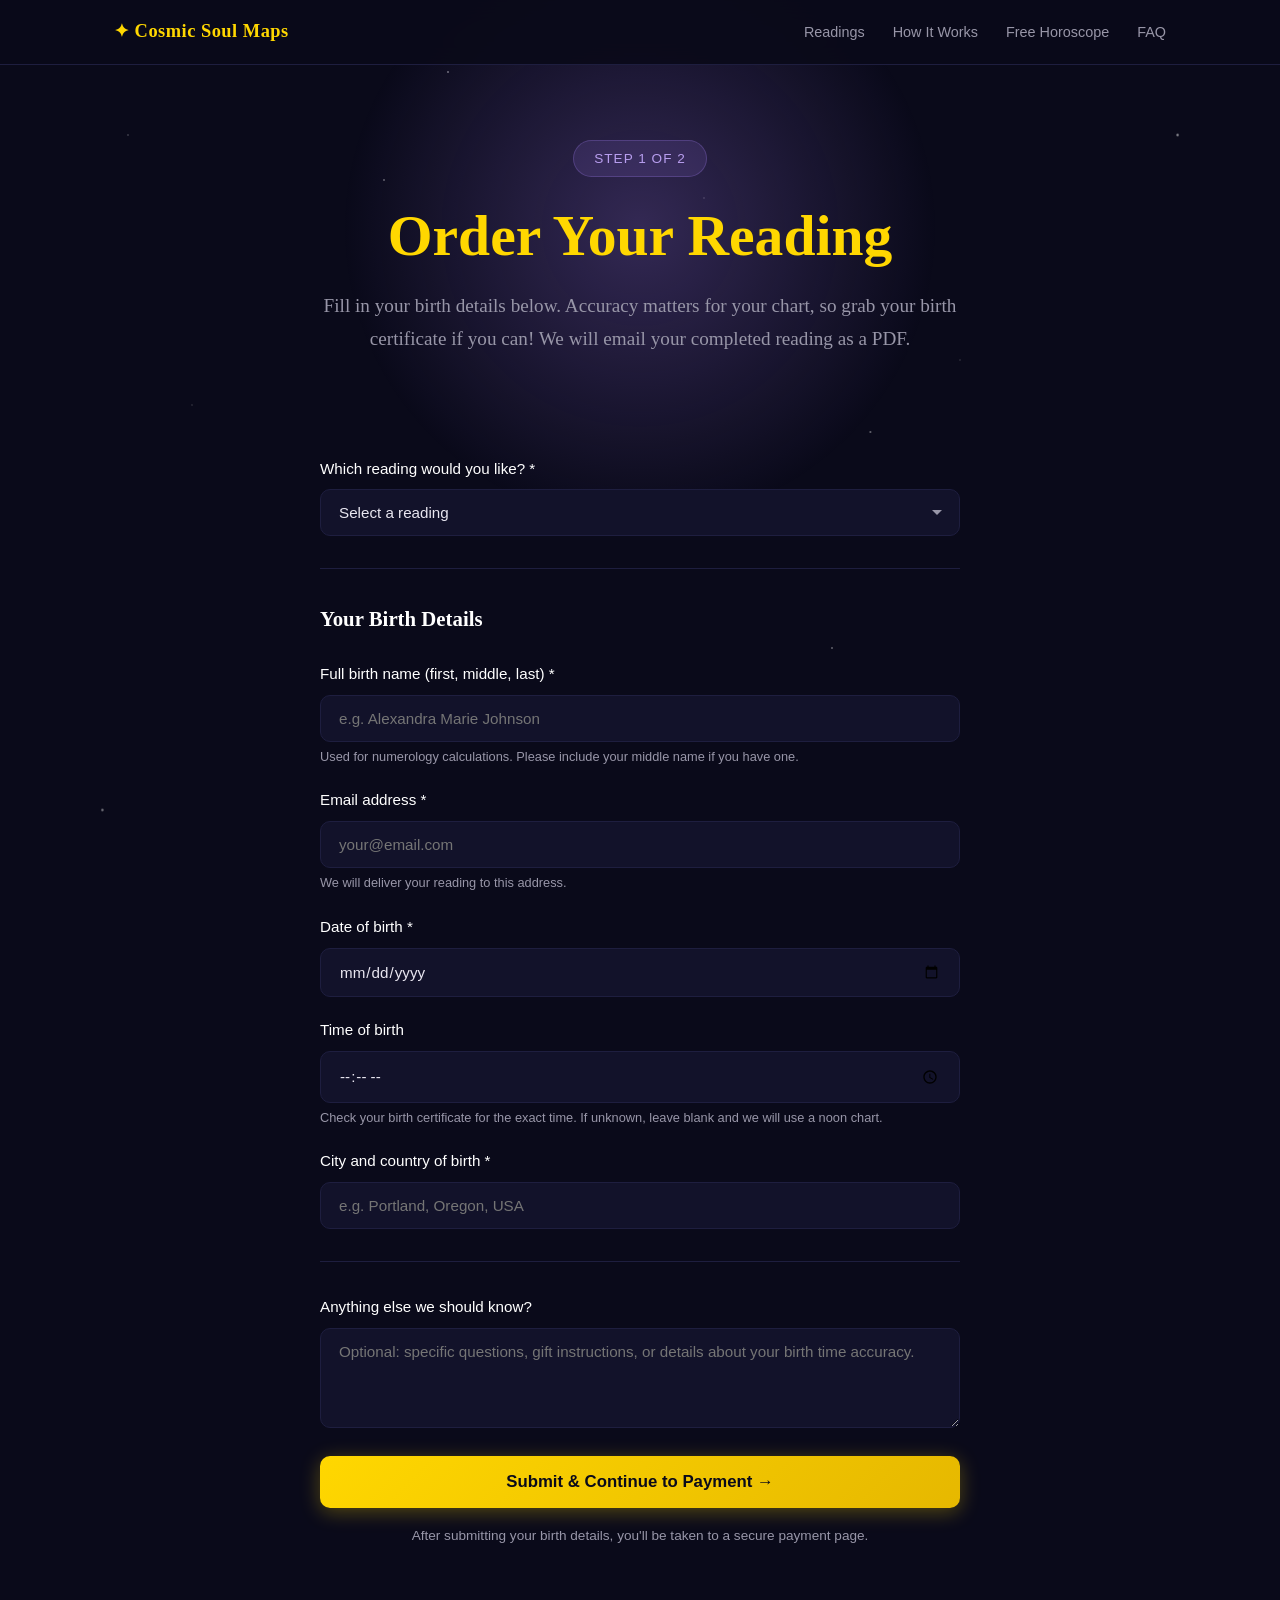
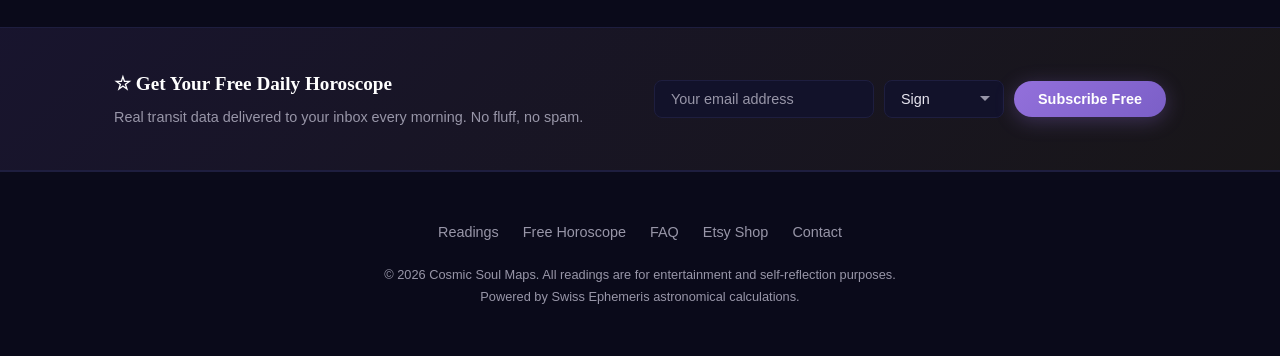
<file: order.html>
<!DOCTYPE html>
<html lang="en">
<head>
    <meta charset="UTF-8">
    <meta name="viewport" content="width=device-width, initial-scale=1.0">
    <title>Order Your Reading | Cosmic Soul Maps</title>
    <meta name="description" content="Order your personalized astrology or numerology reading from Cosmic Soul Maps. Fill in your birth details, pay securely, and receive your reading via email the same day.">
    <meta name="keywords" content="order astrology reading, buy birth chart reading, personalized natal chart, order numerology reading, astrology reading delivery">
    <meta name="author" content="Cosmic Soul Maps">
    <meta name="robots" content="index, follow">

    <!-- Open Graph -->
    <meta property="og:title" content="Order Your Reading | Cosmic Soul Maps">
    <meta property="og:description" content="Order a personalized astrology or numerology reading. Same-day delivery, real Swiss Ephemeris calculations.">
    <meta property="og:type" content="website">
    <meta property="og:url" content="https://mycosmicsoulmap.com/order.html">
    <meta property="og:site_name" content="Cosmic Soul Maps">

    <!-- Twitter Card -->
    <meta name="twitter:card" content="summary">
    <meta name="twitter:title" content="Order Your Reading | Cosmic Soul Maps">
    <meta name="twitter:description" content="Personalized astrology and numerology readings with same-day delivery.">

    <link rel="canonical" href="https://mycosmicsoulmap.com/order.html">
    <link rel="icon" type="image/svg+xml" href="favicon.svg">
    <link rel="stylesheet" href="style.css">
</head>
<body>
<div class="stars"></div>
<nav class="nav" id="nav">
    <div class="nav-inner">
        <a href="/" class="nav-logo">&#10022; Cosmic Soul Maps</a>
        <button class="nav-toggle" onclick="document.querySelector('.nav-links').classList.toggle('active')" aria-label="Menu">&#9776;</button>
        <ul class="nav-links">
            <li><a href="index.html#readings">Readings</a></li>
            <li><a href="index.html#how-it-works">How It Works</a></li>
            <li><a href="horoscope-signup.html">Free Horoscope</a></li>
            <li><a href="index.html#faq">FAQ</a></li>
        </ul>
    </div>
</nav>

<section class="hero" style="padding:140px 0 60px">
    <div class="container">
        <div class="hero-badge">Step 1 of 2</div>
        <h1><span class="gold">Order Your Reading</span></h1>
        <p class="hero-desc">Fill in your birth details below. Accuracy matters for your chart, so grab your birth certificate if you can! We will email your completed reading as a PDF.</p>
    </div>
</section>

<section style="padding:0 0 80px">
<div class="container">
    <div class="order-form">
        <form id="orderForm" action="https://formsubmit.co/bmc.garybot@gmail.com" method="POST" onsubmit="return submitOrder(event)">

            <!-- Reading Selection -->
            <div class="form-group">
                <label for="reading">Which reading would you like? *</label>
                <select id="reading" name="reading" required onchange="handleReadingChange()">
                    <option value="" disabled selected>Select a reading</option>
                    <option value="soul-map">The Soul Map (Birth Chart) - $24.99</option>
                    <option value="love-compatibility">Love &amp; Compatibility (2 people) - $29.99</option>
                    <option value="career-path">Career Path - $24.99</option>
                    <option value="year-ahead">Year Ahead Forecast - $29.99</option>
                    <option value="numerology">Numerology Deep Dive - $19.99</option>
                    <option value="quick-snapshot">Quick Cosmic Snapshot - $9.99</option>
                </select>
            </div>

            <hr class="form-divider">

            <!-- Your Details -->
            <h3 style="color:var(--text-bright);margin-bottom:24px;font-size:1.3rem">Your Birth Details</h3>

            <div class="form-group">
                <label for="fullName">Full birth name (first, middle, last) *</label>
                <input type="text" id="fullName" name="fullName" placeholder="e.g. Alexandra Marie Johnson" required>
                <div class="helper">Used for numerology calculations. Please include your middle name if you have one.</div>
            </div>

            <div class="form-group">
                <label for="email">Email address *</label>
                <input type="email" id="email" name="email" placeholder="your@email.com" required>
                <div class="helper">We will deliver your reading to this address.</div>
            </div>

            <div class="form-group">
                <label for="birthDate">Date of birth *</label>
                <input type="date" id="birthDate" name="birthDate" required>
            </div>

            <div class="form-group">
                <label for="birthTime">Time of birth</label>
                <input type="time" id="birthTime" name="birthTime">
                <div class="helper">Check your birth certificate for the exact time. If unknown, leave blank and we will use a noon chart.</div>
            </div>

            <div class="form-group">
                <label for="birthPlace">City and country of birth *</label>
                <input type="text" id="birthPlace" name="birthPlace" placeholder="e.g. Portland, Oregon, USA" required>
            </div>

            <!-- Partner Section (Love readings) -->
            <div class="partner-section" id="partnerSection">
                <h3 style="color:var(--pink);margin-bottom:24px;font-size:1.2rem">&#128150; Partner's Birth Details</h3>

                <div class="form-group">
                    <label for="partnerName">Partner's full birth name *</label>
                    <input type="text" id="partnerName" name="partnerName" placeholder="e.g. Michael James Rivera">
                </div>

                <div class="form-group">
                    <label for="partnerBirthDate">Partner's date of birth *</label>
                    <input type="date" id="partnerBirthDate" name="partnerBirthDate">
                </div>

                <div class="form-group">
                    <label for="partnerBirthTime">Partner's time of birth</label>
                    <input type="time" id="partnerBirthTime" name="partnerBirthTime">
                    <div class="helper">Leave blank if unknown. We will note the noon chart in the reading.</div>
                </div>

                <div class="form-group">
                    <label for="partnerBirthPlace">Partner's city and country of birth *</label>
                    <input type="text" id="partnerBirthPlace" name="partnerBirthPlace" placeholder="e.g. Austin, Texas, USA">
                </div>
            </div>

            <!-- Forecast Section -->
            <div class="forecast-section" id="forecastSection">
                <h3 style="color:var(--blue);margin-bottom:24px;font-size:1.2rem">&#128302; Forecast Period</h3>

                <div class="form-group">
                    <label for="forecastStart">Start month for your forecast *</label>
                    <input type="month" id="forecastStart" name="forecastStart">
                    <div class="helper">Your 12-month forecast will begin from this month.</div>
                </div>
            </div>

            <hr class="form-divider">

            <div class="form-group">
                <label for="notes">Anything else we should know?</label>
                <textarea id="notes" name="notes" placeholder="Optional: specific questions, gift instructions, or details about your birth time accuracy."></textarea>
            </div>

            <!-- FormSubmit hidden config -->
            <input type="hidden" name="_subject" value="New CSM Order">
            <input type="hidden" name="_template" value="table">
            <input type="hidden" name="_captcha" value="false">
            <input type="hidden" name="_replyto" id="replyToField">
            <input type="hidden" name="_autoresponse" value="Thank you for your order from Cosmic Soul Maps! We have received your birth details and will begin crafting your personalized reading as soon as payment is confirmed. Most readings are delivered within 24 hours. If you have any questions, just reply to this email. -- The Cosmic Soul Maps Team">
            <input type="hidden" name="_next" value="https://mycosmicsoulmap.com/thank-you.html">

            <button type="submit" class="btn btn-gold" style="width:100%;justify-content:center;border-radius:10px;padding:16px;font-size:1.05rem" id="orderBtn">
                Submit &amp; Continue to Payment →
            </button>

            <p style="text-align:center;color:var(--text-dim);font-size:.85rem;margin-top:16px;font-family:-apple-system,BlinkMacSystemFont,'Segoe UI',sans-serif">
                After submitting your birth details, you'll be taken to a secure payment page.
            </p>
        </form>

        <div class="fsucc" id="orderSuccess" style="display:none">
            <h3 style="margin-bottom:12px">&#10024; Almost There!</h3>
            <p>Your birth details have been received. Complete your payment below to start your reading:</p>
            <div id="paymentBox" style="margin:20px 0;text-align:center">
                <a id="paypalLink" href="https://paypal.me/BrettCoon/24.99" target="_blank" rel="noopener" style="display:inline-block;background:linear-gradient(135deg,#0070ba,#003087);color:#fff;padding:16px 40px;border-radius:8px;font-size:1.1rem;font-weight:600;text-decoration:none;letter-spacing:0.5px;transition:transform 0.2s">&#128179; Pay with PayPal — <span id="payAmount">$24.99</span></a>
                <p style="margin-top:12px;font-size:0.85rem;opacity:0.7">You'll be redirected to PayPal to complete payment securely.</p>
            </div>
            <p style="font-size:0.9rem;margin-top:16px">After payment, your reading will be delivered to your email within 24 hours. Most are delivered same-day.</p>
            <p style="font-size:0.85rem;opacity:0.7;margin-top:8px">Questions? Email <a href="mailto:bmc.garybot@gmail.com" style="color:var(--accent-light)">bmc.garybot@gmail.com</a></p>
        </div>
    </div>
</div>
</section>

<!-- Email Capture Footer Banner -->
<section class="email-capture-banner">
    <div class="container">
        <div class="email-capture-inner">
            <div class="email-capture-text">
                <h3>&#9734; Get Your Free Daily Horoscope</h3>
                <p>Real transit data delivered to your inbox every morning. No fluff, no spam.</p>
            </div>
            <form class="email-capture-form" id="footerHoroscopeForm" onsubmit="return submitFooterHoroscope(event)">
                <input type="email" name="email" placeholder="Your email address" required>
                <select name="sign" required>
                    <option value="" disabled selected>Sign</option>
                    <option>Aries</option><option>Taurus</option><option>Gemini</option>
                    <option>Cancer</option><option>Leo</option><option>Virgo</option>
                    <option>Libra</option><option>Scorpio</option><option>Sagittarius</option>
                    <option>Capricorn</option><option>Aquarius</option><option>Pisces</option>
                </select>
                <button type="submit" class="btn btn-primary btn-sm" id="footerHoroscopeBtn">Subscribe Free</button>
            </form>
            <div class="fsucc" id="footerHoroscopeSuccess" style="display:none;margin-top:12px">
                &#10024; You are signed up! Look for your first horoscope tomorrow morning.
            </div>
        </div>
    </div>
</section>

<footer class="footer">
    <div class="container">
        <div class="footer-links">
            <a href="index.html#readings">Readings</a>
            <a href="horoscope-signup.html">Free Horoscope</a>
            <a href="index.html#faq">FAQ</a>
            <a href="https://www.etsy.com/shop/CosmicSoulMaps" target="_blank" rel="noopener">Etsy Shop</a>
            <a href="mailto:bmc.garybot@gmail.com">Contact</a>
        </div>
        <p class="footer-copy">&copy; 2026 Cosmic Soul Maps. All readings are for entertainment and self-reflection purposes.<br>Powered by Swiss Ephemeris astronomical calculations.</p>
    </div>
</footer>

<script>
// URL param to select value mapping
const READING_PARAM_MAP = {
    'natal': 'soul-map',
    'soul-map': 'soul-map',
    'love': 'love-compatibility',
    'love-compatibility': 'love-compatibility',
    'career': 'career-path',
    'career-path': 'career-path',
    'forecast': 'year-ahead',
    'year-ahead': 'year-ahead',
    'numerology': 'numerology',
    'quick': 'quick-snapshot',
    'quick-snapshot': 'quick-snapshot'
};

const READING_PRICES = {
    'soul-map': '24.99',
    'love-compatibility': '29.99',
    'career-path': '24.99',
    'year-ahead': '29.99',
    'numerology': '19.99',
    'quick-snapshot': '9.99'
};

// Auto-select reading from URL param on page load
(function() {
    const params = new URLSearchParams(window.location.search);
    const reading = params.get('reading');
    if (reading && READING_PARAM_MAP[reading]) {
        const select = document.getElementById('reading');
        select.value = READING_PARAM_MAP[reading];
        handleReadingChange();
    }
})();

function handleReadingChange() {
    const val = document.getElementById('reading').value;
    const ps = document.getElementById('partnerSection');
    const fs = document.getElementById('forecastSection');
    ps.classList.toggle('visible', val === 'love-compatibility');
    fs.classList.toggle('visible', val === 'year-ahead');

    const partnerFields = ps.querySelectorAll('input');
    partnerFields.forEach(f => {
        if (f.id !== 'partnerBirthTime') {
            f.required = val === 'love-compatibility';
        }
    });
    const forecastField = document.getElementById('forecastStart');
    forecastField.required = val === 'year-ahead';

    // Update _next redirect to pass reading type to thank-you page
    const nextField = document.querySelector('input[name="_next"]');
    if (nextField && val) {
        nextField.value = 'https://mycosmicsoulmap.com/thank-you.html?reading=' + encodeURIComponent(val);
    }

    // Update inline PayPal link (shown in AJAX success) with correct price
    const price = READING_PRICES[val] || '24.99';
    const paypalLink = document.getElementById('paypalLink');
    const payAmount = document.getElementById('payAmount');
    if (paypalLink) paypalLink.href = 'https://paypal.me/BrettCoon/' + price;
    if (payAmount) payAmount.textContent = '$' + price;
}

function submitOrder(e) {
    // Form is now a standard POST to formsubmit.co (no AJAX needed)
    // This function just handles localStorage backup + dynamic hidden fields
    const form = document.getElementById('orderForm');
    const data = Object.fromEntries(new FormData(form));

    // Set _replyto to customer email so Big Dog can reply directly
    const emailField = document.getElementById('email');
    const replyTo = document.getElementById('replyToField');
    if (emailField && replyTo) replyTo.value = emailField.value;

    // Enrich subject with reading type for email filtering
    const readingNames = {'soul-map':'Soul Map','love-compatibility':'Love & Compatibility','career-path':'Career Path','year-ahead':'Year Ahead Forecast','numerology':'Numerology','quick-snapshot':'Quick Snapshot'};
    const subjectField = document.querySelector('input[name="_subject"]');
    const readingVal = document.getElementById('reading').value;
    if (subjectField && readingVal) {
        subjectField.value = 'New CSM Order: ' + (readingNames[readingVal] || readingVal) + ' — ' + (data.name || 'Customer');
    }

    const orders = JSON.parse(localStorage.getItem('csm_orders') || '[]');
    orders.push({...data, timestamp: new Date().toISOString()});
    localStorage.setItem('csm_orders', JSON.stringify(orders));
    return true; // Allow normal form submission
}

// Footer email capture
function submitFooterHoroscope(e) {
    e.preventDefault();
    const form = document.getElementById('footerHoroscopeForm');
    const btn = document.getElementById('footerHoroscopeBtn');
    const formData = new FormData(form);
    const data = Object.fromEntries(formData);
    btn.disabled = true;
    btn.textContent = 'Signing up...';

    // Save locally as backup
    const signups = JSON.parse(localStorage.getItem('csm_horoscope_signups') || '[]');
    signups.push({...data, timestamp: new Date().toISOString(), source: 'footer-order'});
    localStorage.setItem('csm_horoscope_signups', JSON.stringify(signups));

    formData.append('_subject', 'New Horoscope Signup: ' + (data.email || data.horoscope_email || 'unknown'));
    formData.append('_template', 'table');
    formData.append('_captcha', 'false');
    formData.append('source', 'footer-order');

    fetch('https://formsubmit.co/ajax/bmc.garybot@gmail.com', {
        method: 'POST',
        headers: {'Accept': 'application/json'},
        body: formData
    }).then(r => r.json()).then(result => {
        form.style.display = 'none';
        document.getElementById('footerHoroscopeSuccess').style.display = 'block';
    }).catch(err => {
        console.warn('Signup network error, saved locally:', err);
        form.style.display = 'none';
        document.getElementById('footerHoroscopeSuccess').style.display = 'block';
    });
    return false;
}

// Nav scroll shadow
window.addEventListener('scroll', () => {
    document.getElementById('nav').classList.toggle('scrolled', window.scrollY > 10);
});
document.querySelectorAll('.nav-links a').forEach(a => {
    a.addEventListener('click', () => {
        document.querySelector('.nav-links').classList.remove('active');
    });
});
</script>
</body>
</html>
</file>
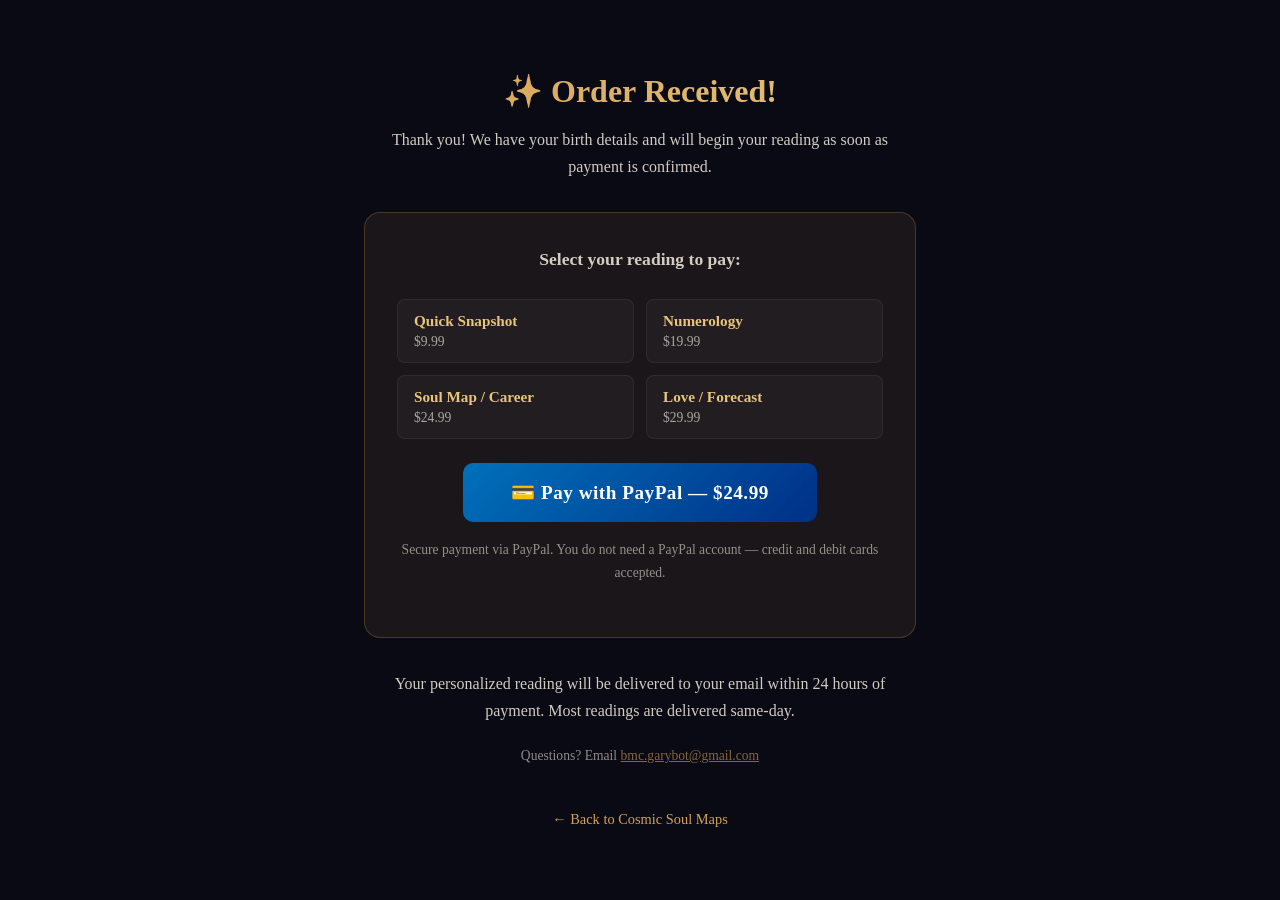
<file: thank-you.html>
<!DOCTYPE html>
<html lang="en">
<head>
<meta charset="utf-8">
<meta name="viewport" content="width=device-width, initial-scale=1">
<title>Complete Payment — Cosmic Soul Maps</title>
<style>
*{margin:0;padding:0;box-sizing:border-box}
body{background:#0a0a14;color:#e8e0d4;font-family:Georgia,'Times New Roman',serif;min-height:100vh;display:flex;align-items:center;justify-content:center}
.container{max-width:600px;margin:0 auto;padding:40px 24px;text-align:center}
h1{font-size:2rem;margin-bottom:16px;background:linear-gradient(135deg,#d4a056,#e8c47c);-webkit-background-clip:text;-webkit-text-fill-color:transparent}
p{line-height:1.7;margin-bottom:20px;opacity:0.9}
.payment-box{background:rgba(212,160,86,0.08);border:1px solid rgba(212,160,86,0.25);border-radius:16px;padding:32px;margin:32px 0}
.paypal-btn{display:inline-block;background:linear-gradient(135deg,#0070ba,#003087);color:#fff;padding:18px 48px;border-radius:10px;font-size:1.2rem;font-weight:600;text-decoration:none;letter-spacing:0.5px;transition:transform 0.2s,box-shadow 0.2s}
.paypal-btn:hover{transform:translateY(-2px);box-shadow:0 8px 24px rgba(0,112,186,0.3)}
.price-grid{display:grid;grid-template-columns:1fr 1fr;gap:12px;margin:24px 0;text-align:left}
.price-item{padding:12px 16px;background:rgba(255,255,255,0.03);border-radius:8px;border:1px solid rgba(255,255,255,0.06);cursor:pointer;transition:all 0.2s}
.price-item:hover,.price-item.active{border-color:rgba(212,160,86,0.5);background:rgba(212,160,86,0.08)}
.price-item .name{font-size:0.95rem;font-weight:600;color:#e8c47c}
.price-item .amt{font-size:0.85rem;opacity:0.7;margin-top:4px}
.small{font-size:0.85rem;opacity:0.6;margin-top:16px}
.back{color:#d4a056;text-decoration:none;display:inline-block;margin-top:24px;font-size:0.9rem}
</style>
</head>
<body>
<div class="container">
    <h1>✨ Order Received!</h1>
    <p>Thank you! We have your birth details and will begin your reading as soon as payment is confirmed.</p>
    
    <div class="payment-box">
        <p style="font-weight:600;font-size:1.1rem;margin-bottom:16px">Select your reading to pay:</p>
        
        <div class="price-grid">
            <div class="price-item" onclick="selectReading('9.99', this)">
                <div class="name">Quick Snapshot</div>
                <div class="amt">$9.99</div>
            </div>
            <div class="price-item" onclick="selectReading('19.99', this)">
                <div class="name">Numerology</div>
                <div class="amt">$19.99</div>
            </div>
            <div class="price-item" onclick="selectReading('24.99', this)">
                <div class="name">Soul Map / Career</div>
                <div class="amt">$24.99</div>
            </div>
            <div class="price-item" onclick="selectReading('29.99', this)">
                <div class="name">Love / Forecast</div>
                <div class="amt">$29.99</div>
            </div>
        </div>
        
        <a id="paypalBtn" href="https://paypal.me/BrettCoon/24.99" target="_blank" rel="noopener" class="paypal-btn">
            💳 Pay with PayPal — <span id="readingLabel"></span><span id="payAmount">$24.99</span>
        </a>
        
        <p class="small">Secure payment via PayPal. You do not need a PayPal account — credit and debit cards accepted.</p>
    </div>
    
    <p>Your personalized reading will be delivered to your email within 24 hours of payment. Most readings are delivered same-day.</p>
    
    <p class="small">Questions? Email <a href="mailto:bmc.garybot@gmail.com" style="color:#d4a056">bmc.garybot@gmail.com</a></p>
    
    <a href="/" class="back">← Back to Cosmic Soul Maps</a>
</div>

<script>
function selectReading(amount, el) {
    document.querySelectorAll('.price-item').forEach(i => i.classList.remove('active'));
    el.classList.add('active');
    document.getElementById('paypalBtn').href = 'https://paypal.me/BrettCoon/' + amount;
    document.getElementById('payAmount').textContent = '$' + amount;
}

// Try to auto-select based on URL params or referrer
const params = new URLSearchParams(window.location.search);
const reading = params.get('reading');
if (reading) {
    const prices = {'soul-map':'24.99','love-compatibility':'29.99','career-path':'24.99','year-ahead':'29.99','numerology':'19.99','quick-snapshot':'9.99'};
    const names = {'soul-map':'The Soul Map','love-compatibility':'Love & Compatibility','career-path':'Career Path','year-ahead':'Year Ahead Forecast','numerology':'Numerology Deep Dive','quick-snapshot':'Quick Cosmic Snapshot'};
    if (prices[reading]) {
        document.getElementById('paypalBtn').href = 'https://paypal.me/BrettCoon/' + prices[reading];
        document.getElementById('payAmount').textContent = '$' + prices[reading];
        // Highlight the matching price grid item
        const priceItems = document.querySelectorAll('.price-item');
        priceItems.forEach(item => {
            if (item.querySelector('.amt').textContent === '$' + prices[reading]) {
                item.classList.add('active');
            }
        });
        // Show reading name if available
        if (names[reading]) {
            const readingLabel = document.getElementById('readingLabel');
            if (readingLabel) readingLabel.textContent = names[reading] + ' — ';
        }
    }
}
</script>
</body>
</html>
</file>
<file: style.css>
:root{--bg:#0a0a1a;--card-bg:#12122a;--card-border:#1e1e3f;--accent:#9370DB;--accent-light:#b89eef;--accent-glow:rgba(147,112,219,0.3);--accent-glow-strong:rgba(147,112,219,0.5);--text:#e8e6f0;--text-dim:#9896a8;--text-bright:#fff;--gold:#FFD700;--success:#4ade80;--pink:#ff69b4;--blue:#60a5fa;--fire:#ff6b35;--radius:12px;--radius-lg:20px}
*{margin:0;padding:0;box-sizing:border-box}
html{scroll-behavior:smooth}
body{font-family:'Georgia','Times New Roman',serif;background:var(--bg);color:var(--text);line-height:1.7;min-height:100vh;overflow-x:hidden}
.stars{position:fixed;top:0;left:0;right:0;bottom:0;pointer-events:none;z-index:0}
.stars::before,.stars::after{content:'';position:absolute;top:0;left:0;right:0;bottom:0}
.stars::before{background:radial-gradient(1px 1px at 10% 15%,rgba(255,255,255,.5),transparent),radial-gradient(1.5px 1.5px at 35% 8%,rgba(255,255,255,.6),transparent),radial-gradient(1px 1px at 45% 55%,rgba(255,255,255,.3),transparent),radial-gradient(1px 1px at 55% 22%,rgba(255,255,255,.4),transparent),radial-gradient(1.5px 1.5px at 65% 72%,rgba(255,255,255,.5),transparent),radial-gradient(1px 1px at 75% 40%,rgba(255,255,255,.3),transparent),radial-gradient(2px 2px at 92% 15%,rgba(255,255,255,.6),transparent);animation:twinkle 4s ease-in-out infinite alternate}
.stars::after{background:radial-gradient(1px 1px at 15% 45%,rgba(255,255,255,.3),transparent),radial-gradient(1.5px 1.5px at 30% 20%,rgba(255,255,255,.5),transparent),radial-gradient(1px 1px at 42% 75%,rgba(255,255,255,.4),transparent),radial-gradient(1.5px 1.5px at 68% 48%,rgba(255,255,255,.5),transparent),radial-gradient(2px 2px at 8% 90%,rgba(255,255,255,.5),transparent);animation:twinkle 5s ease-in-out infinite alternate-reverse}
@keyframes twinkle{0%{opacity:.6}100%{opacity:1}}
.container{position:relative;z-index:1;max-width:1100px;margin:0 auto;padding:0 24px}
section{padding:80px 0}

/* Nav */
.nav{position:fixed;top:0;left:0;right:0;z-index:100;background:rgba(10,10,26,.92);backdrop-filter:blur(12px);-webkit-backdrop-filter:blur(12px);border-bottom:1px solid var(--card-border);transition:box-shadow .3s}
.nav.scrolled{box-shadow:0 4px 30px rgba(0,0,0,.5)}
.nav-inner{max-width:1100px;margin:0 auto;padding:0 24px;display:flex;align-items:center;justify-content:space-between;height:64px}
.nav-logo{font-size:1.15rem;font-weight:bold;color:var(--gold);text-decoration:none;letter-spacing:.5px}
.nav-links{display:flex;gap:28px;list-style:none;font-family:-apple-system,BlinkMacSystemFont,'Segoe UI',sans-serif}
.nav-links a{color:var(--text-dim);text-decoration:none;font-size:.9rem;transition:color .2s}
.nav-links a:hover{color:var(--gold)}
.nav-toggle{display:none;background:none;border:none;color:var(--text);font-size:1.5rem;cursor:pointer;padding:8px}

/* Hero */
.hero{padding:160px 0 100px;text-align:center;position:relative}
.hero::before{content:'';position:absolute;top:50%;left:50%;transform:translate(-50%,-50%);width:600px;height:600px;background:radial-gradient(circle,var(--accent-glow) 0%,transparent 70%);border-radius:50%;pointer-events:none}
.hero-badge{display:inline-block;background:rgba(147,112,219,.15);border:1px solid var(--accent-glow);color:var(--accent-light);padding:6px 20px;border-radius:50px;font-size:.85rem;font-family:-apple-system,BlinkMacSystemFont,'Segoe UI',sans-serif;margin-bottom:24px;letter-spacing:1px;text-transform:uppercase}
.hero h1{font-size:clamp(2.2rem,5vw,3.6rem);line-height:1.2;color:var(--text-bright);margin-bottom:20px;position:relative}
.hero h1 .gold{color:var(--gold)}
.hero-desc{font-size:clamp(1rem,2vw,1.2rem);color:var(--text-dim);max-width:650px;margin:0 auto 40px}
.hero-cta{display:flex;gap:16px;justify-content:center;flex-wrap:wrap}

/* Buttons */
.btn{display:inline-flex;align-items:center;gap:8px;padding:14px 32px;border-radius:50px;font-size:1rem;font-family:-apple-system,BlinkMacSystemFont,'Segoe UI',sans-serif;font-weight:600;text-decoration:none;transition:all .3s ease;cursor:pointer;border:none}
.btn-primary{background:linear-gradient(135deg,var(--accent) 0%,#7b5fc7 100%);color:#fff;box-shadow:0 4px 20px var(--accent-glow)}
.btn-primary:hover{transform:translateY(-2px);box-shadow:0 6px 30px var(--accent-glow-strong)}
.btn-secondary{background:transparent;color:var(--text);border:1px solid var(--card-border)}
.btn-secondary:hover{border-color:var(--accent);color:var(--accent-light)}
.btn-gold{background:linear-gradient(135deg,var(--gold) 0%,#e6b800 100%);color:#0a0a1a;box-shadow:0 4px 20px rgba(255,215,0,.3)}
.btn-gold:hover{transform:translateY(-2px);box-shadow:0 6px 30px rgba(255,215,0,.4)}
.btn-sm{padding:10px 24px;font-size:.9rem}

/* Trust bar */
.trust-bar{display:flex;justify-content:center;gap:40px;flex-wrap:wrap;margin-top:60px;padding-top:40px;border-top:1px solid var(--card-border);font-family:-apple-system,BlinkMacSystemFont,'Segoe UI',sans-serif}
.trust-item{display:flex;align-items:center;gap:10px;font-size:.9rem;color:var(--text-dim)}

/* Section headers */
.section-header{text-align:center;margin-bottom:56px}
.section-header h2{font-size:clamp(1.8rem,3.5vw,2.5rem);color:var(--text-bright);margin-bottom:12px}
.section-header p{color:var(--text-dim);font-size:1.05rem;max-width:600px;margin:0 auto}

/* Product cards */
.products-grid{display:grid;grid-template-columns:repeat(auto-fit,minmax(320px,1fr));gap:24px}
.pc{background:var(--card-bg);border:1px solid var(--card-border);border-radius:var(--radius-lg);padding:32px 28px;transition:all .3s ease;position:relative;overflow:hidden}
.pc:hover{border-color:var(--accent);transform:translateY(-4px);box-shadow:0 12px 40px rgba(0,0,0,.4)}
.pc::before{content:'';position:absolute;top:0;left:0;right:0;height:3px;border-radius:var(--radius-lg) var(--radius-lg) 0 0}
.pc.natal::before{background:linear-gradient(90deg,var(--accent),var(--blue))}
.pc.love::before{background:linear-gradient(90deg,var(--pink),#ff9ecd)}
.pc.career::before{background:linear-gradient(90deg,var(--gold),#ffd700)}
.pc.forecast::before{background:linear-gradient(90deg,var(--blue),#93c5fd)}
.pc.numerology::before{background:linear-gradient(90deg,var(--success),#6ee7b7)}
.pc.quick::before{background:linear-gradient(90deg,var(--fire),#fb923c)}
.badge{position:absolute;top:16px;right:16px;padding:4px 12px;border-radius:50px;font-size:.7rem;font-family:-apple-system,BlinkMacSystemFont,'Segoe UI',sans-serif;font-weight:700;text-transform:uppercase;letter-spacing:.5px}
.badge-popular{background:var(--accent);color:#fff}
.badge-couple{background:var(--pink);color:#fff}
.badge-new{background:var(--blue);color:#fff}
.badge-value{background:var(--fire);color:#fff}
.pc-icon{font-size:2.2rem;margin-bottom:16px}
.pc h3{font-size:1.3rem;color:var(--text-bright);margin-bottom:8px}
.pc-desc{color:var(--text-dim);font-size:.95rem;margin-bottom:16px;min-height:72px}
.pc-features{list-style:none;margin-bottom:20px;font-family:-apple-system,BlinkMacSystemFont,'Segoe UI',sans-serif;font-size:.88rem}
.pc-features li{padding:4px 0;color:var(--text);display:flex;align-items:flex-start;gap:8px}
.pc-features li::before{content:'\2727';color:var(--accent-light);flex-shrink:0;margin-top:2px}
.pc-footer{display:flex;align-items:center;justify-content:space-between;margin-top:20px;padding-top:20px;border-top:1px solid var(--card-border)}
.price{font-size:1.8rem;font-weight:bold;color:var(--gold)}
.pages{font-size:.8rem;color:var(--text-dim);font-family:-apple-system,BlinkMacSystemFont,'Segoe UI',sans-serif}

/* How it works */
.hiw{background:var(--card-bg);border-radius:var(--radius-lg);border:1px solid var(--card-border);padding:56px 40px}
.steps{display:grid;grid-template-columns:repeat(auto-fit,minmax(220px,1fr));gap:40px;margin-top:40px}
.step{text-align:center}
.step-num{display:inline-flex;align-items:center;justify-content:center;width:48px;height:48px;border-radius:50%;background:linear-gradient(135deg,var(--accent) 0%,#7b5fc7 100%);color:#fff;font-size:1.2rem;font-weight:bold;font-family:-apple-system,BlinkMacSystemFont,'Segoe UI',sans-serif;margin-bottom:16px}
.step h4{color:var(--text-bright);margin-bottom:8px;font-size:1.05rem}
.step p{color:var(--text-dim);font-size:.9rem;font-family:-apple-system,BlinkMacSystemFont,'Segoe UI',sans-serif}

/* Why different */
.why-grid{display:grid;grid-template-columns:repeat(auto-fit,minmax(280px,1fr));gap:24px}
.why-card{background:var(--card-bg);border:1px solid var(--card-border);border-radius:var(--radius);padding:28px 24px}
.why-card .icon{font-size:2rem;margin-bottom:12px}
.why-card h4{color:var(--text-bright);margin-bottom:8px;font-size:1.05rem}
.why-card p{color:var(--text-dim);font-size:.92rem;font-family:-apple-system,BlinkMacSystemFont,'Segoe UI',sans-serif}

/* Horoscope section */
.hs{background:linear-gradient(135deg,rgba(147,112,219,.08) 0%,rgba(255,215,0,.05) 100%);border:1px solid var(--accent-glow);border-radius:var(--radius-lg);padding:56px 40px;text-align:center;position:relative;overflow:hidden}
.hs::before{content:'';position:absolute;top:-50%;right:-20%;width:400px;height:400px;background:radial-gradient(circle,rgba(147,112,219,.1) 0%,transparent 70%);border-radius:50%;pointer-events:none}
.hs h2{font-size:clamp(1.6rem,3vw,2.2rem);color:var(--text-bright);margin-bottom:12px}
.hs .subtitle{color:var(--text-dim);font-size:1.05rem;max-width:560px;margin:0 auto 32px}
.hf{max-width:480px;margin:0 auto}
.fr{display:flex;gap:12px;margin-bottom:12px}
.fr input,.fr select{flex:1;padding:14px 18px;border-radius:10px;border:1px solid var(--card-border);background:var(--card-bg);color:var(--text);font-size:.95rem;font-family:-apple-system,BlinkMacSystemFont,'Segoe UI',sans-serif;outline:none;transition:border-color .2s}
.fr input:focus,.fr select:focus{border-color:var(--accent)}
.fr input::placeholder{color:var(--text-dim)}
.fr select{cursor:pointer;appearance:none;-webkit-appearance:none;background-image:url("data:image/svg+xml,%3Csvg xmlns='http://www.w3.org/2000/svg' width='12' height='12' viewBox='0 0 12 12'%3E%3Cpath fill='%239896a8' d='M6 8L1 3h10z'/%3E%3C/svg%3E");background-repeat:no-repeat;background-position:right 16px center;padding-right:40px}
.fr select option{background:var(--card-bg);color:var(--text)}
.fsub{width:100%;padding:14px;border-radius:10px;border:none;background:linear-gradient(135deg,var(--accent) 0%,#7b5fc7 100%);color:#fff;font-size:1rem;font-weight:600;font-family:-apple-system,BlinkMacSystemFont,'Segoe UI',sans-serif;cursor:pointer;transition:all .3s}
.fsub:hover{transform:translateY(-2px);box-shadow:0 6px 24px var(--accent-glow-strong)}
.fsub:disabled{opacity:.6;cursor:not-allowed;transform:none}
.fnote{font-size:.8rem;color:var(--text-dim);margin-top:12px;font-family:-apple-system,BlinkMacSystemFont,'Segoe UI',sans-serif}
.fsucc{display:none;padding:20px;background:rgba(74,222,128,.1);border:1px solid rgba(74,222,128,.3);border-radius:10px;color:var(--success);margin-top:16px;font-family:-apple-system,BlinkMacSystemFont,'Segoe UI',sans-serif}
.hperks{display:flex;gap:32px;justify-content:center;flex-wrap:wrap;margin-top:32px;font-family:-apple-system,BlinkMacSystemFont,'Segoe UI',sans-serif;font-size:.88rem;color:var(--text-dim)}
.hperks span{display:flex;align-items:center;gap:6px}

/* FAQ */
.faq-list{max-width:740px;margin:0 auto}
.faq-item{border-bottom:1px solid var(--card-border)}
.faq-q{width:100%;background:none;border:none;color:var(--text-bright);font-family:'Georgia','Times New Roman',serif;font-size:1.05rem;text-align:left;padding:20px 0;cursor:pointer;display:flex;justify-content:space-between;align-items:center;transition:color .2s}
.faq-q:hover{color:var(--accent-light)}
.faq-arrow{font-size:1.2rem;transition:transform .3s;color:var(--text-dim)}
.faq-item.active .faq-arrow{transform:rotate(180deg)}
.faq-a{max-height:0;overflow:hidden;transition:max-height .3s ease}
.faq-ai{padding:0 0 20px;color:var(--text-dim);font-size:.95rem;font-family:-apple-system,BlinkMacSystemFont,'Segoe UI',sans-serif;line-height:1.7}

/* Footer */
.footer{padding:48px 0;border-top:1px solid var(--card-border);text-align:center}
.footer-links{display:flex;gap:24px;justify-content:center;flex-wrap:wrap;margin-bottom:20px}
.footer-links a{color:var(--text-dim);text-decoration:none;font-size:.9rem;font-family:-apple-system,BlinkMacSystemFont,'Segoe UI',sans-serif;transition:color .2s}
.footer-links a:hover{color:var(--accent-light)}
.footer-copy{color:var(--text-dim);font-size:.8rem;font-family:-apple-system,BlinkMacSystemFont,'Segoe UI',sans-serif}
.footer-copy a{color:var(--accent-light);text-decoration:none}

/* Order form page styles */
.order-form{max-width:640px;margin:0 auto}
.form-group{margin-bottom:20px}
.form-group label{display:block;color:var(--text-bright);font-size:.95rem;margin-bottom:8px;font-family:-apple-system,BlinkMacSystemFont,'Segoe UI',sans-serif}
.form-group .helper{font-size:.8rem;color:var(--text-dim);margin-top:4px;font-family:-apple-system,BlinkMacSystemFont,'Segoe UI',sans-serif}
.form-group input,.form-group select,.form-group textarea{width:100%;padding:14px 18px;border-radius:10px;border:1px solid var(--card-border);background:var(--card-bg);color:var(--text);font-size:.95rem;font-family:-apple-system,BlinkMacSystemFont,'Segoe UI',sans-serif;outline:none;transition:border-color .2s}
.form-group input:focus,.form-group select:focus,.form-group textarea:focus{border-color:var(--accent)}
.form-group textarea{min-height:100px;resize:vertical}
.form-group select{cursor:pointer;appearance:none;-webkit-appearance:none;background-image:url("data:image/svg+xml,%3Csvg xmlns='http://www.w3.org/2000/svg' width='12' height='12' viewBox='0 0 12 12'%3E%3Cpath fill='%239896a8' d='M6 8L1 3h10z'/%3E%3C/svg%3E");background-repeat:no-repeat;background-position:right 16px center;padding-right:40px}
.partner-section{display:none;border:1px solid var(--card-border);border-radius:var(--radius);padding:24px;margin:20px 0;background:rgba(255,105,180,.05)}
.partner-section.visible{display:block}
.forecast-section{display:none;border:1px solid var(--card-border);border-radius:var(--radius);padding:24px;margin:20px 0;background:rgba(96,165,250,.05)}
.forecast-section.visible{display:block}
.form-divider{border:none;border-top:1px solid var(--card-border);margin:32px 0}

/* Testimonials */

.bar-label{width:32px;text-align:right;flex-shrink:0}
.bar-track{flex:1;height:8px;background:rgba(255,255,255,.08);border-radius:4px;overflow:hidden}
.bar-fill{height:100%;background:linear-gradient(90deg,var(--gold),#e6b800);border-radius:4px}
.bar-pct{width:32px;text-align:right;flex-shrink:0}
.testimonials-grid{display:grid;grid-template-columns:repeat(auto-fit,minmax(280px,1fr));gap:24px}
.testimonial-card{background:var(--card-bg);border:1px solid var(--card-border);border-radius:var(--radius);padding:28px 24px;position:relative;transition:border-color .3s,transform .3s}
.testimonial-card:hover{border-color:var(--accent);transform:translateY(-2px)}
.testimonial-card::before{content:'';position:absolute;top:0;left:0;right:0;height:2px;background:linear-gradient(90deg,var(--gold),var(--accent));border-radius:var(--radius) var(--radius) 0 0}

.testimonial-text{color:var(--text);font-size:.95rem;line-height:1.7;margin-bottom:16px;font-style:italic}

.testimonial-product{color:var(--accent-light);font-size:.8rem;font-family:-apple-system,BlinkMacSystemFont,'Segoe UI',sans-serif;margin-left:auto}

/* Email capture banner */
.email-capture-banner{padding:40px 0;background:linear-gradient(135deg,rgba(147,112,219,.1) 0%,rgba(255,215,0,.06) 100%);border-top:1px solid var(--card-border);border-bottom:1px solid var(--card-border)}
.email-capture-inner{display:flex;align-items:center;justify-content:space-between;gap:32px;flex-wrap:wrap}
.email-capture-text h3{color:var(--text-bright);font-size:1.2rem;margin-bottom:4px}
.email-capture-text p{color:var(--text-dim);font-size:.9rem;font-family:-apple-system,BlinkMacSystemFont,'Segoe UI',sans-serif}
.email-capture-form{display:flex;gap:10px;align-items:center;flex-wrap:wrap}
.email-capture-form input,.email-capture-form select{padding:10px 16px;border-radius:8px;border:1px solid var(--card-border);background:var(--card-bg);color:var(--text);font-size:.9rem;font-family:-apple-system,BlinkMacSystemFont,'Segoe UI',sans-serif;outline:none;transition:border-color .2s}
.email-capture-form input{min-width:220px}
.email-capture-form select{min-width:120px;cursor:pointer;appearance:none;-webkit-appearance:none;background-image:url("data:image/svg+xml,%3Csvg xmlns='http://www.w3.org/2000/svg' width='12' height='12' viewBox='0 0 12 12'%3E%3Cpath fill='%239896a8' d='M6 8L1 3h10z'/%3E%3C/svg%3E");background-repeat:no-repeat;background-position:right 12px center;padding-right:32px}
.email-capture-form input:focus,.email-capture-form select:focus{border-color:var(--accent)}
.email-capture-form input::placeholder{color:var(--text-dim)}

/* Mobile */
@media(max-width:768px){
.nav-links{display:none;flex-direction:column;position:absolute;top:64px;left:0;right:0;background:rgba(10,10,26,.98);padding:24px;gap:20px;border-bottom:1px solid var(--card-border)}
.nav-links.active{display:flex}
.nav-toggle{display:block}
.hero{padding:120px 0 70px}
.hero::before{width:300px;height:300px}
section{padding:60px 0}
.products-grid{grid-template-columns:1fr}
.hiw{padding:36px 24px}
.hs{padding:36px 24px}
.fr{flex-direction:column}
.trust-bar{gap:20px}
.hperks{flex-direction:column;align-items:center;gap:16px}
.testimonials-grid{grid-template-columns:1fr}

.email-capture-inner{flex-direction:column;text-align:center}
.email-capture-form{flex-direction:column;width:100%}
.email-capture-form input,.email-capture-form select{width:100%;min-width:0}
.email-capture-form .btn{width:100%;justify-content:center}
}
</file>
